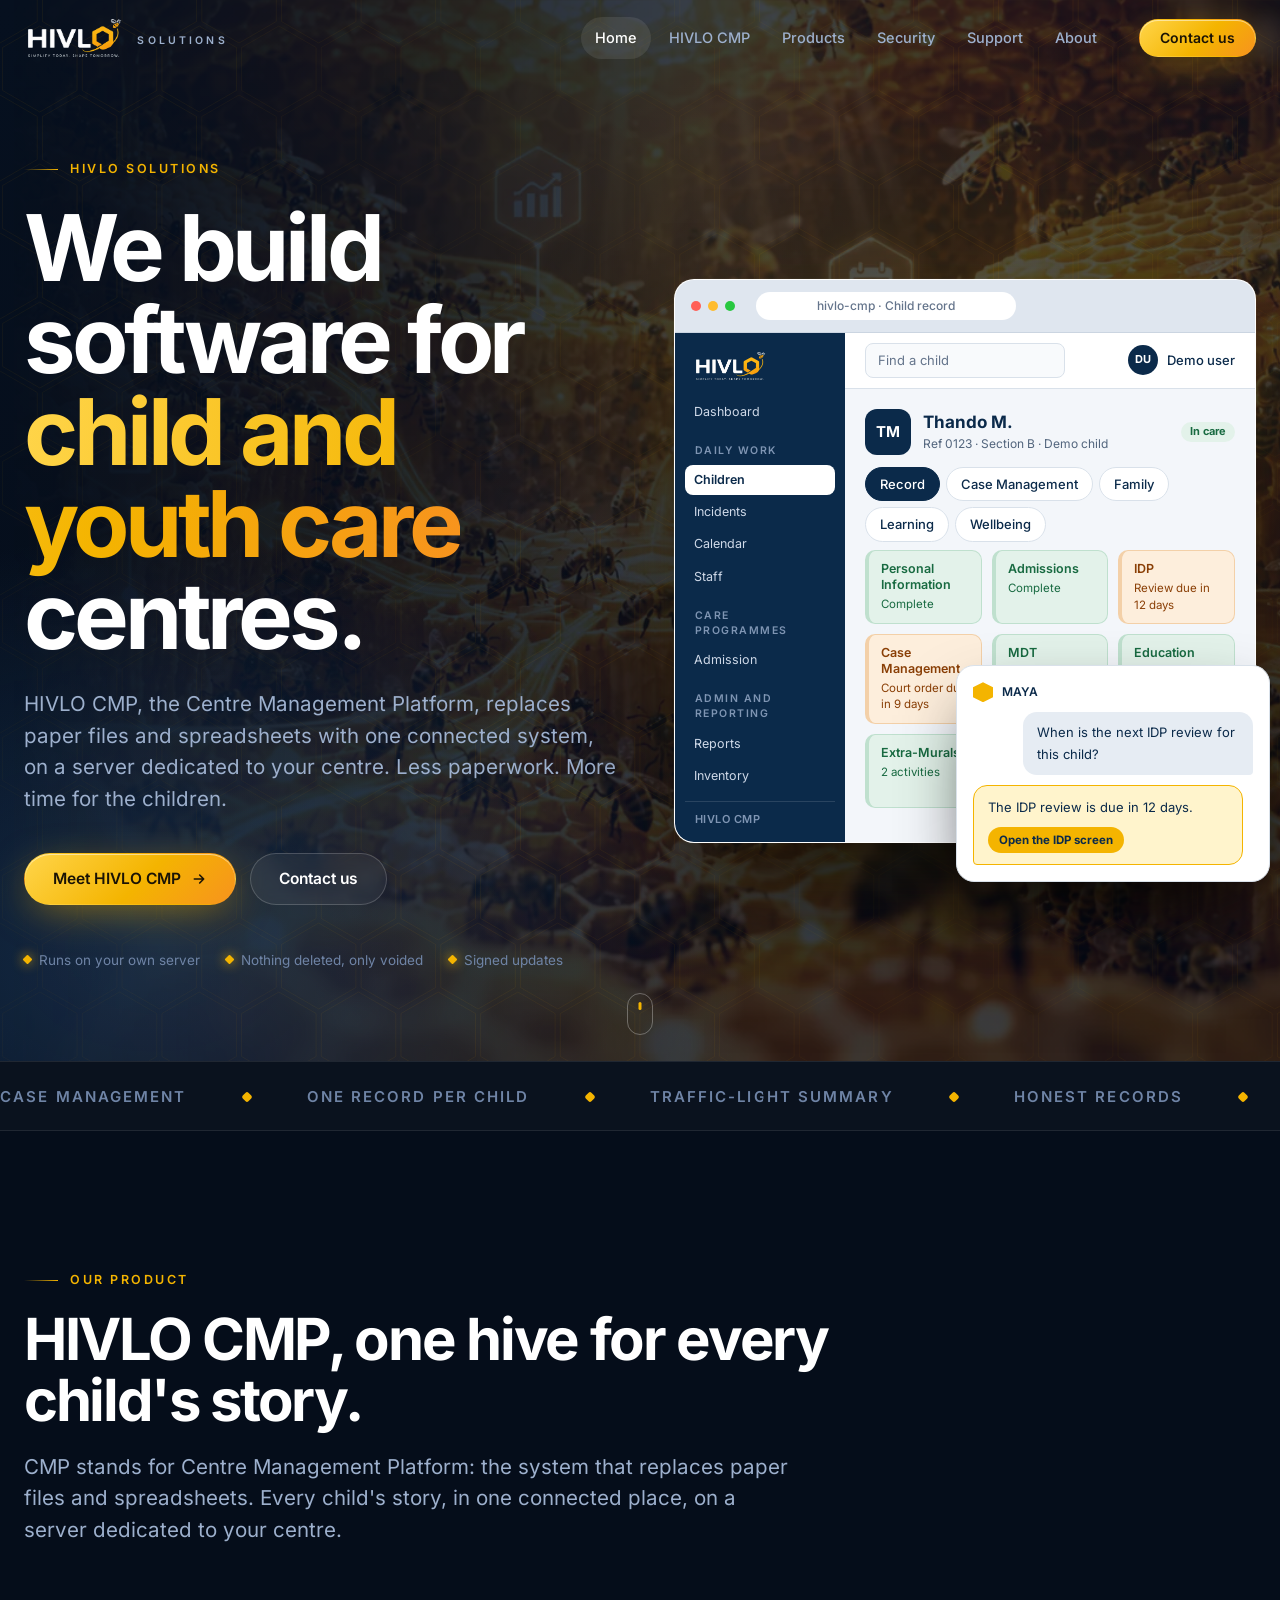
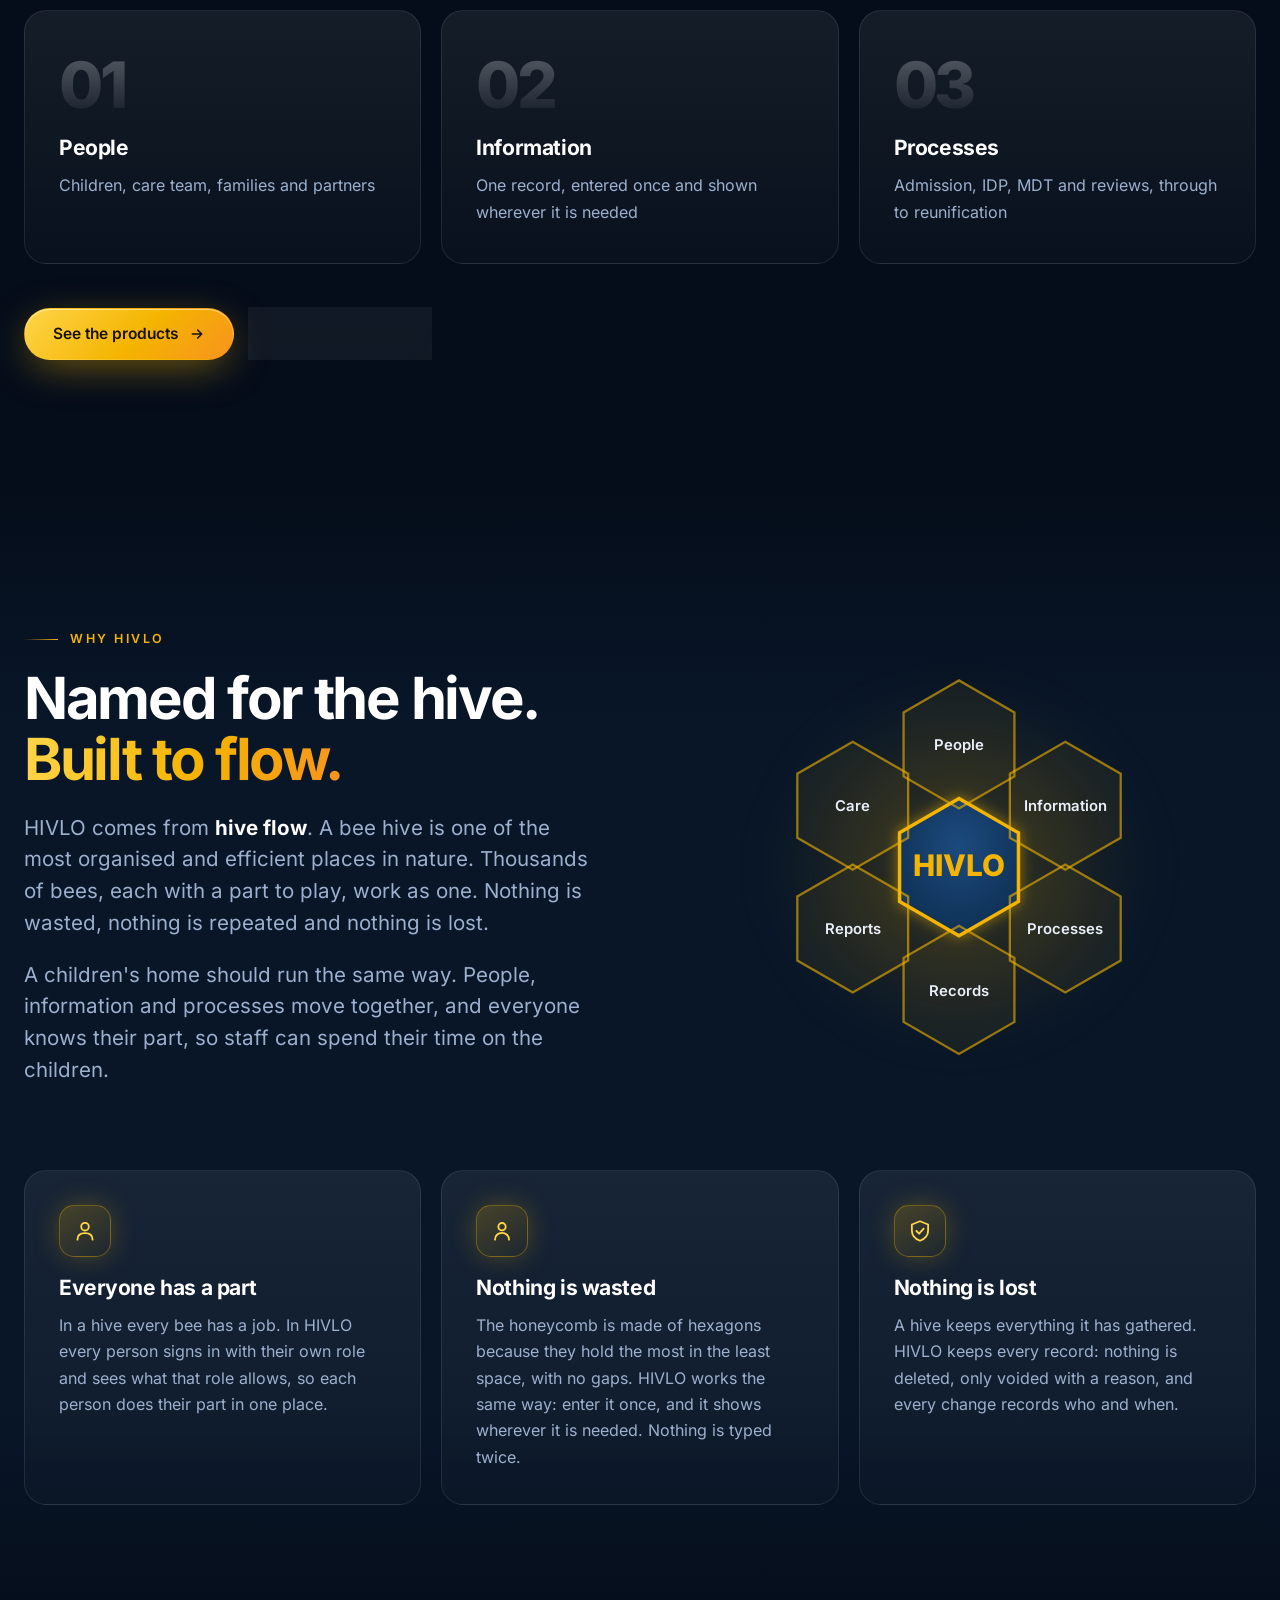
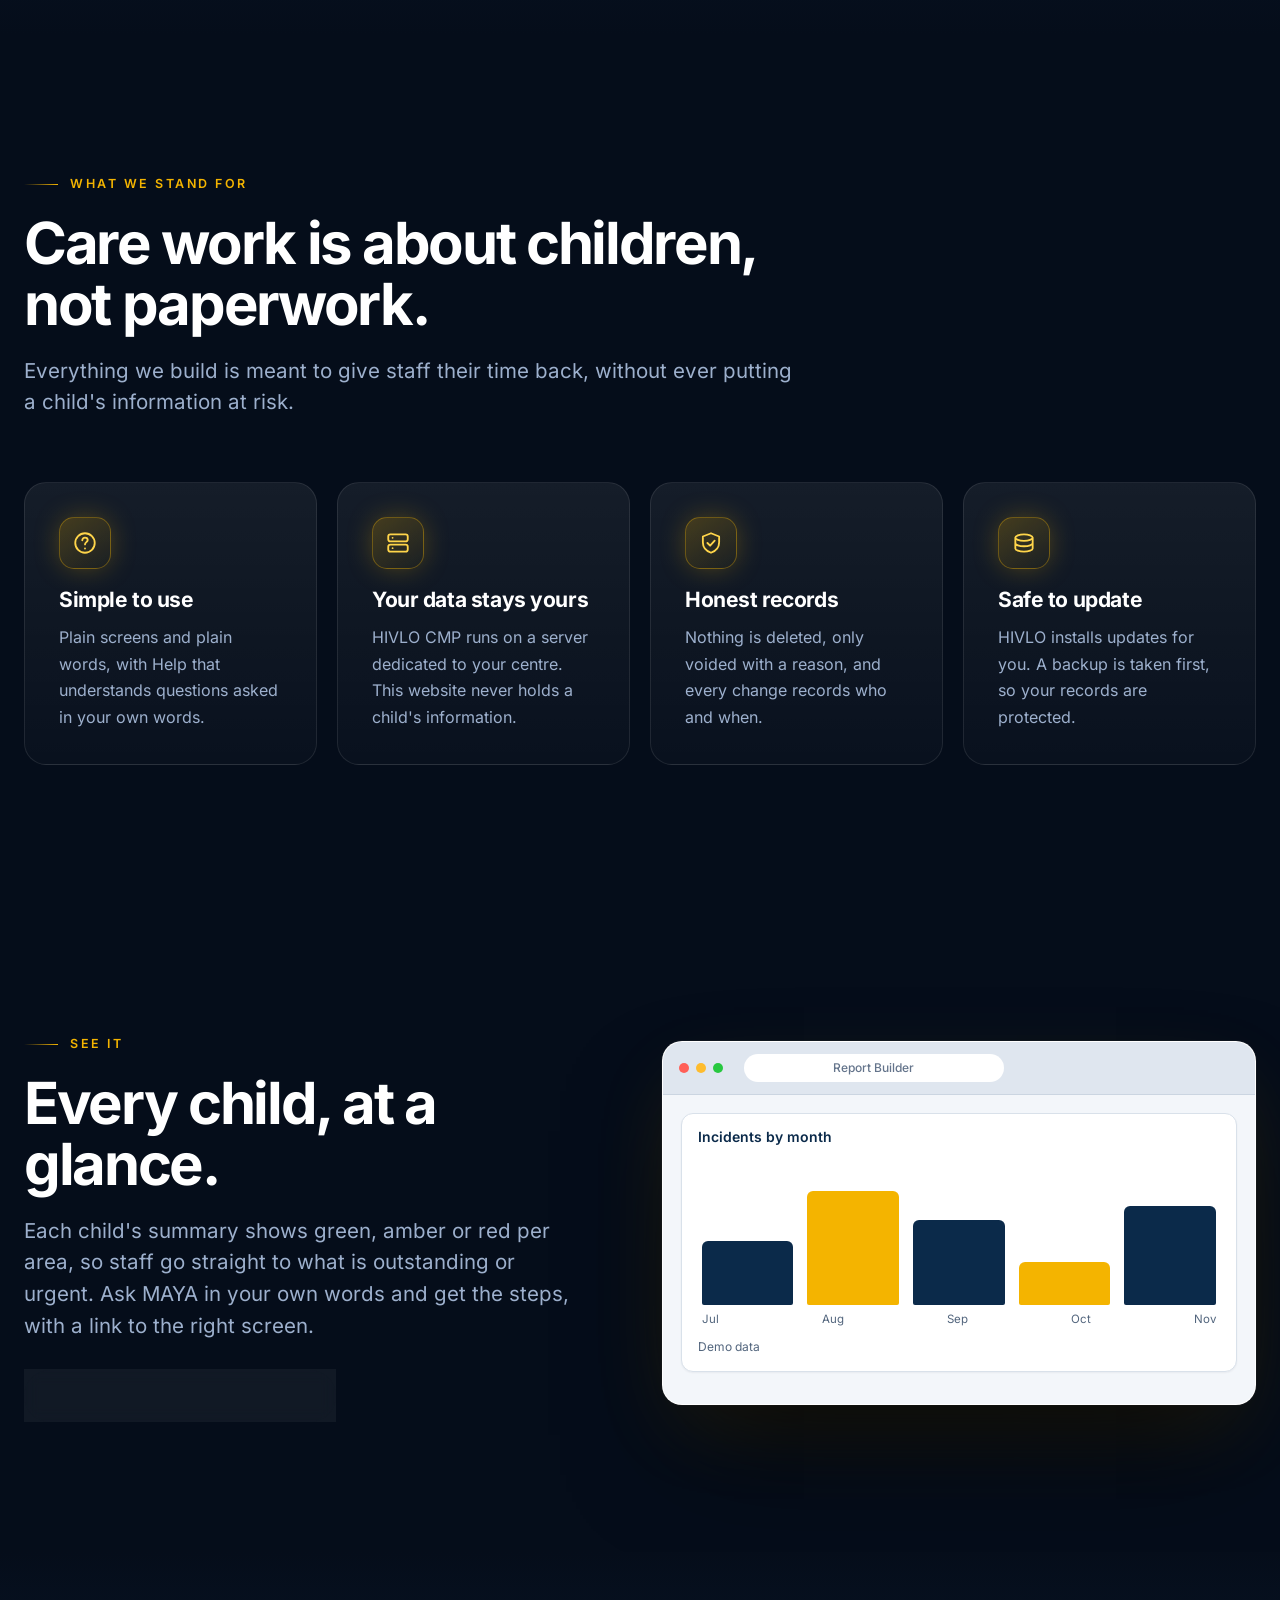
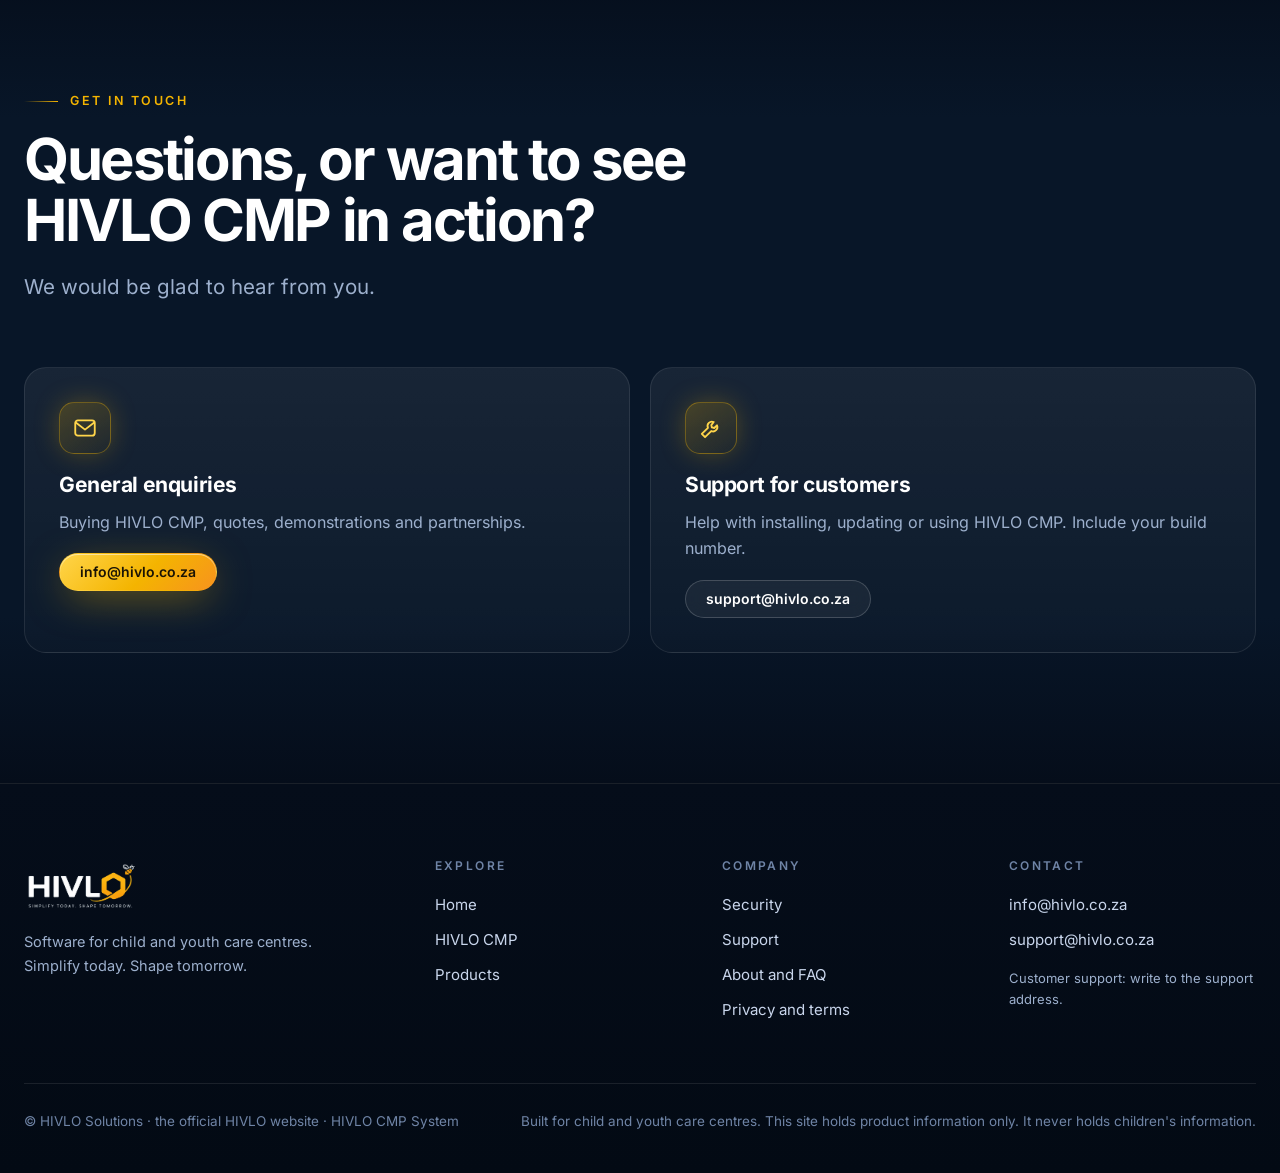
<file: index.html>
<!doctype html><html lang="en"><head><meta charset="utf-8"><meta name="viewport" content="width=device-width,initial-scale=1">
<title>HIVLO Solutions – software for child and youth care centres</title><meta name="description" content="HIVLO Solutions builds HIVLO CMP, the Centre Management Platform for child and youth care centres."><meta name="theme-color" content="#050d1a"><link rel="icon" type="image/png" sizes="32x32" href="assets/img/favicon-32.png"><link rel="apple-touch-icon" href="assets/img/favicon-180.png"><link rel="preload" href="assets/fonts/inter-latin-wght-normal.woff2" as="font" type="font/woff2" crossorigin><link rel="stylesheet" href="assets/site.css"></head><body>
<a href="#main" style="position:absolute;left:-999px" onfocus="this.style.left='12px';this.style.top='12px';this.style.zIndex=99;this.style.background='#F4B400';this.style.color='#000';this.style.padding='10px 16px';this.style.borderRadius='99px'">Skip to content</a>
<header class="nav"><div class="wrap"><a class="brand" href="index.html" aria-label="HIVLO Solutions, home"><img src="assets/img/hivlo-logo-reversed.png" alt="HIVLO" height="46"><small>SOLUTIONS</small></a>
<nav class="menu" id="menu" aria-label="Main"><a href="index.html" aria-current="page">Home</a><a href="cmp.html">HIVLO CMP</a><a href="download.html">Products</a><a href="security.html">Security</a><a href="support.html">Support</a><a href="about.html">About</a></nav><a class="btn primary sm" href="index.html#contact">Contact us</a>
<button class="burger" aria-label="Menu" aria-expanded="false" aria-controls="menu"><span></span></button></div></header><main id="main">
<section class="hero"><div class="photo"></div><canvas id="hexfield" aria-hidden="true"></canvas><div class="wrap grid2"><div>
<span class="eyebrow" data-r>HIVLO Solutions</span><h1 data-r style="--d:.08s">We build software for <span class="gold">child and youth care</span> centres.</h1>
<p class="lead" data-r style="--d:.16s">HIVLO CMP, the Centre Management Platform, replaces paper files and spreadsheets with one connected system, on a server dedicated to your centre. Less paperwork. More time for the children.</p>
<div class="btnrow" data-r style="--d:.24s"><a class="btn primary" href="cmp.html">Meet HIVLO CMP <svg viewBox="0 0 24 24" fill="none" stroke="currentColor" stroke-width="2.4" stroke-linecap="round" stroke-linejoin="round"><path d="M5 12h14M13 6l6 6-6 6"/></svg></a><a class="btn ghost" href="#contact">Contact us</a></div>
<div class="trust" data-r style="--d:.32s"><span><i></i>Runs on your own server</span><span><i></i>Nothing deleted, only voided</span><span><i></i>Signed updates</span></div></div>
<div class="stage" data-r style="--d:.2s;position:relative"><div class="stage"><div class="tilt"><div class="win hvwin" role="img" aria-label="Illustration of the HIVLO CMP child record Summary, with demo data"><div class="bar"><i></i><i></i><i></i><b>hivlo-cmp · Child record</b></div><div class="hv hv-app hv-mini"><aside class="hv-side"><div class="hv-logo"><img src="assets/img/hivlo-logo-reversed.png" alt="HIVLO CMP"></div><nav aria-label="HIVLO CMP preview menu"><span class="hv-it">Dashboard</span><div class="hv-grp">Daily work</div><span class="hv-it on">Children</span><span class="hv-it">Incidents</span><span class="hv-it">Calendar</span><span class="hv-it">Staff</span><div class="hv-grp">Care programmes</div><span class="hv-it">Admission</span><div class="hv-grp">Admin and reporting</div><span class="hv-it">Reports</span><span class="hv-it">Inventory</span></nav><div class="hv-foot"><div class="hv-bld">HIVLO CMP</div></div></aside><div class="hv-main"><div class="hv-top"><div class="hv-find">Find a child</div><div class="hv-user"><span class="hv-av">DU</span><span>Demo user</span></div></div><div class="hv-body"><div class="hv-pg"><div class="hv-chead"><div class="hv-who"><span class="hv-av big">TM</span><div><b>Thando M.</b><small>Ref 0123 · Section B · Demo child</small></div></div><span class="hv-b t">In care</span></div><div class="hv-grow"><span class="hv-gt on">Record</span><span class="hv-gt">Case Management</span><span class="hv-gt">Family</span><span class="hv-gt">Learning</span><span class="hv-gt">Wellbeing</span></div><div class="hv-blks"><div class="hv-blk t"><b>Personal Information</b><span>Complete</span></div><div class="hv-blk t"><b>Admissions</b><span>Complete</span></div><div class="hv-blk g"><b>IDP</b><span>Review due in 12 days</span></div><div class="hv-blk g"><b>Case Management</b><span>Court order due in 9 days</span></div><div class="hv-blk t"><b>MDT</b><span>Complete</span></div><div class="hv-blk t"><b>Education</b><span>Complete</span></div><div class="hv-blk t"><b>Extra-Murals</b><span>2 activities</span></div><div class="hv-blk g"><b>Medical</b><span>Follow-up booked</span></div><div class="hv-blk t"><b>Clothing Inventory</b><span>Complete</span></div></div></div></div></div><span class="demo" style="color:#64748b">Demo data</span></div></div></div></div><div class="float" style="right:-14px;bottom:-40px;max-width:330px" role="img" aria-label="Illustration of the MAYA assistant answering a question"><div class="chat"><div class="hd"><i></i>MAYA</div><div class="u">When is the next IDP review for this child?</div><div class="m">The IDP review is due in 12 days. <br><u>Open the IDP screen</u></div></div></div></div></div><div class="scrollcue" aria-hidden="true"></div></section>
<div class="marquee" aria-hidden="true"><div class="track"><span>Case management</span><span>One record per child</span><span>Traffic-light summary</span><span>Honest records</span><span>Inventory</span><span>Report Builder</span><span>MAYA assistant</span><span>Signed updates</span><span>Dedicated server</span><span>Case management</span><span>One record per child</span><span>Traffic-light summary</span><span>Honest records</span><span>Inventory</span><span>Report Builder</span><span>MAYA assistant</span><span>Signed updates</span><span>Dedicated server</span></div></div>
<section><div class="wrap"><div class="head " data-r><span class="eyebrow">Our product</span><h2>HIVLO CMP, one hive for every child's story.</h2><p class="lead">CMP stands for Centre Management Platform: the system that replaces paper files and spreadsheets. Every child's story, in one connected place, on a server dedicated to your centre.</p></div>
<div class="grid3">
<div class="glass pillar" data-r><div class="big">01</div><span class="dot" style="background:#F4B400;color:#F4B400"></span><h3>People</h3><p>Children, care team, families and partners</p></div>
<div class="glass pillar" data-r style="--d:.1s"><div class="big">02</div><span class="dot" style="background:#5f8fc8;color:#5f8fc8"></span><h3>Information</h3><p>One record, entered once and shown wherever it is needed</p></div>
<div class="glass pillar" data-r style="--d:.2s"><div class="big">03</div><span class="dot" style="background:#F7931E;color:#F7931E"></span><h3>Processes</h3><p>Admission, IDP, MDT and reviews, through to reunification</p></div></div>
<div class="btnrow" style="margin-top:44px" data-r><a class="btn primary" href="download.html">See the products <svg viewBox="0 0 24 24" fill="none" stroke="currentColor" stroke-width="2.4" stroke-linecap="round" stroke-linejoin="round"><path d="M5 12h14M13 6l6 6-6 6"/></svg></a><a class="btn ghost" href="cmp.html#flow">See how it works</a></div></div></section>
<section id="why" class="alt"><div class="wrap"><div class="split"><div data-r><span class="eyebrow">Why HIVLO</span><h2 style="margin:18px 0 22px">Named for the hive. <span class="gold">Built to flow.</span></h2>
<p class="lead" style="margin-bottom:18px">HIVLO comes from <strong style="color:#fff">hive flow</strong>. A bee hive is one of the most organised and efficient places in nature. Thousands of bees, each with a part to play, work as one. Nothing is wasted, nothing is repeated and nothing is lost.</p>
<p class="lead">A children's home should run the same way. People, information and processes move together, and everyone knows their part, so staff can spend their time on the children.</p></div>
<div data-r style="--d:.12s"><div class="stage" style="max-width:480px;margin-inline:auto"><svg viewBox="0 0 420 380" role="img" aria-label="A cluster of hexagons around HIVLO, like cells in a hive" style="width:100%;height:auto"><defs><radialGradient id="wg" cx="50%" cy="35%" r="80%"><stop offset="0" stop-color="#1c4a7e"/><stop offset="1" stop-color="#0b2a4a"/></radialGradient><filter id="wglow" x="-30%" y="-30%" width="160%" height="160%"><feGaussianBlur stdDeviation="6"/></filter></defs>
<polygon points="263.7,159.0 263.7,221.0 210.0,252.0 156.3,221.0 156.3,159.0 210.0,128.0" fill="#F4B400" filter="url(#wglow)" opacity=".5"/><polygon points="262.0,160.0 262.0,220.0 210.0,250.0 158.0,220.0 158.0,160.0 210.0,130.0" fill="url(#wg)" stroke="#F4B400" stroke-width="3"/><text x="210" y="198" text-anchor="middle" font-family="Inter,sans-serif" font-weight="800" font-size="26" fill="#F4B400">HIVLO</text><polygon points="258.5,54.6 258.5,110.6 210.0,138.6 161.5,110.6 161.5,54.6 210.0,26.6" fill="rgba(244,180,0,.06)" stroke="#F4B400" stroke-opacity=".6" stroke-width="2"/><text x="210.0" y="87.61284993072961" text-anchor="middle" font-family="Inter,sans-serif" font-weight="600" font-size="13" fill="#eaf0fa">People</text><polygon points="351.5,108.3 351.5,164.3 303.0,192.3 254.5,164.3 254.5,108.3 303.0,80.3" fill="rgba(244,180,0,.06)" stroke="#F4B400" stroke-opacity=".6" stroke-width="2"/><text x="303.0" y="141.3064249653648" text-anchor="middle" font-family="Inter,sans-serif" font-weight="600" font-size="13" fill="#eaf0fa">Information</text><polygon points="351.5,215.7 351.5,271.7 303.0,299.7 254.5,271.7 254.5,215.7 303.0,187.7" fill="rgba(244,180,0,.06)" stroke="#F4B400" stroke-opacity=".6" stroke-width="2"/><text x="303.0" y="248.6935750346352" text-anchor="middle" font-family="Inter,sans-serif" font-weight="600" font-size="13" fill="#eaf0fa">Processes</text><polygon points="258.5,269.4 258.5,325.4 210.0,353.4 161.5,325.4 161.5,269.4 210.0,241.4" fill="rgba(244,180,0,.06)" stroke="#F4B400" stroke-opacity=".6" stroke-width="2"/><text x="210.0" y="302.3871500692704" text-anchor="middle" font-family="Inter,sans-serif" font-weight="600" font-size="13" fill="#eaf0fa">Records</text><polygon points="165.5,215.7 165.5,271.7 117.0,299.7 68.5,271.7 68.5,215.7 117.0,187.7" fill="rgba(244,180,0,.06)" stroke="#F4B400" stroke-opacity=".6" stroke-width="2"/><text x="117.0" y="248.6935750346352" text-anchor="middle" font-family="Inter,sans-serif" font-weight="600" font-size="13" fill="#eaf0fa">Reports</text><polygon points="165.5,108.3 165.5,164.3 117.0,192.3 68.5,164.3 68.5,108.3 117.0,80.3" fill="rgba(244,180,0,.06)" stroke="#F4B400" stroke-opacity=".6" stroke-width="2"/><text x="117.0" y="141.30642496536478" text-anchor="middle" font-family="Inter,sans-serif" font-weight="600" font-size="13" fill="#eaf0fa">Care</text></svg></div></div></div>
<div class="grid3" style="margin-top:56px">
<div class="glass" data-r><span class="ico" aria-hidden="true"><svg viewBox="0 0 24 24"><circle cx="12" cy="8" r="3.500"/><path d="M5 20c0-4 3-6 7-6s7 2 7 6"/></svg></span><h3>Everyone has a part</h3><p>In a hive every bee has a job. In HIVLO every person signs in with their own role and sees what that role allows, so each person does their part in one place.</p></div>
<div class="glass" data-r style="--d:.08s"><span class="ico" aria-hidden="true"><svg viewBox="0 0 24 24"><circle cx="12" cy="8" r="3.4"/><path d="M5.5 20c0-3.8 2.9-6.2 6.5-6.2s6.5 2.4 6.5 6.2"/></svg></span><h3>Nothing is wasted</h3><p>The honeycomb is made of hexagons because they hold the most in the least space, with no gaps. HIVLO works the same way: enter it once, and it shows wherever it is needed. Nothing is typed twice.</p></div>
<div class="glass" data-r style="--d:.16s"><span class="ico" aria-hidden="true"><svg viewBox="0 0 24 24"><path d="M12 3 4.5 6v5.5c0 4.600 3.100 7.800 7.500 9.500 4.400-1.700 7.500-4.900 7.500-9.500V6z"/><path d="m8.700 12 2.500 2.500 4.200-4.600"/></svg></span><h3>Nothing is lost</h3><p>A hive keeps everything it has gathered. HIVLO keeps every record: nothing is deleted, only voided with a reason, and every change records who and when.</p></div></div></div></section>
<section><div class="wrap"><div class="head " data-r><span class="eyebrow">What we stand for</span><h2>Care work is about children, not paperwork.</h2><p class="lead">Everything we build is meant to give staff their time back, without ever putting a child's information at risk.</p></div>
<div class="grid4"><div class="glass " data-r style="--d:0s"><span class="ico" aria-hidden="true"><svg viewBox="0 0 24 24"><circle cx="12" cy="12" r="9"/><path d="M9.500 9.500c0-1.500 1.100-2.500 2.500-2.500s2.500 1 2.500 2.300c0 1.800-2.500 2-2.500 4M12 17v.1"/></svg></span><h3>Simple to use</h3><p>Plain screens and plain words, with Help that understands questions asked in your own words.</p></div><div class="glass " data-r style="--d:0.08s"><span class="ico" aria-hidden="true"><svg viewBox="0 0 24 24"><rect x="3" y="4" width="18" height="6.500" rx="2"/><rect x="3" y="13.500" width="18" height="6.500" rx="2"/><path d="M7 7.250h.01M7 16.750h.01"/></svg></span><h3>Your data stays yours</h3><p>HIVLO CMP runs on a server dedicated to your centre. This website never holds a child's information.</p></div><div class="glass " data-r style="--d:0.16s"><span class="ico" aria-hidden="true"><svg viewBox="0 0 24 24"><path d="M12 3 4.5 6v5.5c0 4.600 3.100 7.800 7.500 9.500 4.400-1.700 7.500-4.900 7.500-9.500V6z"/><path d="m8.700 12 2.500 2.500 4.200-4.600"/></svg></span><h3>Honest records</h3><p>Nothing is deleted, only voided with a reason, and every change records who and when.</p></div><div class="glass " data-r style="--d:0.24s"><span class="ico" aria-hidden="true"><svg viewBox="0 0 24 24"><path d="M4 7c0-1.700 3.600-3 8-3s8 1.300 8 3-3.600 3-8 3-8-1.300-8-3zM4 7v5c0 1.700 3.600 3 8 3s8-1.300 8-3V7M4 12v5c0 1.700 3.600 3 8 3s8-1.300 8-3v-5"/></svg></span><h3>Safe to update</h3><p>HIVLO installs updates for you. A backup is taken first, so your records are protected.</p></div></div></div></section>
<section><div class="wrap"><div class="split"><div data-r><div class="head" style="margin-bottom:0"><span class="eyebrow">See it</span><h2>Every child, at a glance.</h2></div><p class="lead">Each child's summary shows green, amber or red per area, so staff go straight to what is outstanding or urgent. Ask MAYA in your own words and get the steps, with a link to the right screen.</p><a class="btn ghost" href="cmp.html">Explore what HIVLO CMP does <svg viewBox="0 0 24 24" fill="none" stroke="currentColor" stroke-width="2.4" stroke-linecap="round" stroke-linejoin="round"><path d="M5 12h14M13 6l6 6-6 6"/></svg></a></div>
<div data-r style="--d:.15s;position:relative"><div class="win hvwin" role="img" aria-label="Illustration of the Report Builder with demo data"><div class="bar"><i></i><i></i><i></i><b>Report Builder</b></div><div class="hv hv-solo"><div class="hv-card"><h4>Incidents by month</h4><div class="hv-chart"><i style="height:45%"></i><i style="height:80%"></i><i style="height:60%"></i><i style="height:30%"></i><i style="height:70%"></i></div><div class="hv-leg"><span>Jul</span><span>Aug</span><span>Sep</span><span>Oct</span><span>Nov</span></div><p class="hv-hint">Demo data</p></div></div></div></div></div></div></section>
<section id="contact" class="alt"><div class="wrap"><div class="head " data-r><span class="eyebrow">Get in touch</span><h2>Questions, or want to see HIVLO CMP in action?</h2><p class="lead">We would be glad to hear from you.</p></div>
<div class="grid2c"><div class="glass" data-r><span class="ico" aria-hidden="true"><svg viewBox="0 0 24 24"><rect x="3" y="5" width="18" height="14" rx="2.500"/><path d="m3.500 7 8.500 6.500L20.500 7"/></svg></span><h3>General enquiries</h3><p>Buying HIVLO CMP, quotes, demonstrations and partnerships.</p><p style="margin-top:18px"><a class="btn primary sm" href="mailto:info@hivlo.co.za">info@hivlo.co.za</a></p></div>
<div class="glass" data-r style="--d:.1s"><span class="ico" aria-hidden="true"><svg viewBox="0 0 24 24"><path d="M14.500 6.500a4 4 0 0 0-5.300 5.300L3.500 17.500l3 3 5.700-5.700a4 4 0 0 0 5.300-5.300l-2.500 2.500-2.200-.5-.5-2.200z"/></svg></span><h3>Support for customers</h3><p>Help with installing, updating or using HIVLO CMP. Include your build number.</p><p style="margin-top:18px"><a class="btn ghost sm" href="mailto:support@hivlo.co.za">support@hivlo.co.za</a></p></div></div></div></section>
</main><footer><div class="wrap"><div class="fgrid"><div><img src="assets/img/hivlo-logo-reversed.png" alt="HIVLO Solutions" height="52"><p>Software for child and youth care centres. Simplify today. Shape tomorrow.</p></div>
<div><h4>Explore</h4><a href="index.html">Home</a><a href="cmp.html">HIVLO CMP</a><a href="download.html">Products</a></div>
<div><h4>Company</h4><a href="security.html">Security</a><a href="support.html">Support</a><a href="about.html">About and FAQ</a><a href="legal.html">Privacy and terms</a></div>
<div><h4>Contact</h4><a href="mailto:info@hivlo.co.za">info@hivlo.co.za</a><a href="mailto:support@hivlo.co.za">support@hivlo.co.za</a><p style="margin-top:10px;font-size:13px">Customer support: write to the support address.</p></div></div>
<div class="legal"><span>© HIVLO Solutions · the official HIVLO website · HIVLO CMP System</span><span>Built for child and youth care centres. This site holds product information only. It never holds children's information.</span></div></div></footer>
<script src="assets/site.js"></script></body></html>
</file>
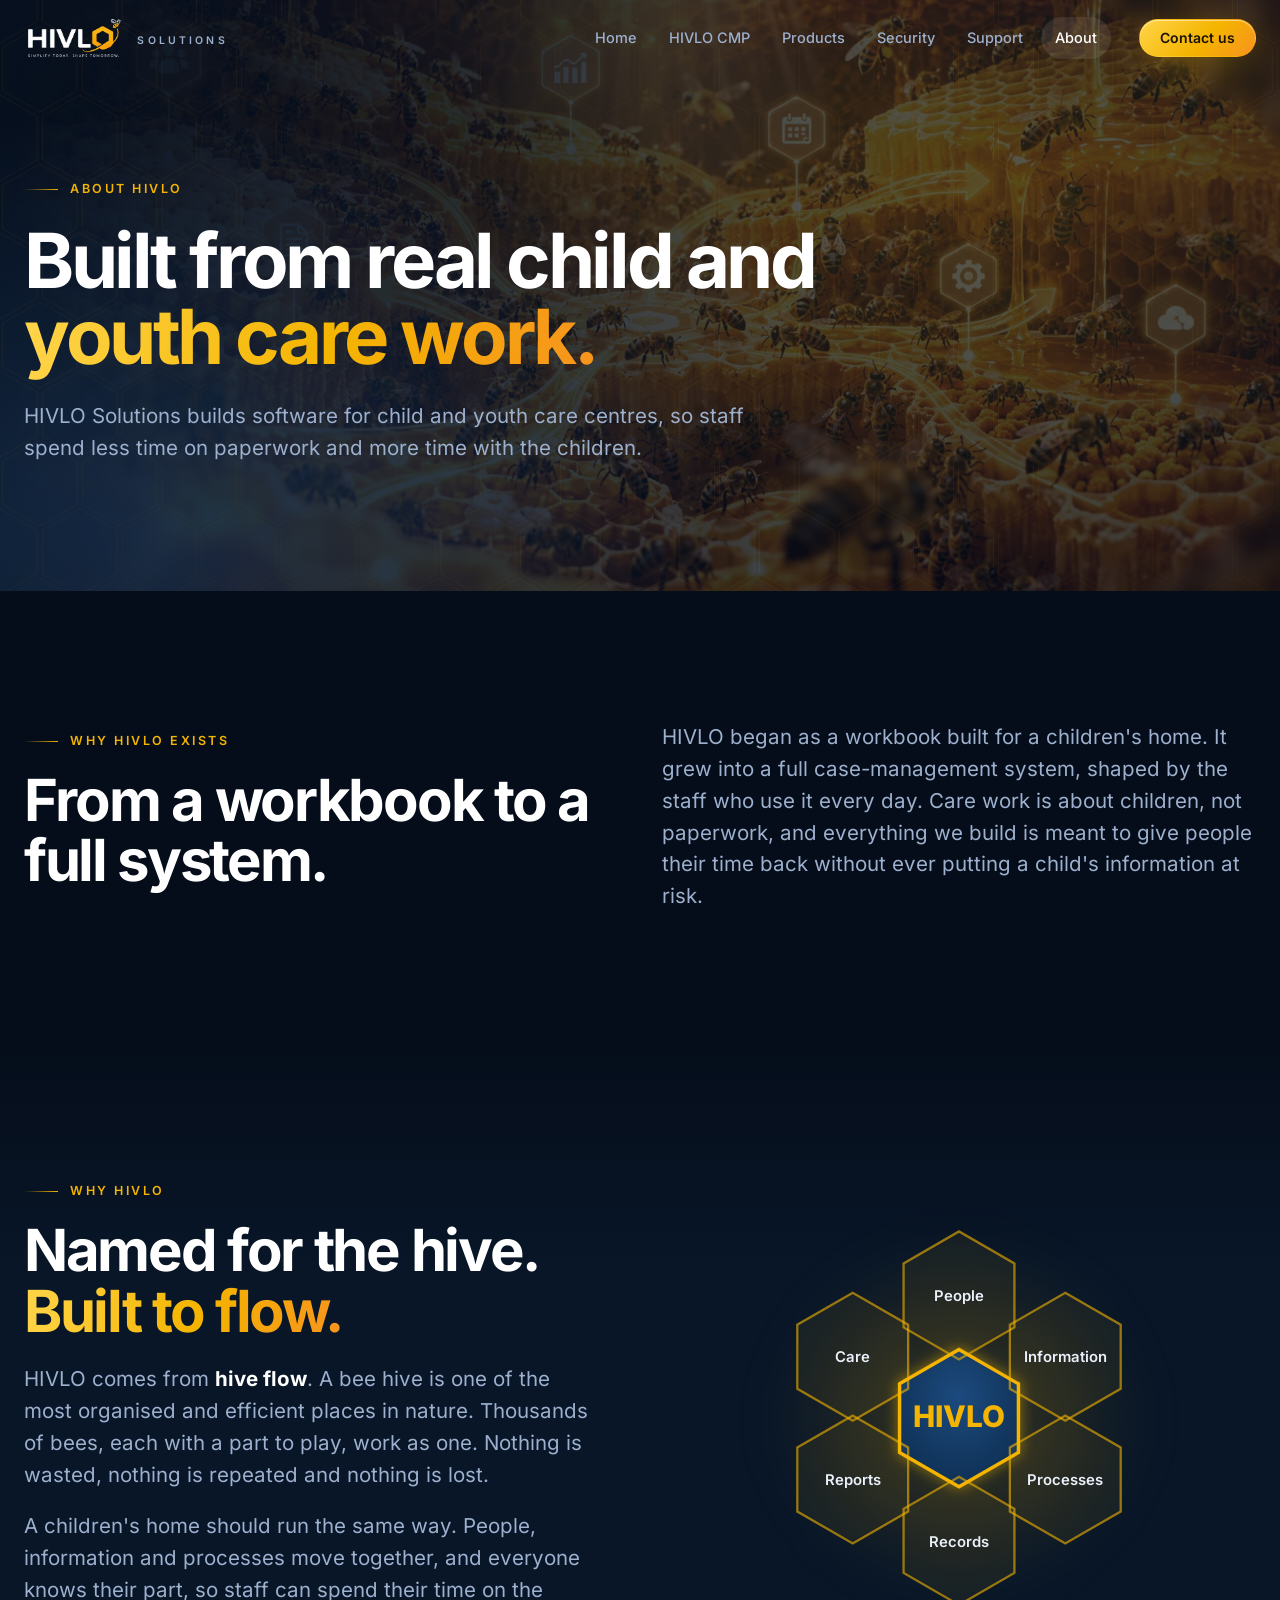
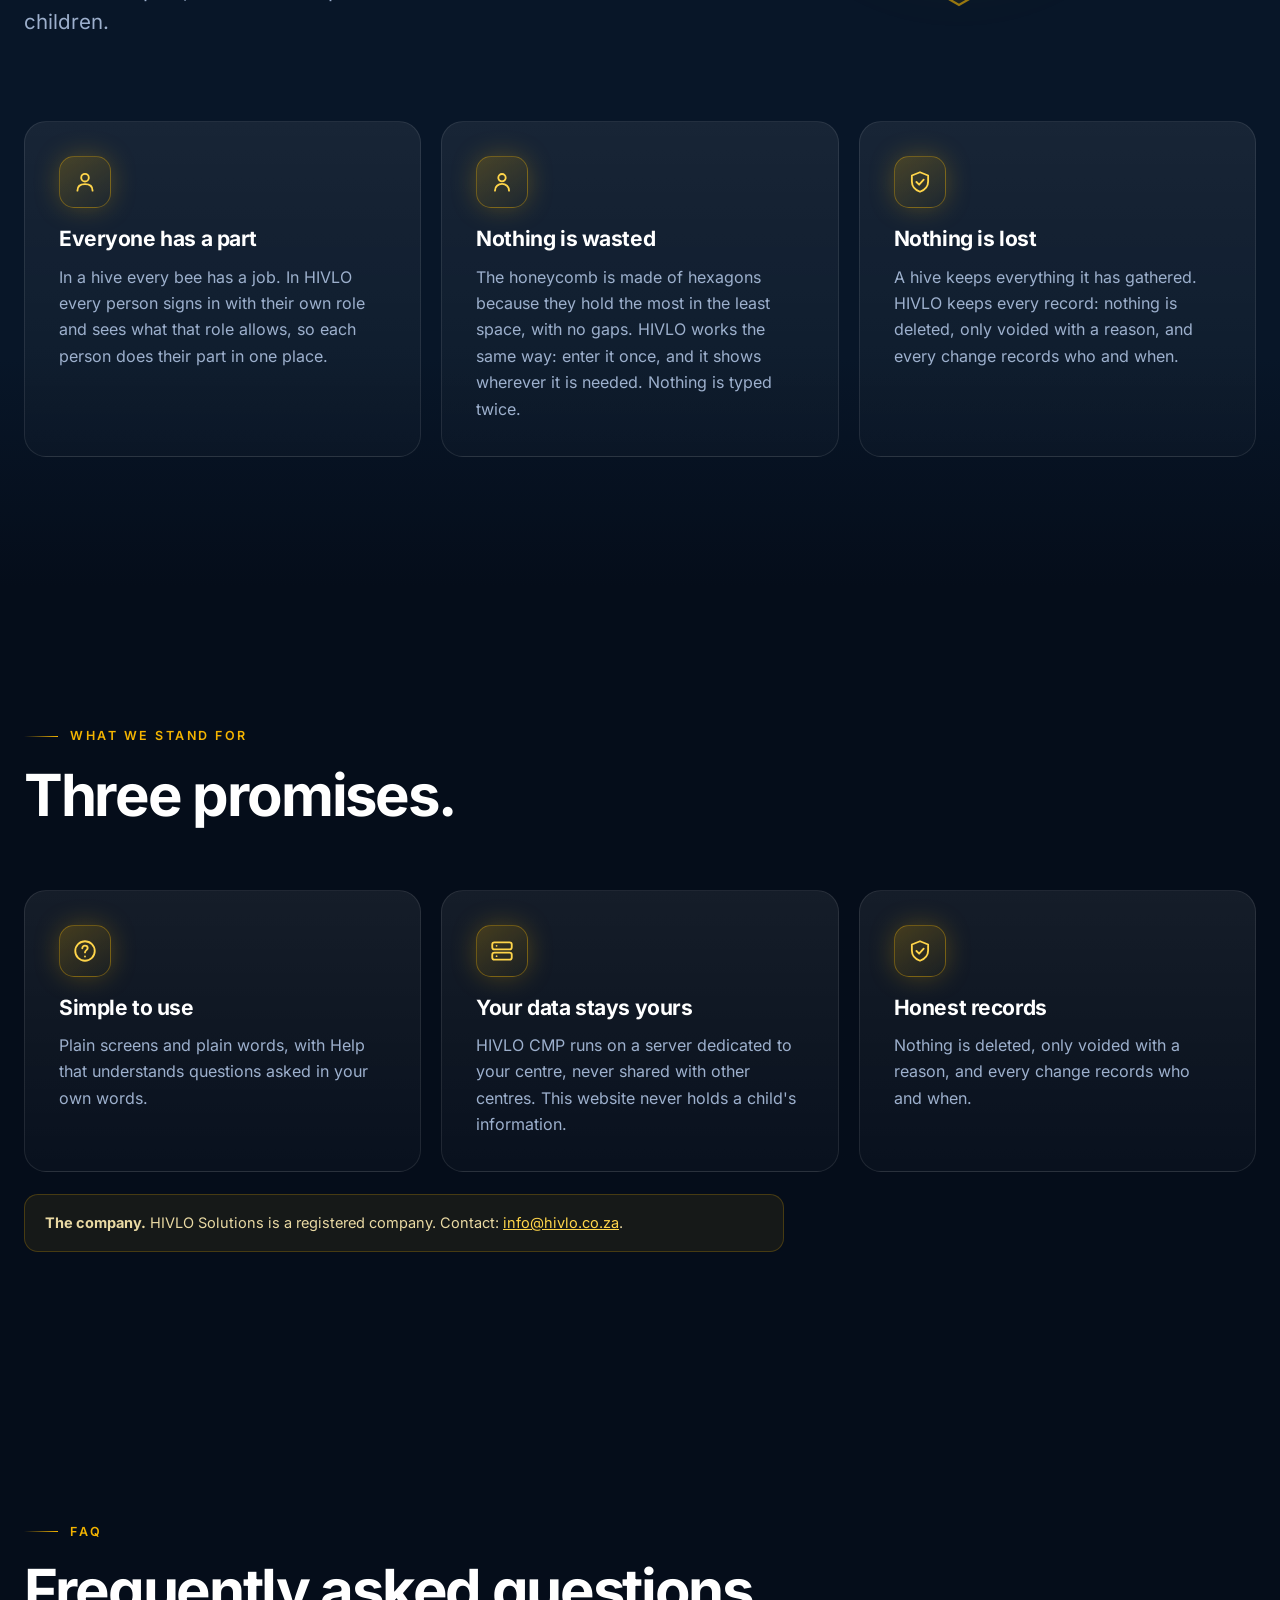
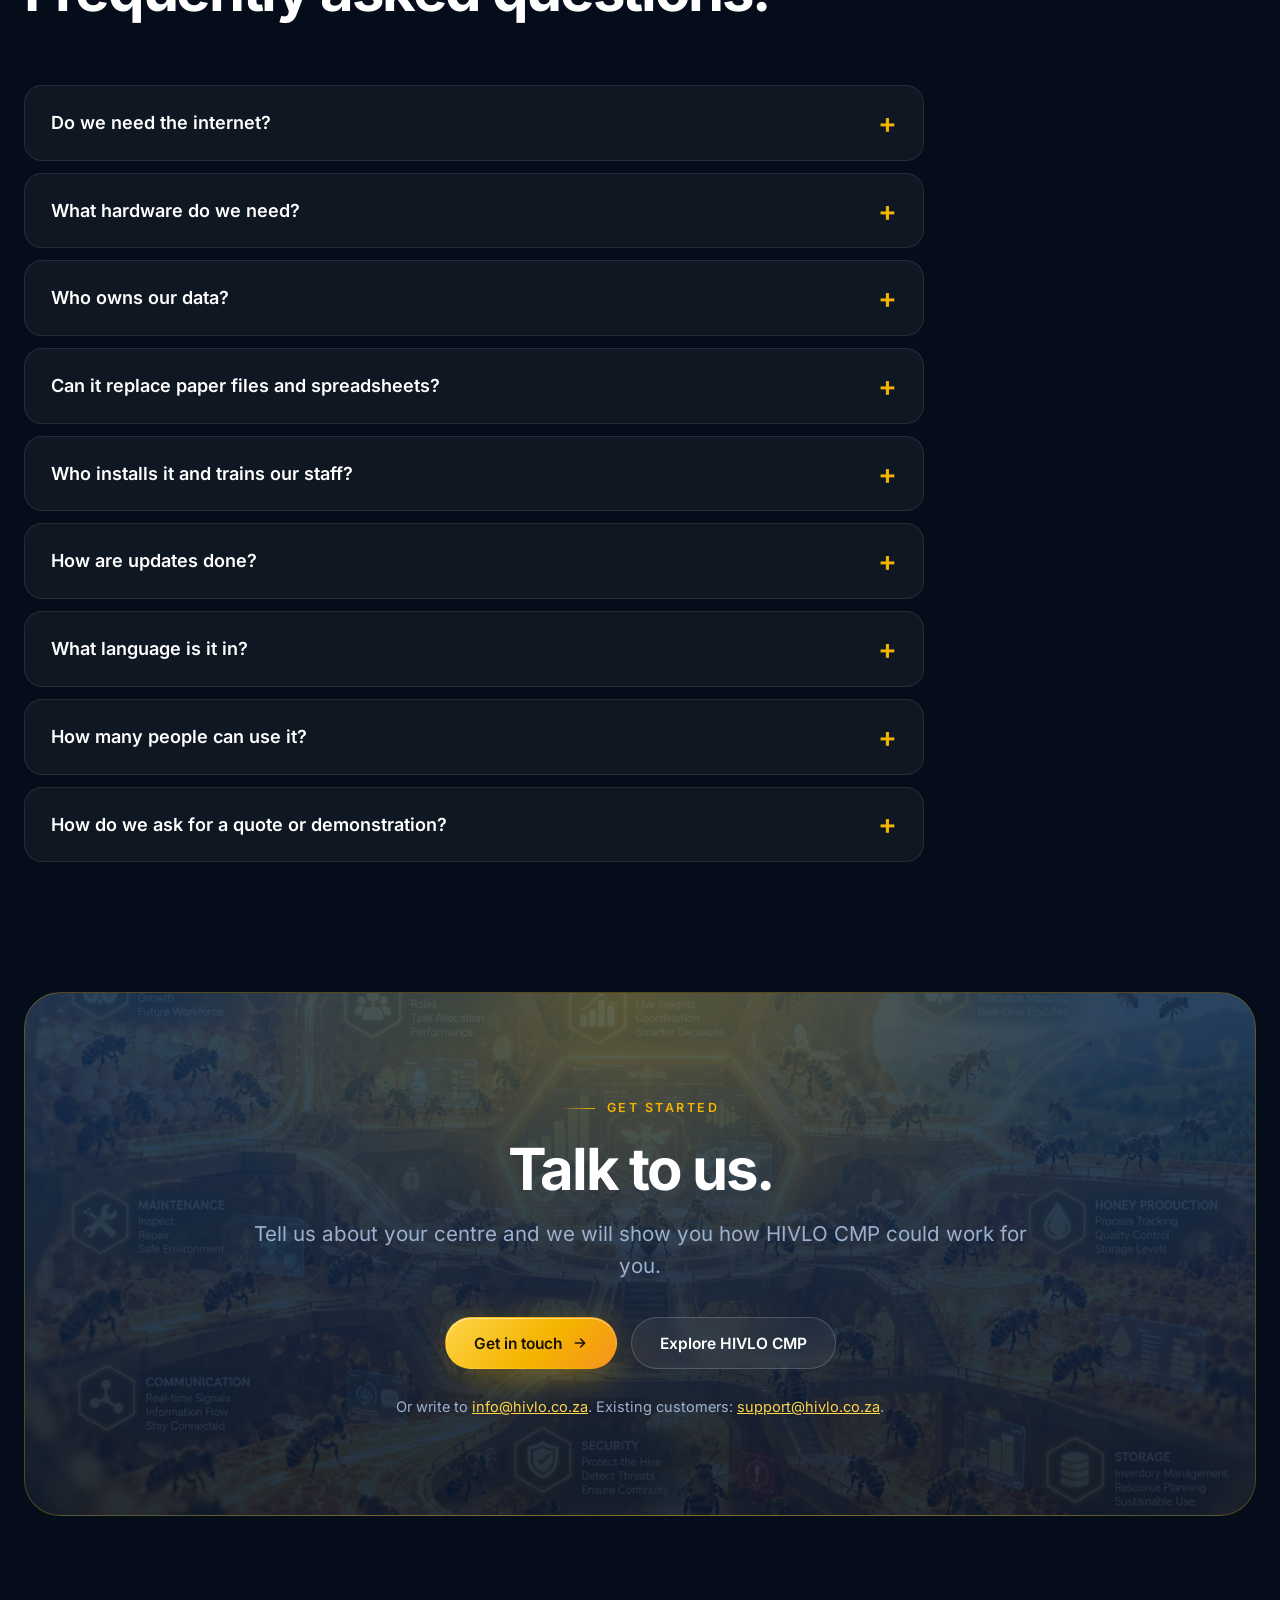
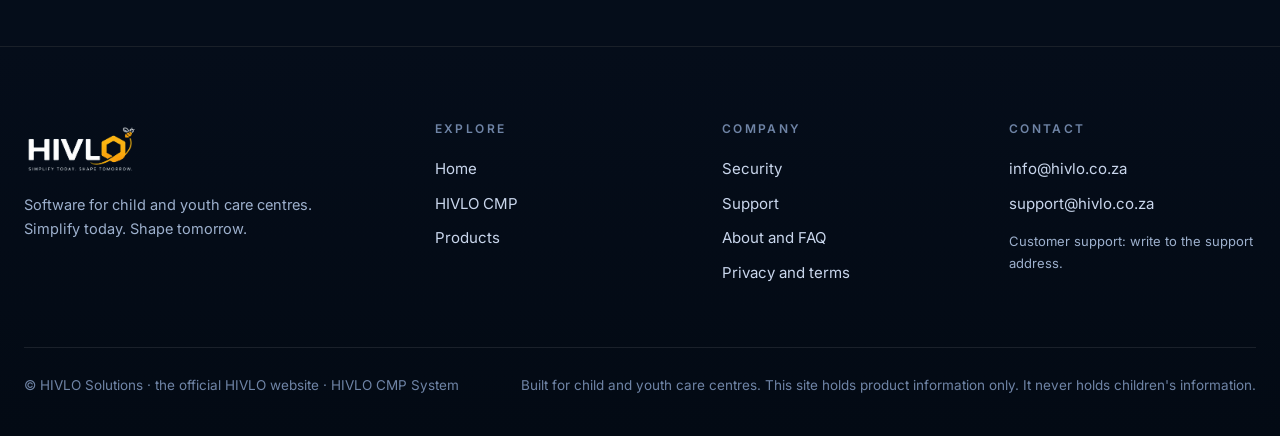
<file: about.html>
<!doctype html><html lang="en"><head><meta charset="utf-8"><meta name="viewport" content="width=device-width,initial-scale=1">
<title>About – HIVLO Solutions</title><meta name="description" content="About HIVLO Solutions and answers to common questions."><meta name="theme-color" content="#050d1a"><link rel="icon" type="image/png" sizes="32x32" href="assets/img/favicon-32.png"><link rel="apple-touch-icon" href="assets/img/favicon-180.png"><link rel="preload" href="assets/fonts/inter-latin-wght-normal.woff2" as="font" type="font/woff2" crossorigin><link rel="stylesheet" href="assets/site.css"></head><body>
<a href="#main" style="position:absolute;left:-999px" onfocus="this.style.left='12px';this.style.top='12px';this.style.zIndex=99;this.style.background='#F4B400';this.style.color='#000';this.style.padding='10px 16px';this.style.borderRadius='99px'">Skip to content</a>
<header class="nav"><div class="wrap"><a class="brand" href="index.html" aria-label="HIVLO Solutions, home"><img src="assets/img/hivlo-logo-reversed.png" alt="HIVLO" height="46"><small>SOLUTIONS</small></a>
<nav class="menu" id="menu" aria-label="Main"><a href="index.html">Home</a><a href="cmp.html">HIVLO CMP</a><a href="download.html">Products</a><a href="security.html">Security</a><a href="support.html">Support</a><a href="about.html" aria-current="page">About</a></nav><a class="btn primary sm" href="index.html#contact">Contact us</a>
<button class="burger" aria-label="Menu" aria-expanded="false" aria-controls="menu"><span></span></button></div></header><main id="main"><section class="hero page"><div class="photo"></div><canvas id="hexfield" aria-hidden="true"></canvas><div class="wrap"><div style="max-width:900px"><span class="eyebrow" data-r>About HIVLO</span><h1 data-r style="--d:.08s">Built from real child and <span class="gold">youth care work.</span></h1><p class="lead" data-r style="--d:.16s">HIVLO Solutions builds software for child and youth care centres, so staff spend less time on paperwork and more time with the children.</p></div></div></section>
<section><div class="wrap"><div class="split"><div data-r><div class="head" style="margin-bottom:0"><span class="eyebrow">Why HIVLO exists</span><h2>From a workbook to a full system.</h2></div></div><p class="lead" data-r style="--d:.1s;margin:0">HIVLO began as a workbook built for a children's home. It grew into a full case-management system, shaped by the staff who use it every day. Care work is about children, not paperwork, and everything we build is meant to give people their time back without ever putting a child's information at risk.</p></div></div></section>
<section id="why" class="alt"><div class="wrap"><div class="split"><div data-r><span class="eyebrow">Why HIVLO</span><h2 style="margin:18px 0 22px">Named for the hive. <span class="gold">Built to flow.</span></h2>
<p class="lead" style="margin-bottom:18px">HIVLO comes from <strong style="color:#fff">hive flow</strong>. A bee hive is one of the most organised and efficient places in nature. Thousands of bees, each with a part to play, work as one. Nothing is wasted, nothing is repeated and nothing is lost.</p>
<p class="lead">A children's home should run the same way. People, information and processes move together, and everyone knows their part, so staff can spend their time on the children.</p></div>
<div data-r style="--d:.12s"><div class="stage" style="max-width:480px;margin-inline:auto"><svg viewBox="0 0 420 380" role="img" aria-label="A cluster of hexagons around HIVLO, like cells in a hive" style="width:100%;height:auto"><defs><radialGradient id="wg" cx="50%" cy="35%" r="80%"><stop offset="0" stop-color="#1c4a7e"/><stop offset="1" stop-color="#0b2a4a"/></radialGradient><filter id="wglow" x="-30%" y="-30%" width="160%" height="160%"><feGaussianBlur stdDeviation="6"/></filter></defs>
<polygon points="263.7,159.0 263.7,221.0 210.0,252.0 156.3,221.0 156.3,159.0 210.0,128.0" fill="#F4B400" filter="url(#wglow)" opacity=".5"/><polygon points="262.0,160.0 262.0,220.0 210.0,250.0 158.0,220.0 158.0,160.0 210.0,130.0" fill="url(#wg)" stroke="#F4B400" stroke-width="3"/><text x="210" y="198" text-anchor="middle" font-family="Inter,sans-serif" font-weight="800" font-size="26" fill="#F4B400">HIVLO</text><polygon points="258.5,54.6 258.5,110.6 210.0,138.6 161.5,110.6 161.5,54.6 210.0,26.6" fill="rgba(244,180,0,.06)" stroke="#F4B400" stroke-opacity=".6" stroke-width="2"/><text x="210.0" y="87.61284993072961" text-anchor="middle" font-family="Inter,sans-serif" font-weight="600" font-size="13" fill="#eaf0fa">People</text><polygon points="351.5,108.3 351.5,164.3 303.0,192.3 254.5,164.3 254.5,108.3 303.0,80.3" fill="rgba(244,180,0,.06)" stroke="#F4B400" stroke-opacity=".6" stroke-width="2"/><text x="303.0" y="141.3064249653648" text-anchor="middle" font-family="Inter,sans-serif" font-weight="600" font-size="13" fill="#eaf0fa">Information</text><polygon points="351.5,215.7 351.5,271.7 303.0,299.7 254.5,271.7 254.5,215.7 303.0,187.7" fill="rgba(244,180,0,.06)" stroke="#F4B400" stroke-opacity=".6" stroke-width="2"/><text x="303.0" y="248.6935750346352" text-anchor="middle" font-family="Inter,sans-serif" font-weight="600" font-size="13" fill="#eaf0fa">Processes</text><polygon points="258.5,269.4 258.5,325.4 210.0,353.4 161.5,325.4 161.5,269.4 210.0,241.4" fill="rgba(244,180,0,.06)" stroke="#F4B400" stroke-opacity=".6" stroke-width="2"/><text x="210.0" y="302.3871500692704" text-anchor="middle" font-family="Inter,sans-serif" font-weight="600" font-size="13" fill="#eaf0fa">Records</text><polygon points="165.5,215.7 165.5,271.7 117.0,299.7 68.5,271.7 68.5,215.7 117.0,187.7" fill="rgba(244,180,0,.06)" stroke="#F4B400" stroke-opacity=".6" stroke-width="2"/><text x="117.0" y="248.6935750346352" text-anchor="middle" font-family="Inter,sans-serif" font-weight="600" font-size="13" fill="#eaf0fa">Reports</text><polygon points="165.5,108.3 165.5,164.3 117.0,192.3 68.5,164.3 68.5,108.3 117.0,80.3" fill="rgba(244,180,0,.06)" stroke="#F4B400" stroke-opacity=".6" stroke-width="2"/><text x="117.0" y="141.30642496536478" text-anchor="middle" font-family="Inter,sans-serif" font-weight="600" font-size="13" fill="#eaf0fa">Care</text></svg></div></div></div>
<div class="grid3" style="margin-top:56px">
<div class="glass" data-r><span class="ico" aria-hidden="true"><svg viewBox="0 0 24 24"><circle cx="12" cy="8" r="3.500"/><path d="M5 20c0-4 3-6 7-6s7 2 7 6"/></svg></span><h3>Everyone has a part</h3><p>In a hive every bee has a job. In HIVLO every person signs in with their own role and sees what that role allows, so each person does their part in one place.</p></div>
<div class="glass" data-r style="--d:.08s"><span class="ico" aria-hidden="true"><svg viewBox="0 0 24 24"><circle cx="12" cy="8" r="3.4"/><path d="M5.5 20c0-3.8 2.9-6.2 6.5-6.2s6.5 2.4 6.5 6.2"/></svg></span><h3>Nothing is wasted</h3><p>The honeycomb is made of hexagons because they hold the most in the least space, with no gaps. HIVLO works the same way: enter it once, and it shows wherever it is needed. Nothing is typed twice.</p></div>
<div class="glass" data-r style="--d:.16s"><span class="ico" aria-hidden="true"><svg viewBox="0 0 24 24"><path d="M12 3 4.5 6v5.5c0 4.600 3.100 7.800 7.500 9.500 4.400-1.700 7.500-4.900 7.500-9.500V6z"/><path d="m8.700 12 2.500 2.500 4.200-4.600"/></svg></span><h3>Nothing is lost</h3><p>A hive keeps everything it has gathered. HIVLO keeps every record: nothing is deleted, only voided with a reason, and every change records who and when.</p></div></div></div></section>
<section><div class="wrap"><div class="head " data-r><span class="eyebrow">What we stand for</span><h2>Three promises.</h2></div><div class="grid3"><div class="glass " data-r style="--d:0s"><span class="ico" aria-hidden="true"><svg viewBox="0 0 24 24"><circle cx="12" cy="12" r="9"/><path d="M9.500 9.500c0-1.500 1.100-2.500 2.500-2.500s2.500 1 2.500 2.300c0 1.800-2.500 2-2.500 4M12 17v.1"/></svg></span><h3>Simple to use</h3><p>Plain screens and plain words, with Help that understands questions asked in your own words.</p></div><div class="glass " data-r style="--d:0.08s"><span class="ico" aria-hidden="true"><svg viewBox="0 0 24 24"><rect x="3" y="4" width="18" height="6.500" rx="2"/><rect x="3" y="13.500" width="18" height="6.500" rx="2"/><path d="M7 7.250h.01M7 16.750h.01"/></svg></span><h3>Your data stays yours</h3><p>HIVLO CMP runs on a server dedicated to your centre, never shared with other centres. This website never holds a child's information.</p></div><div class="glass " data-r style="--d:0.16s"><span class="ico" aria-hidden="true"><svg viewBox="0 0 24 24"><path d="M12 3 4.5 6v5.5c0 4.600 3.100 7.800 7.500 9.500 4.400-1.700 7.500-4.900 7.500-9.500V6z"/><path d="m8.700 12 2.500 2.500 4.200-4.600"/></svg></span><h3>Honest records</h3><p>Nothing is deleted, only voided with a reason, and every change records who and when.</p></div></div>
<p class="note" data-r style="max-width:760px"><strong>The company.</strong> HIVLO Solutions is a registered company. Contact: <a href="mailto:info@hivlo.co.za" style="color:var(--gold2)">info@hivlo.co.za</a>.</p></div></section>
<section id="faq"><div class="wrap"><div class="head " data-r><span class="eyebrow">FAQ</span><h2>Frequently asked questions.</h2></div><div class="faq"><details data-r><summary>Do we need the internet?</summary><p>Your team uses HIVLO from a web browser. How the server is set up is agreed with you, and our technicians take care of it.</p></details><details data-r><summary>What hardware do we need?</summary><p>HIVLO CMP runs on a server dedicated to your centre. We work out with you what is needed and set it all up. Your team then uses Edge or Chrome on their own computers.</p></details><details data-r><summary>Who owns our data?</summary><p>You do. It is stored on the server dedicated to your centre and is never shared with other centres.</p></details><details data-r><summary>Can it replace paper files and spreadsheets?</summary><p>Yes. That is what it was built for: one record for every child, with the family, learning, health and case history kept together.</p></details><details data-r><summary>Who installs it and trains our staff?</summary><p>HIVLO technicians build the server, install the system, set it up, administer it and train your staff. You do not install anything yourself.</p></details><details data-r><summary>How are updates done?</summary><p>HIVLO installs updates for you when they are ready. A backup is taken first so your records are protected.</p></details><details data-r><summary>What language is it in?</summary><p>English.</p></details><details data-r><summary>How many people can use it?</summary><p>One licence covers your server, with any number of users and computers.</p></details><details data-r><summary>How do we ask for a quote or demonstration?</summary><p>Write to <a href="mailto:info@hivlo.co.za" style="color:var(--gold2)">info@hivlo.co.za</a> and tell us about your centre.</p></details></div></div></section>
<section class="cta"><div class="wrap"><div class="box" data-r><span class="eyebrow">Get started</span><h2 style="margin-top:20px">Talk to us.</h2><p class="lead">Tell us about your centre and we will show you how HIVLO CMP could work for you.</p>
<div class="btnrow"><a class="btn primary" href="mailto:info@hivlo.co.za?subject=HIVLO%20CMP%20quote%20and%20demonstration">Get in touch <svg viewBox="0 0 24 24" fill="none" stroke="currentColor" stroke-width="2.4" stroke-linecap="round" stroke-linejoin="round"><path d="M5 12h14M13 6l6 6-6 6"/></svg></a><a class="btn ghost" href="cmp.html">Explore HIVLO CMP</a></div><small>Or write to <a href="mailto:info@hivlo.co.za">info@hivlo.co.za</a>. Existing customers: <a href="mailto:support@hivlo.co.za">support@hivlo.co.za</a>.</small></div></div></section></main><footer><div class="wrap"><div class="fgrid"><div><img src="assets/img/hivlo-logo-reversed.png" alt="HIVLO Solutions" height="52"><p>Software for child and youth care centres. Simplify today. Shape tomorrow.</p></div>
<div><h4>Explore</h4><a href="index.html">Home</a><a href="cmp.html">HIVLO CMP</a><a href="download.html">Products</a></div>
<div><h4>Company</h4><a href="security.html">Security</a><a href="support.html">Support</a><a href="about.html">About and FAQ</a><a href="legal.html">Privacy and terms</a></div>
<div><h4>Contact</h4><a href="mailto:info@hivlo.co.za">info@hivlo.co.za</a><a href="mailto:support@hivlo.co.za">support@hivlo.co.za</a><p style="margin-top:10px;font-size:13px">Customer support: write to the support address.</p></div></div>
<div class="legal"><span>© HIVLO Solutions · the official HIVLO website · HIVLO CMP System</span><span>Built for child and youth care centres. This site holds product information only. It never holds children's information.</span></div></div></footer>
<script src="assets/site.js"></script></body></html>
</file>
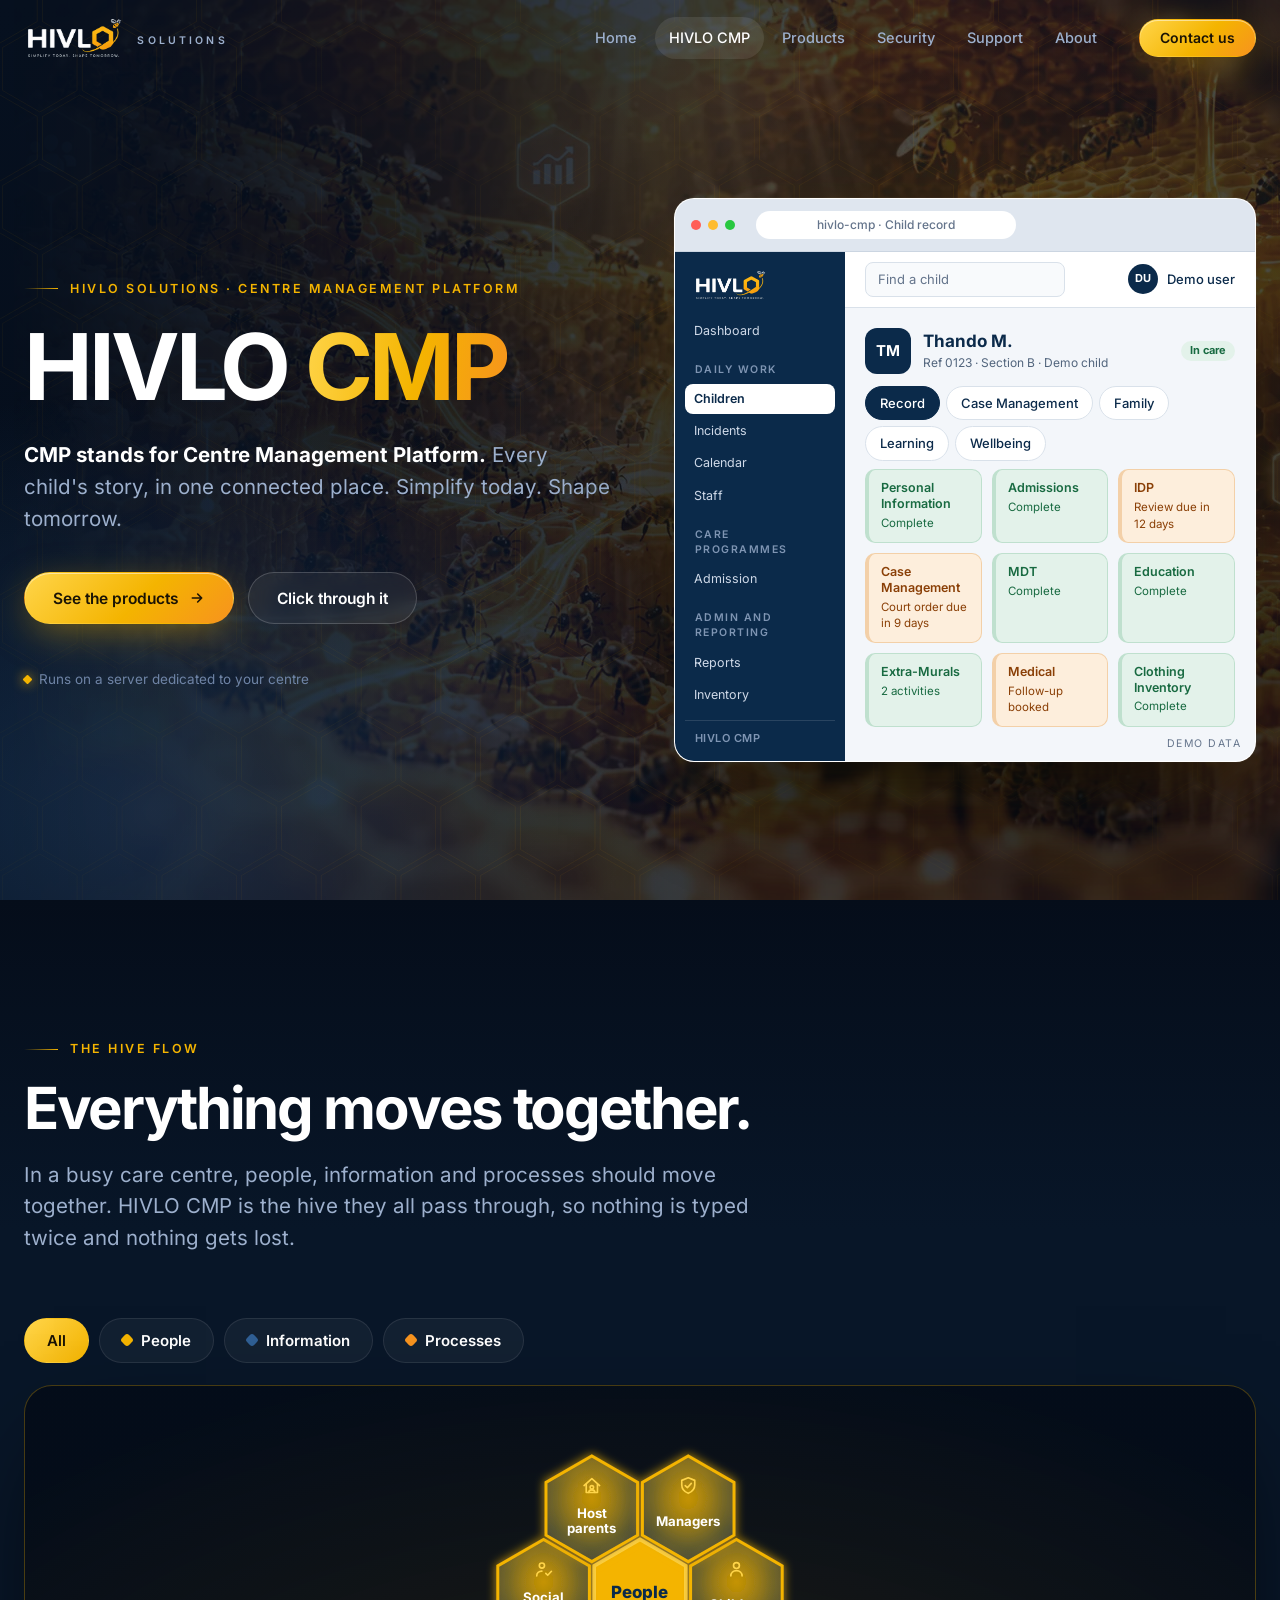
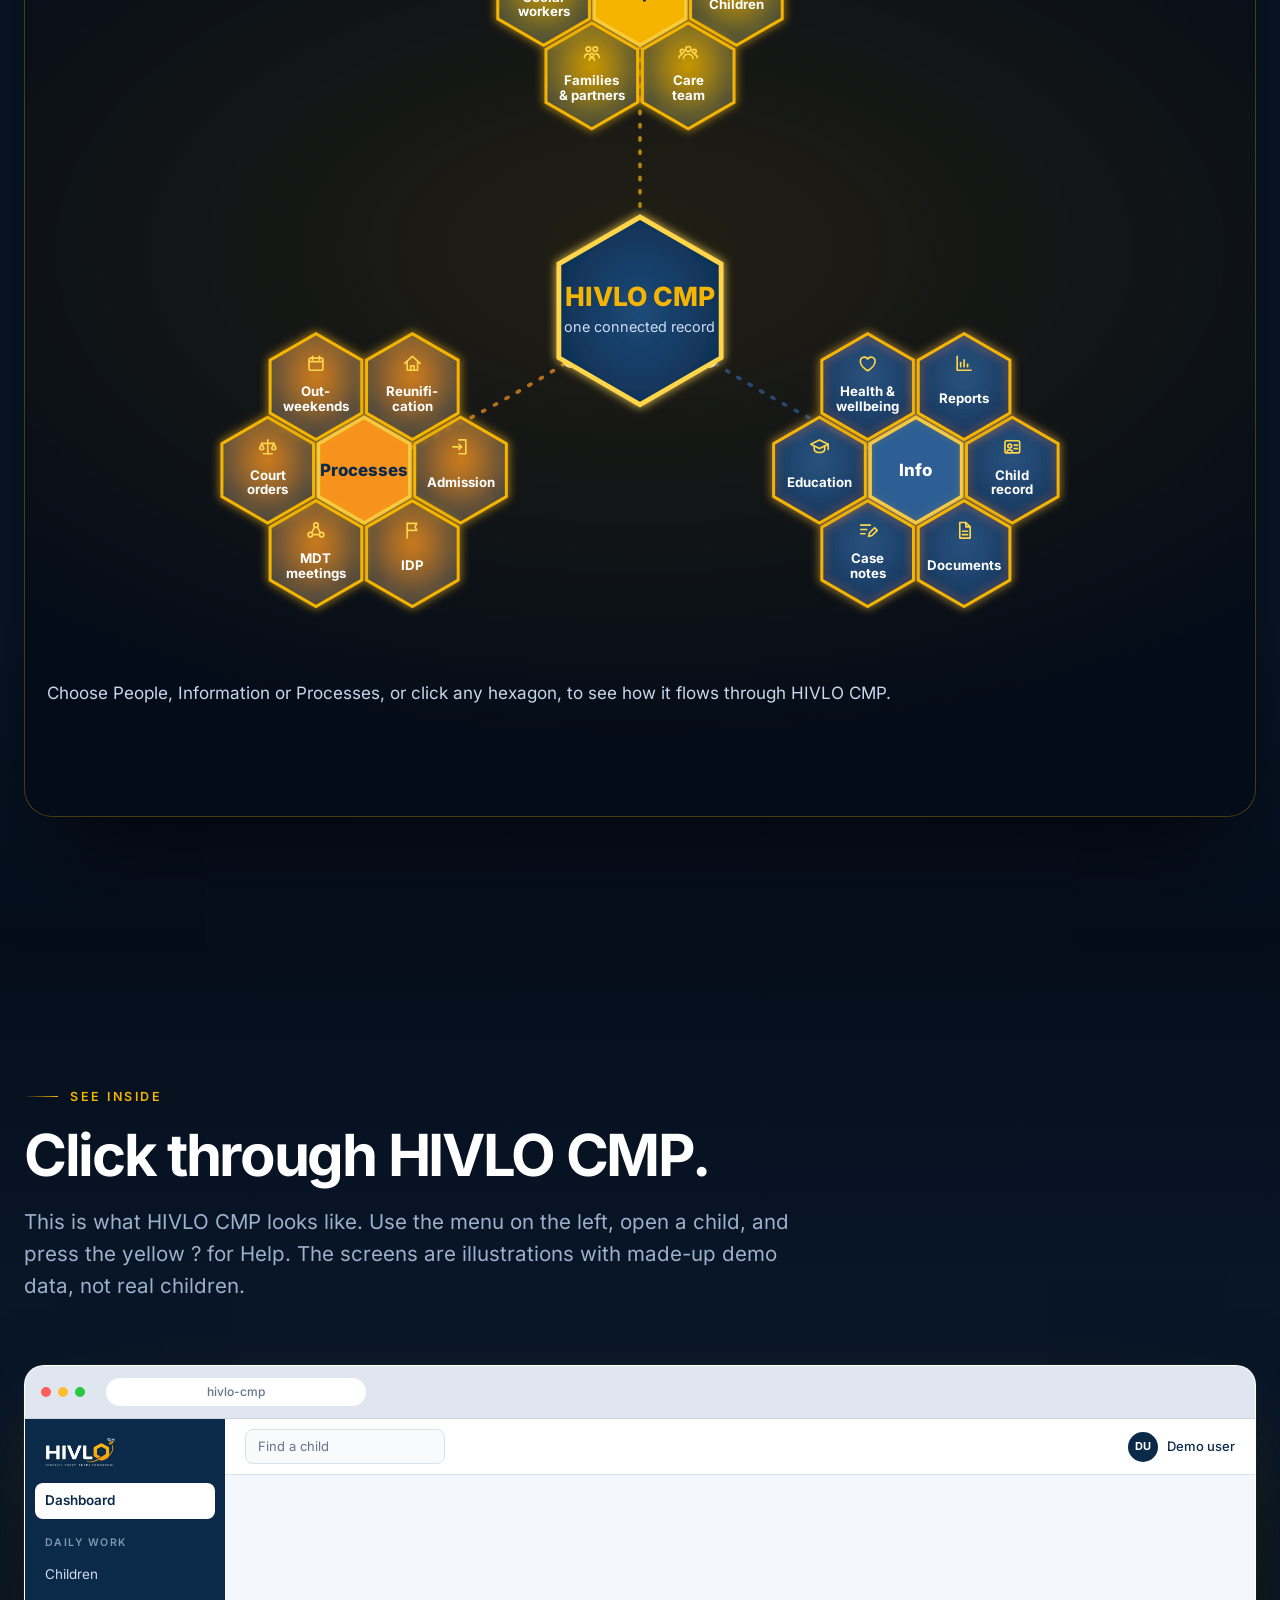
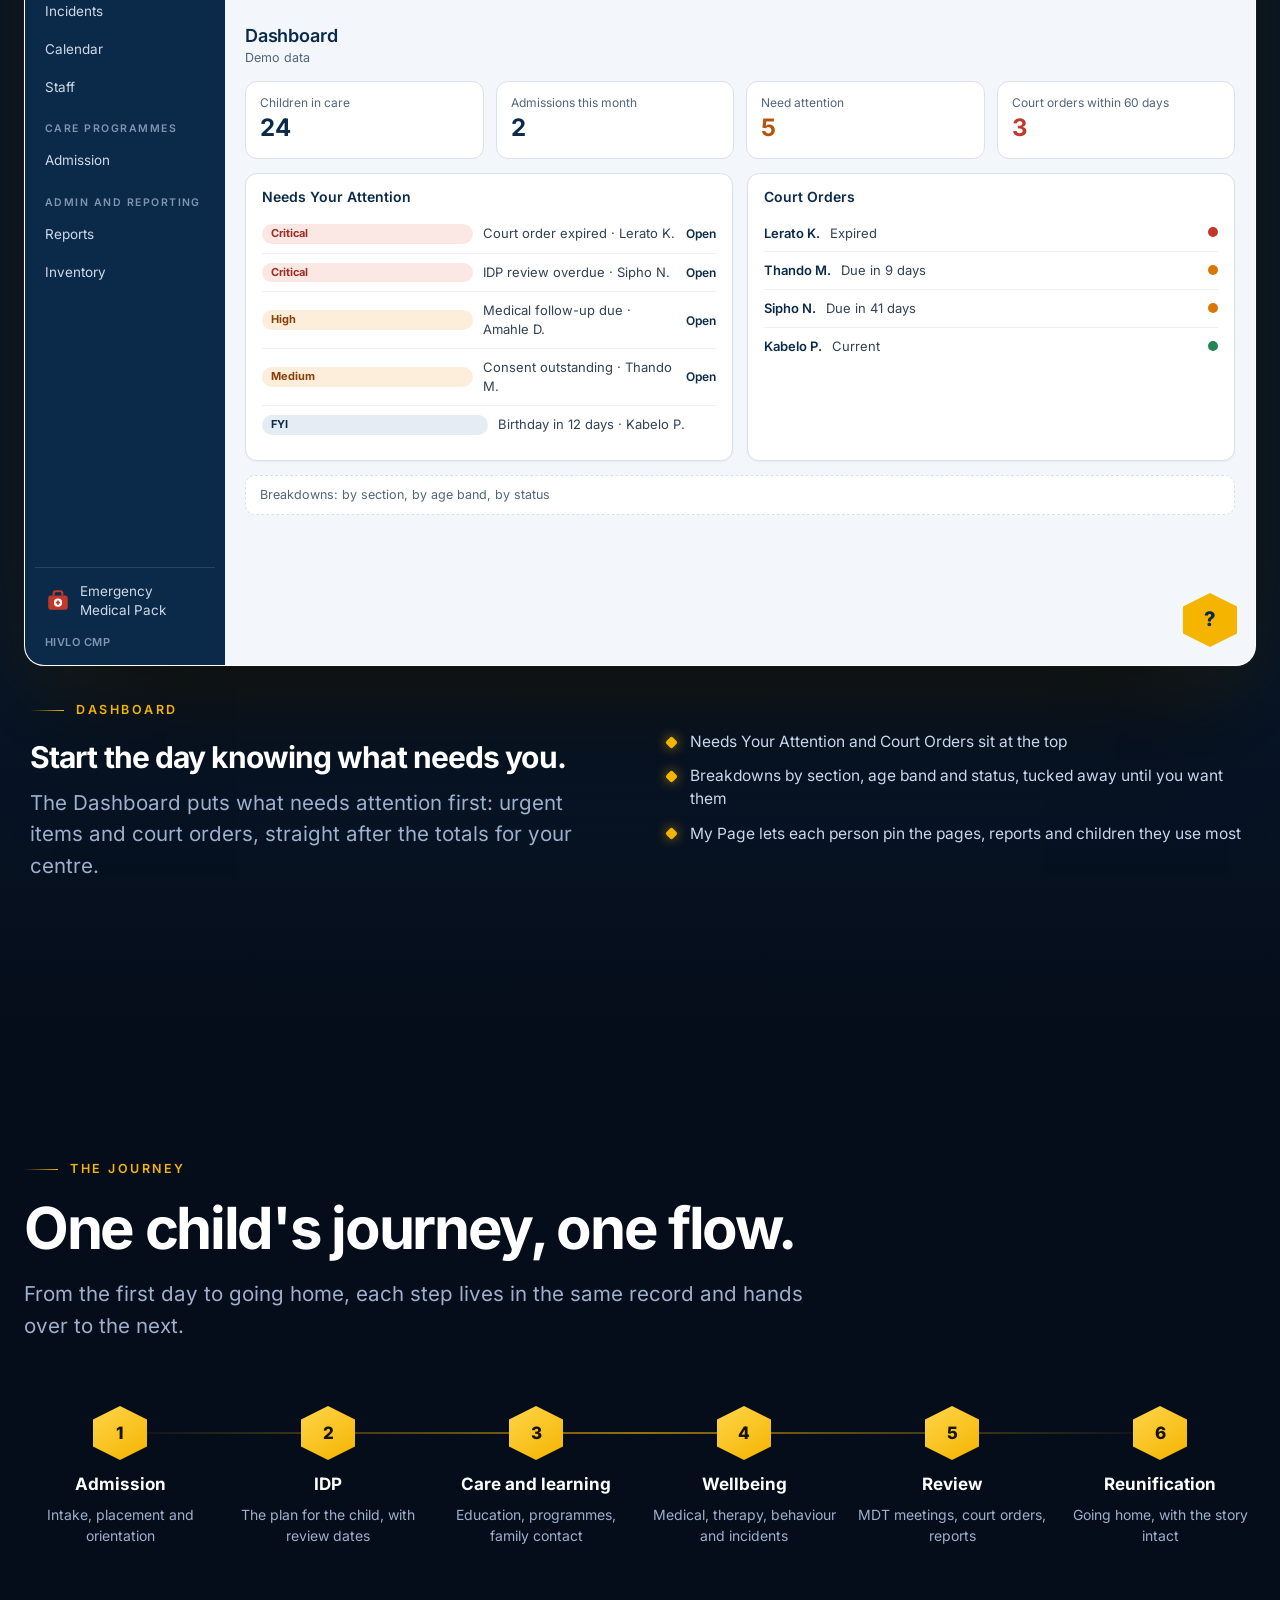
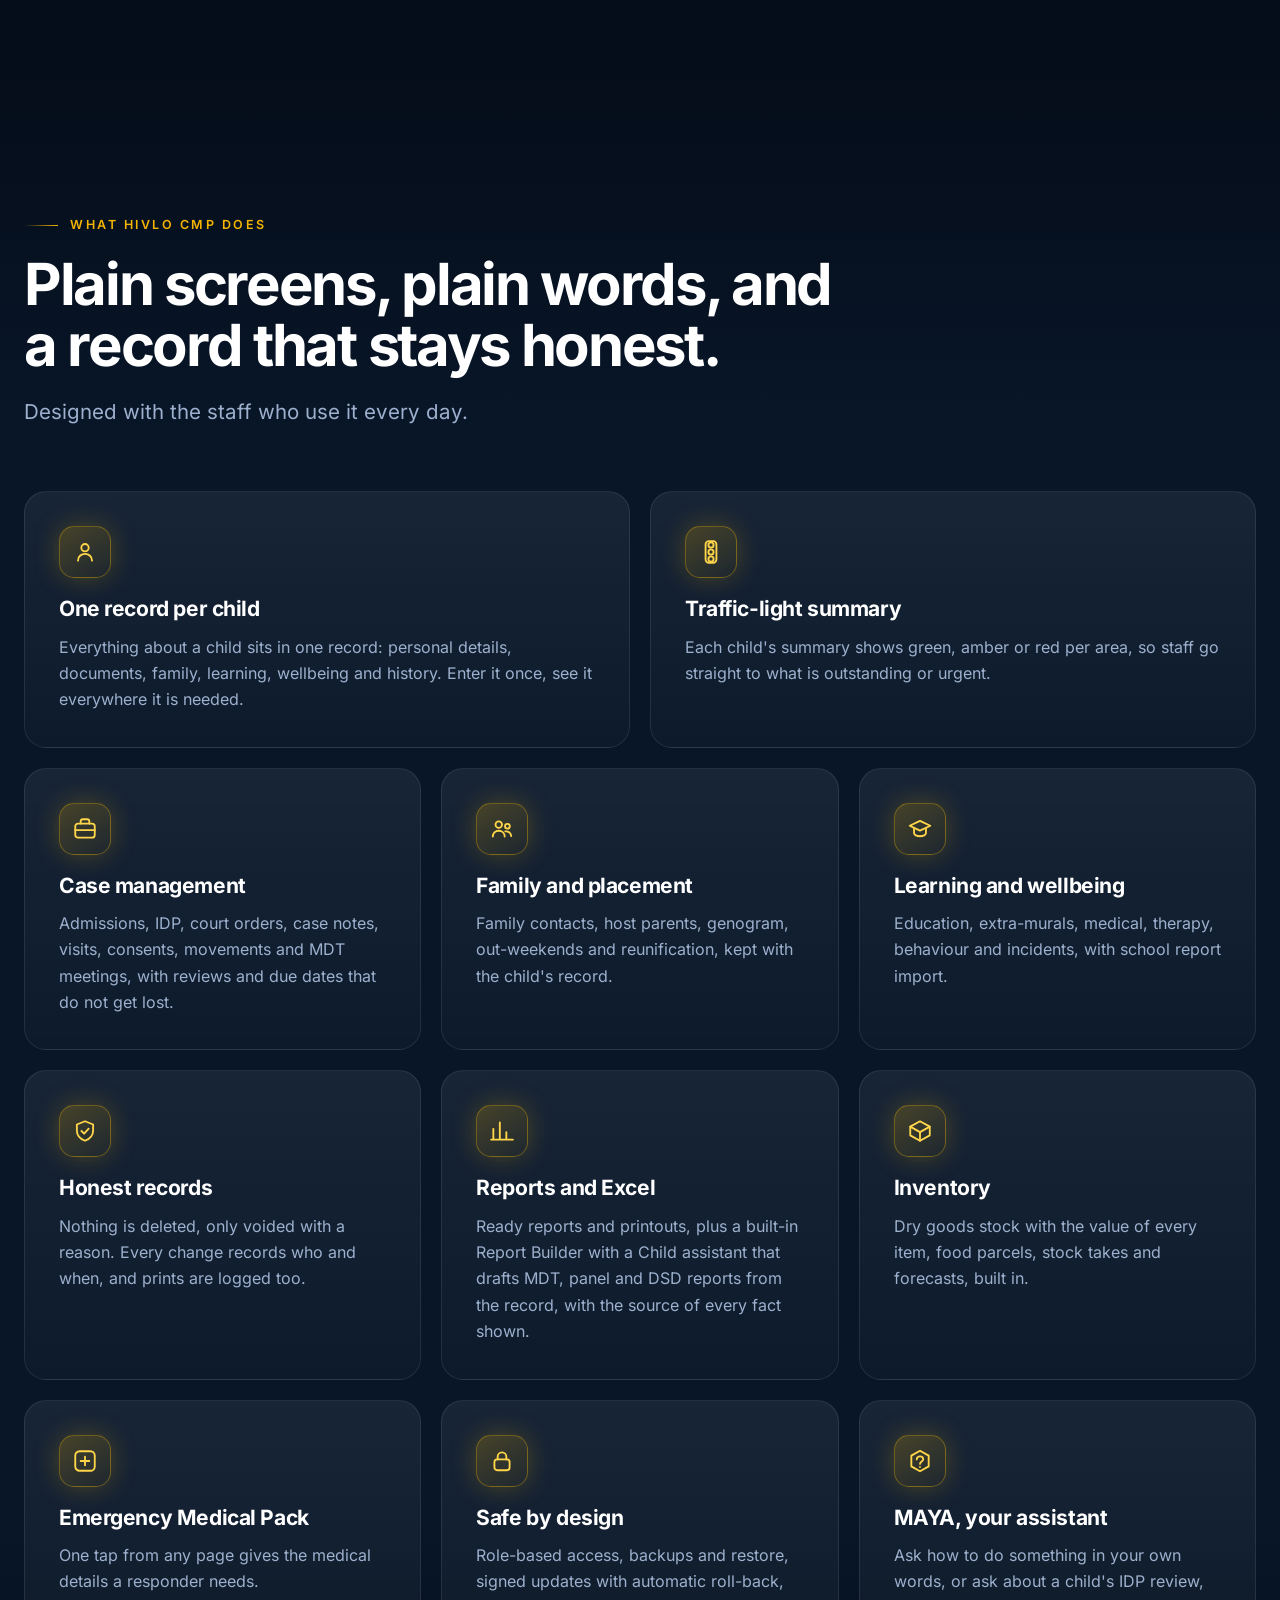
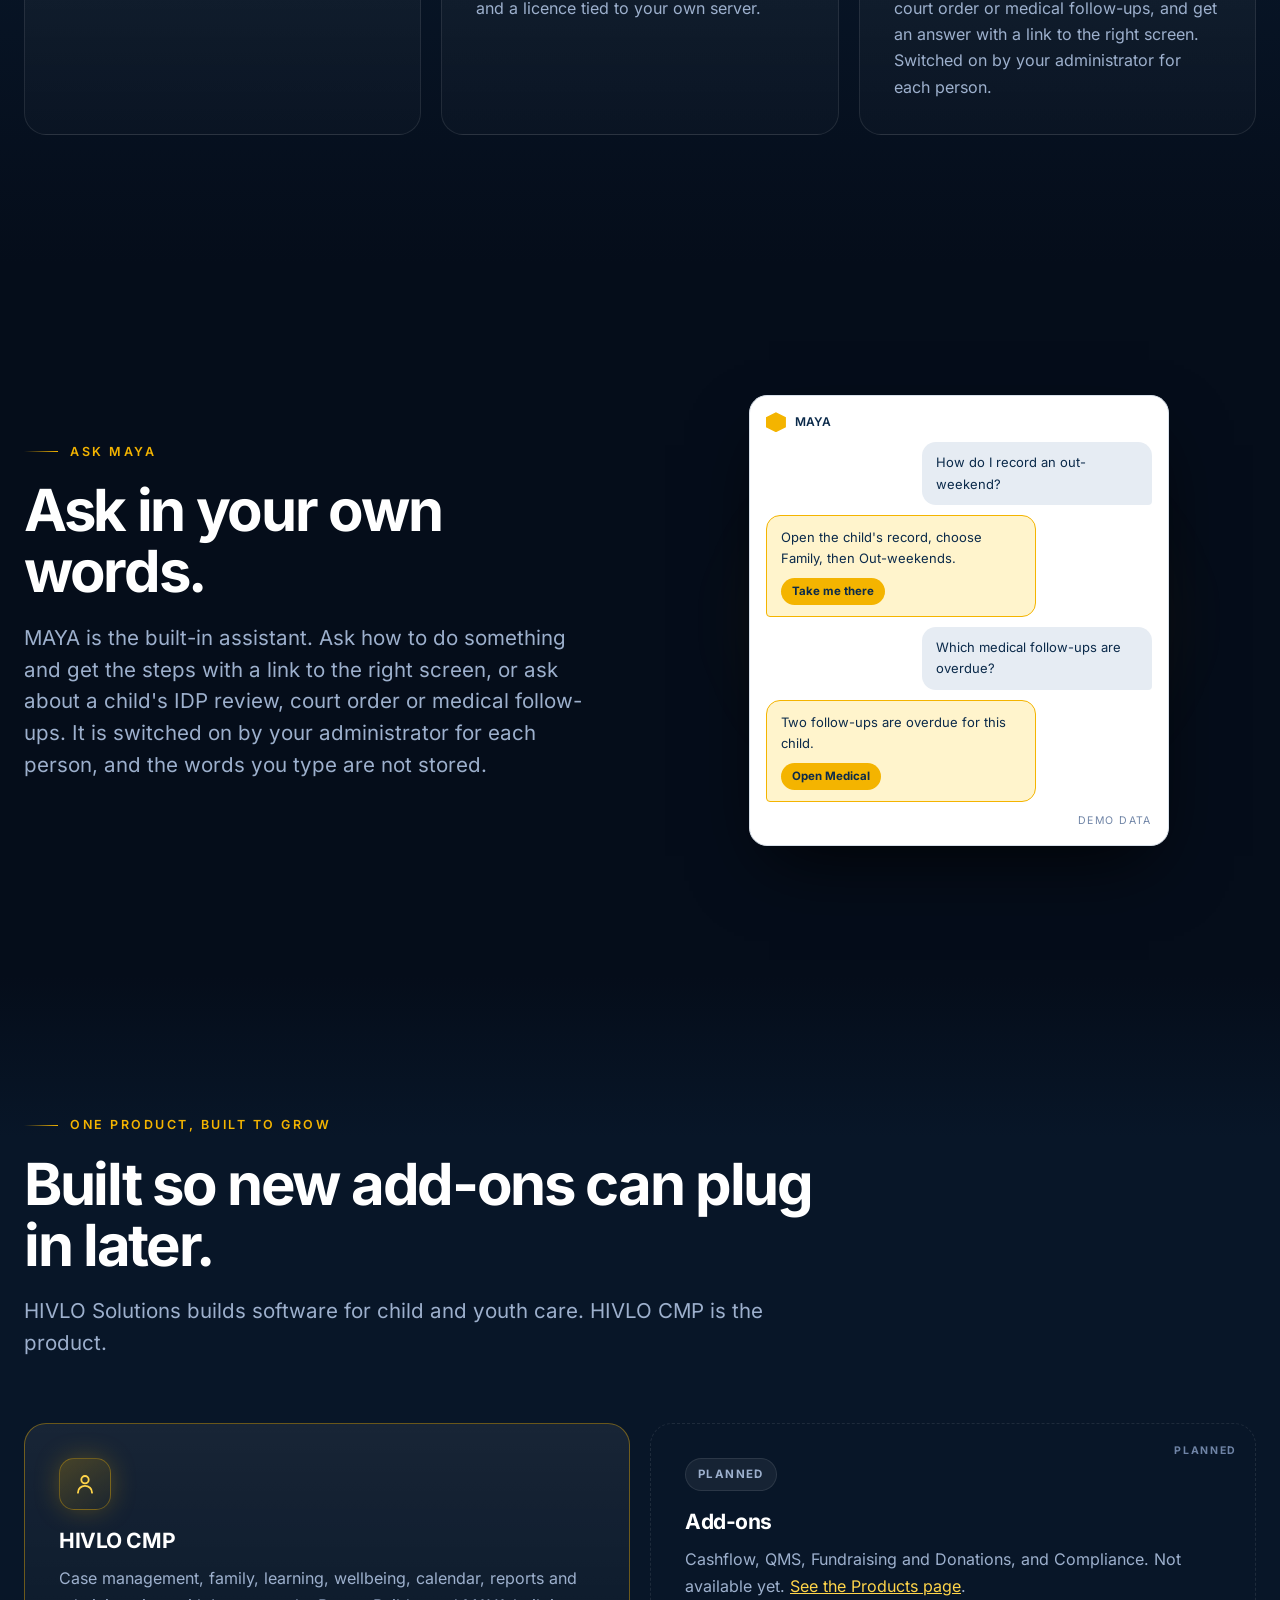
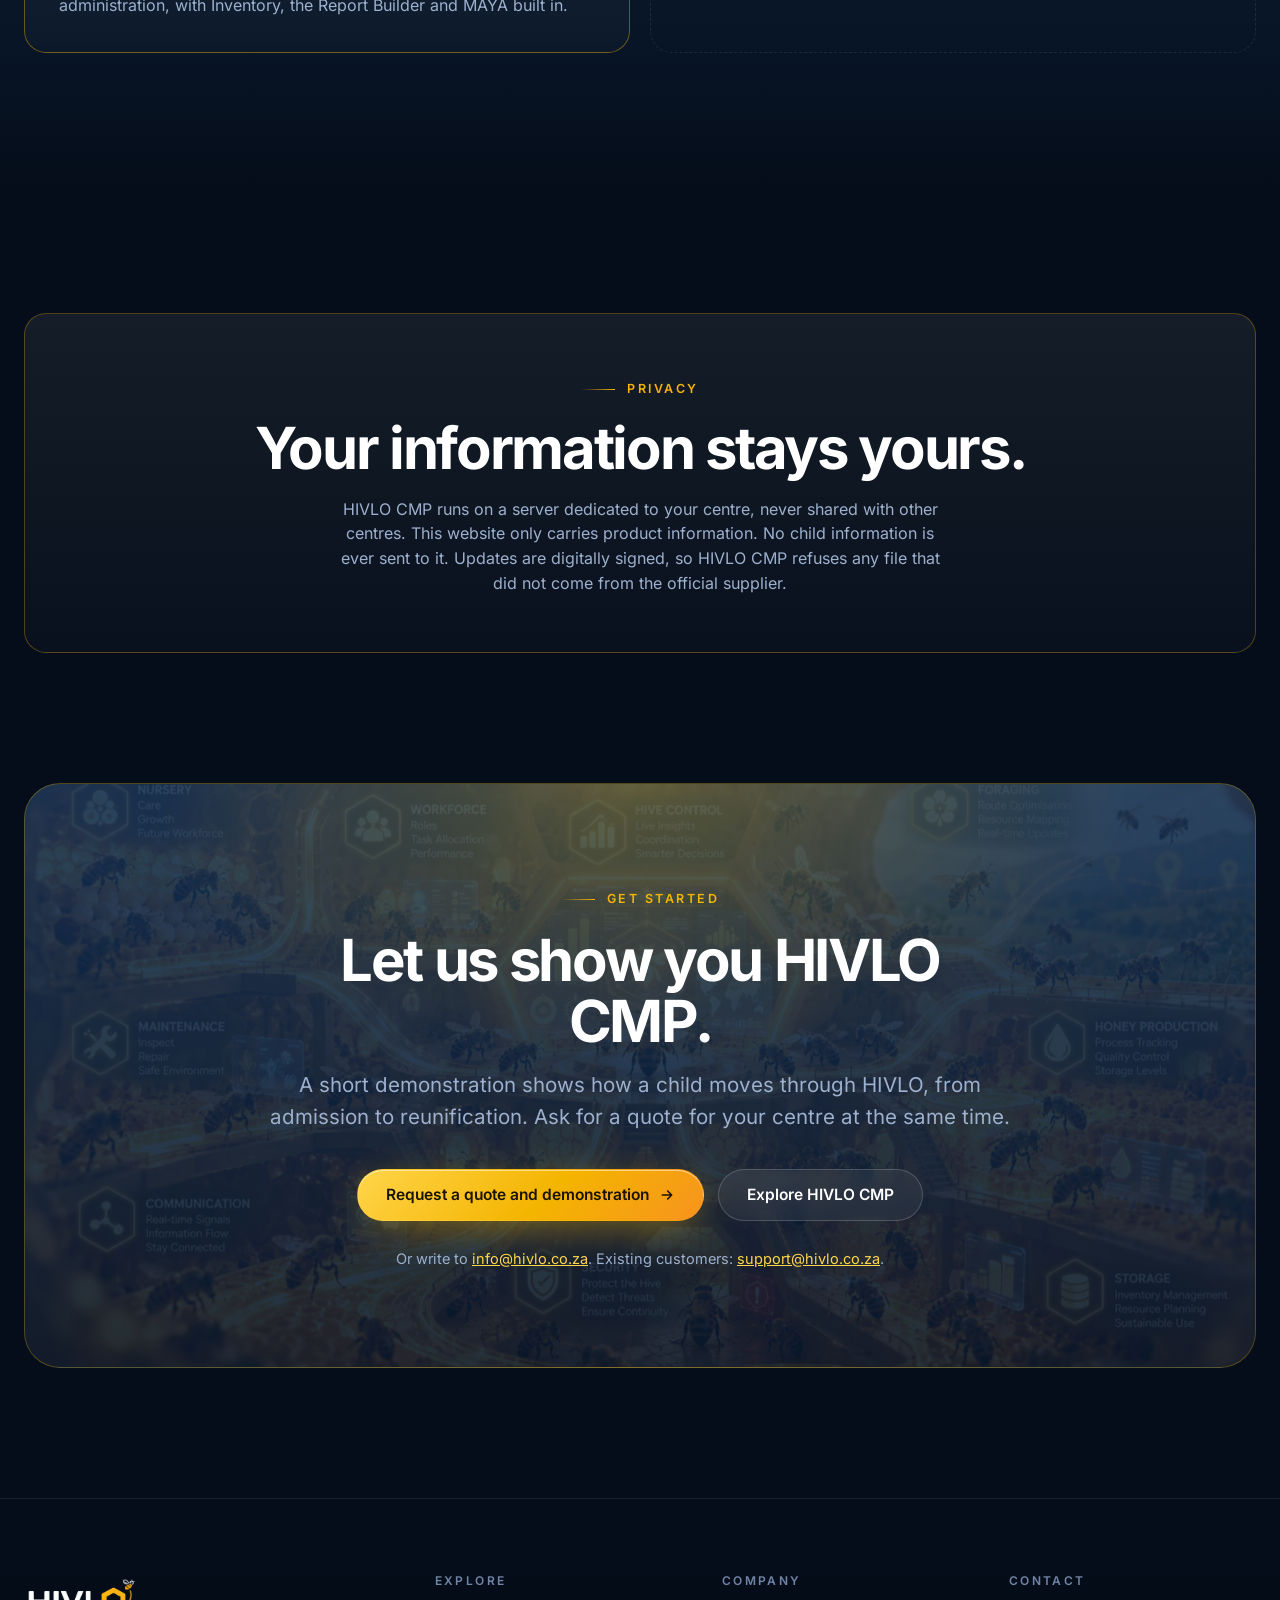
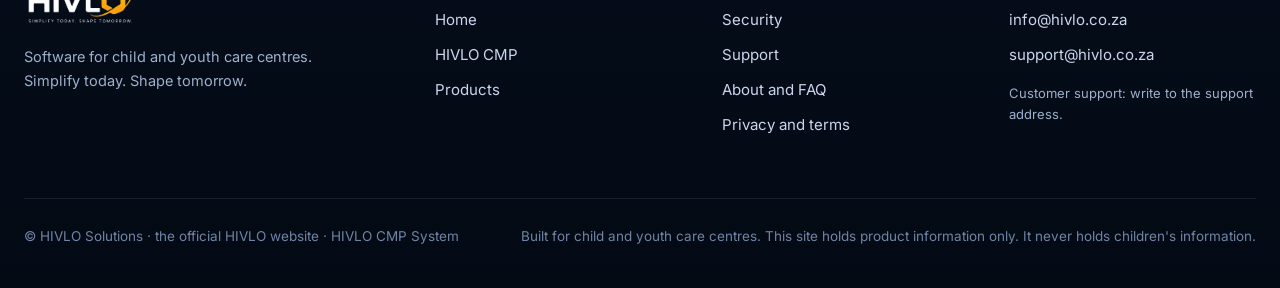
<file: cmp.html>
<!doctype html><html lang="en"><head><meta charset="utf-8"><meta name="viewport" content="width=device-width,initial-scale=1">
<title>HIVLO CMP – Centre Management Platform</title><meta name="description" content="HIVLO CMP, the Centre Management Platform: every child's story in one connected place. Case management, inventory, reports and the MAYA assistant."><meta name="theme-color" content="#050d1a"><link rel="icon" type="image/png" sizes="32x32" href="assets/img/favicon-32.png"><link rel="apple-touch-icon" href="assets/img/favicon-180.png"><link rel="preload" href="assets/fonts/inter-latin-wght-normal.woff2" as="font" type="font/woff2" crossorigin><link rel="stylesheet" href="assets/site.css"></head><body>
<a href="#main" style="position:absolute;left:-999px" onfocus="this.style.left='12px';this.style.top='12px';this.style.zIndex=99;this.style.background='#F4B400';this.style.color='#000';this.style.padding='10px 16px';this.style.borderRadius='99px'">Skip to content</a>
<header class="nav"><div class="wrap"><a class="brand" href="index.html" aria-label="HIVLO Solutions, home"><img src="assets/img/hivlo-logo-reversed.png" alt="HIVLO" height="46"><small>SOLUTIONS</small></a>
<nav class="menu" id="menu" aria-label="Main"><a href="index.html">Home</a><a href="cmp.html" aria-current="page">HIVLO CMP</a><a href="download.html">Products</a><a href="security.html">Security</a><a href="support.html">Support</a><a href="about.html">About</a></nav><a class="btn primary sm" href="index.html#contact">Contact us</a>
<button class="burger" aria-label="Menu" aria-expanded="false" aria-controls="menu"><span></span></button></div></header><main id="main">
<section class="hero"><div class="photo"></div><canvas id="hexfield" aria-hidden="true"></canvas><div class="wrap grid2"><div><span class="eyebrow" data-r>HIVLO Solutions · Centre Management Platform</span><h1 data-r style="--d:.08s">HIVLO <span class="gold">CMP</span></h1>
<p class="lead" data-r style="--d:.16s"><strong style="color:#fff">CMP stands for Centre Management Platform.</strong> Every child's story, in one connected place. Simplify today. Shape tomorrow.</p>
<div class="btnrow" data-r style="--d:.24s"><a class="btn primary" href="download.html">See the products <svg viewBox="0 0 24 24" fill="none" stroke="currentColor" stroke-width="2.4" stroke-linecap="round" stroke-linejoin="round"><path d="M5 12h14M13 6l6 6-6 6"/></svg></a><a class="btn ghost" href="#tour">Click through it</a></div>
<div class="trust" data-r style="--d:.32s"><span><i></i>Runs on a server dedicated to your centre</span></div></div>
<div class="stage" data-r style="--d:.2s;position:relative"><div class="stage"><div class="tilt"><div class="win hvwin" role="img" aria-label="Illustration of the HIVLO CMP child record Summary, with demo data"><div class="bar"><i></i><i></i><i></i><b>hivlo-cmp · Child record</b></div><div class="hv hv-app hv-mini"><aside class="hv-side"><div class="hv-logo"><img src="assets/img/hivlo-logo-reversed.png" alt="HIVLO CMP"></div><nav aria-label="HIVLO CMP preview menu"><span class="hv-it">Dashboard</span><div class="hv-grp">Daily work</div><span class="hv-it on">Children</span><span class="hv-it">Incidents</span><span class="hv-it">Calendar</span><span class="hv-it">Staff</span><div class="hv-grp">Care programmes</div><span class="hv-it">Admission</span><div class="hv-grp">Admin and reporting</div><span class="hv-it">Reports</span><span class="hv-it">Inventory</span></nav><div class="hv-foot"><div class="hv-bld">HIVLO CMP</div></div></aside><div class="hv-main"><div class="hv-top"><div class="hv-find">Find a child</div><div class="hv-user"><span class="hv-av">DU</span><span>Demo user</span></div></div><div class="hv-body"><div class="hv-pg"><div class="hv-chead"><div class="hv-who"><span class="hv-av big">TM</span><div><b>Thando M.</b><small>Ref 0123 · Section B · Demo child</small></div></div><span class="hv-b t">In care</span></div><div class="hv-grow"><span class="hv-gt on">Record</span><span class="hv-gt">Case Management</span><span class="hv-gt">Family</span><span class="hv-gt">Learning</span><span class="hv-gt">Wellbeing</span></div><div class="hv-blks"><div class="hv-blk t"><b>Personal Information</b><span>Complete</span></div><div class="hv-blk t"><b>Admissions</b><span>Complete</span></div><div class="hv-blk g"><b>IDP</b><span>Review due in 12 days</span></div><div class="hv-blk g"><b>Case Management</b><span>Court order due in 9 days</span></div><div class="hv-blk t"><b>MDT</b><span>Complete</span></div><div class="hv-blk t"><b>Education</b><span>Complete</span></div><div class="hv-blk t"><b>Extra-Murals</b><span>2 activities</span></div><div class="hv-blk g"><b>Medical</b><span>Follow-up booked</span></div><div class="hv-blk t"><b>Clothing Inventory</b><span>Complete</span></div></div></div></div></div><span class="demo" style="color:#64748b">Demo data</span></div></div></div></div></div></div></section>
<section id="flow" class="alt"><div class="wrap"><div class="head " data-r><span class="eyebrow">The Hive Flow</span><h2>Everything moves together.</h2><p class="lead">In a busy care centre, people, information and processes should move together. HIVLO CMP is the hive they all pass through, so nothing is typed twice and nothing gets lost.</p></div>
<div class="flow" id="flowbtns" role="group" aria-label="Choose what flows"></div>
<div class="flowbox" data-r><svg id="hive" viewBox="0 -30 1000 720" role="img" aria-label="Diagram: people, information and processes each flow into and out of HIVLO CMP at the centre"></svg><p class="flowmsg" id="flowmsg" aria-live="polite"></p></div>
<div class="flowlist" id="flowlist"></div></div></section>
<section id="tour" class="alt"><div class="wrap"><div class="head " data-r><span class="eyebrow">See inside</span><h2>Click through HIVLO CMP.</h2><p class="lead">This is what HIVLO CMP looks like. Use the menu on the left, open a child, and press the yellow ? for Help. The screens are illustrations with made-up demo data, not real children.</p></div>
<div class="hv-wrap" data-r><div class="win hvwin"><div class="bar"><i></i><i></i><i></i><b>hivlo-cmp</b></div><div class="hv hv-app" id="hvapp"><aside class="hv-side"><div class="hv-logo"><img src="assets/img/hivlo-logo-reversed.png" alt="HIVLO CMP"></div><nav aria-label="HIVLO CMP preview menu"><button type="button" class="hv-it on" data-s="dash" aria-current="true">Dashboard</button><div class="hv-grp">Daily work</div><button type="button" class="hv-it" data-s="children" aria-current="false">Children</button><button type="button" class="hv-it" data-s="incidents" aria-current="false">Incidents</button><button type="button" class="hv-it" data-s="calendar" aria-current="false">Calendar</button><button type="button" class="hv-it" data-s="staff" aria-current="false">Staff</button><div class="hv-grp">Care programmes</div><button type="button" class="hv-it" data-s="admission" aria-current="false">Admission</button><div class="hv-grp">Admin and reporting</div><button type="button" class="hv-it" data-s="reports" aria-current="false">Reports</button><button type="button" class="hv-it" data-s="inventory" aria-current="false">Inventory</button></nav><div class="hv-foot"><button type="button" class="hv-case" data-s="emergency" aria-label="Emergency Medical Pack"><svg viewBox="0 0 24 24"><rect x="3" y="7" width="18" height="13" rx="2.500" fill="#C0392B"/><path d="M8 7V5a2 2 0 0 1 2-2h4a2 2 0 0 1 2 2v2" fill="none" stroke="#C0392B" stroke-width="2"/><circle cx="12" cy="13.500" r="3.800" fill="#fff"/><path d="M12 11.600v3.800M10.100 13.500h3.800" stroke="#C0392B" stroke-width="1.600"/></svg><span>Emergency Medical Pack</span></button><div class="hv-bld">HIVLO CMP</div></div></aside><div class="hv-main"><div class="hv-top"><div class="hv-find">Find a child</div><div class="hv-user"><span class="hv-av">DU</span><span>Demo user</span></div></div><div class="hv-body"><section class="hv-pg" data-pg="dash" hidden><div class="hv-h"><h3>Dashboard</h3><p>Demo data</p></div><div class="hv-stats"><div class="hv-stat "><span>Children in care</span><b>24</b></div><div class="hv-stat "><span>Admissions this month</span><b>2</b></div><div class="hv-stat g"><span>Need attention</span><b>5</b></div><div class="hv-stat o"><span>Court orders within 60 days</span><b>3</b></div></div><div class="hv-two"><div class="hv-card "><h4>Needs Your Attention</h4><div class="hv-list"><div><span class="hv-b o">Critical</span><span>Court order expired · Lerato K.</span><em>Open</em></div><div><span class="hv-b o">Critical</span><span>IDP review overdue · Sipho N.</span><em>Open</em></div><div><span class="hv-b g">High</span><span>Medical follow-up due · Amahle D.</span><em>Open</em></div><div><span class="hv-b g">Medium</span><span>Consent outstanding · Thando M.</span><em>Open</em></div><div><span class="hv-b n">FYI</span><span>Birthday in 12 days · Kabelo P.</span><em></em></div></div></div><div class="hv-card "><h4>Court Orders</h4><div class="hv-list"><div><b>Lerato K.</b><span>Expired</span><em><i class="hv-dot o"></i></em></div><div><b>Thando M.</b><span>Due in 9 days</span><em><i class="hv-dot g"></i></em></div><div><b>Sipho N.</b><span>Due in 41 days</span><em><i class="hv-dot g"></i></em></div><div><b>Kabelo P.</b><span>Current</span><em><i class="hv-dot t"></i></em></div></div></div></div><div class="hv-bar">Breakdowns: by section, by age band, by status</div></section><section class="hv-pg" data-pg="children" hidden><div class="hv-h"><h3>Children</h3><p>Choose a child to open the record</p></div><div class="hv-filter"><div class="hv-in"><small>Name or reference</small></div><div class="hv-in"><small>Section</small>All</div><div class="hv-in"><small>Status</small>In care</div><span class="hv-btn ghost">More filters</span><span class="hv-btn">Filter</span></div><table class="hv-tbl "><thead><tr><th>Name</th><th>Ref</th><th>Section</th><th>Age</th><th>Status</th></tr></thead><tbody><tr class="go" data-open="child" tabindex="0" role="button"><td><b>Thando M.</b></td><td>0123</td><td>Section B</td><td>12</td><td><span class="hv-b t">In care</span></td></tr><tr class="go" data-open="child" tabindex="0" role="button"><td><b>Lerato K.</b></td><td>0124</td><td>Section A</td><td>9</td><td><span class="hv-b t">In care</span></td></tr><tr class="go" data-open="child" tabindex="0" role="button"><td><b>Sipho N.</b></td><td>0125</td><td>Section B</td><td>14</td><td><span class="hv-b t">In care</span></td></tr><tr class="go" data-open="child" tabindex="0" role="button"><td><b>Amahle D.</b></td><td>0126</td><td>Section C</td><td>7</td><td><span class="hv-b t">In care</span></td></tr><tr class="go" data-open="child" tabindex="0" role="button"><td><b>Kabelo P.</b></td><td>0127</td><td>Section A</td><td>16</td><td><span class="hv-b t">In care</span></td></tr></tbody></table><p class="hv-hint">Click a row to open the child's record.</p></section><section class="hv-pg" data-pg="child" hidden><div class="hv-chead"><button type="button" class="hv-back" data-s="children">← Children</button><div class="hv-who"><span class="hv-av big">TM</span><div><b>Thando M.</b><small>Ref 0123 · Section B · Demo child</small></div></div><span class="hv-b t">In care</span></div><div class="hv-grow" role="tablist" aria-label="Child record sections"><button type="button" role="tab" class="hv-gt on" data-g="record" aria-selected="true">Record</button><button type="button" role="tab" class="hv-gt" data-g="case" aria-selected="false">Case Management</button><button type="button" role="tab" class="hv-gt" data-g="family" aria-selected="false">Family</button><button type="button" role="tab" class="hv-gt" data-g="learn" aria-selected="false">Learning</button><button type="button" role="tab" class="hv-gt" data-g="well" aria-selected="false">Wellbeing</button><button type="button" role="tab" class="hv-gt" data-g="cal" aria-selected="false">Calendar</button><button type="button" role="tab" class="hv-gt" data-g="adm" aria-selected="false">Admin</button></div><div class="hv-srow" data-sr="record"><span class="on">Summary</span><span class="">Personal Information</span><span class="">Documents</span><span class="">History</span></div><div class="hv-srow" data-sr="case" hidden><span class="on">Admissions</span><span class="">IDP</span><span class="">Case Management</span><span class="">MDT</span></div><div class="hv-srow" data-sr="family" hidden><span class="on">Family contacts</span><span class="">Host parent</span><span class="">Genogram</span><span class="">Out weekends</span></div><div class="hv-srow" data-sr="learn" hidden><span class="on">Education</span><span class="">Extra-murals</span><span class="">Programmes</span></div><div class="hv-srow" data-sr="well" hidden><span class="on">Medical</span><span class="">Therapy</span><span class="">Behaviour & Incidents</span></div><div class="hv-srow" data-sr="cal" hidden><span class="on">Calendar</span></div><div class="hv-srow" data-sr="adm" hidden><span class="on">Grievances</span><span class="">Clothing</span><span class="">Expenses</span></div><div class="hv-gp" data-gp="record"><div class="hv-blks"><div class="hv-blk t"><b>Personal Information</b><span>Complete</span></div><div class="hv-blk t"><b>Admissions</b><span>Complete</span></div><div class="hv-blk g"><b>IDP</b><span>Review due in 12 days</span></div><div class="hv-blk g"><b>Case Management</b><span>Court order due in 9 days</span></div><div class="hv-blk t"><b>MDT</b><span>Complete</span></div><div class="hv-blk t"><b>Education</b><span>Complete</span></div><div class="hv-blk t"><b>Extra-Murals</b><span>2 activities</span></div><div class="hv-blk g"><b>Medical</b><span>Follow-up booked</span></div><div class="hv-blk t"><b>Clothing Inventory</b><span>Complete</span></div><div class="hv-blk o"><b>Calendar</b><span>2 clashes</span></div><div class="hv-blk t"><b>Therapy</b><span>Assigned</span></div><div class="hv-blk t"><b>Behaviour & Incidents</b><span>No open incidents</span></div><div class="hv-blk t"><b>Grievances</b><span>Complete</span></div></div><div class="hv-card "><h4>Coming up, next 14 days</h4><div class="hv-list"><div><b>Thu</b><span>Dentist appointment</span><em><i class="hv-dot t"></i></em></div><div><b>Mon</b><span>MDT meeting</span><em><i class="hv-dot t"></i></em></div><div><b>Fri</b><span>IDP review meeting</span><em><i class="hv-dot g"></i></em></div></div></div></div><div class="hv-gp" data-gp="case" hidden><div class="hv-card "><h4>Case Management</h4><div class="hv-list"><div><b>Court order</b><span>Section 159 extension, due in 9 days</span><em><i class="hv-dot g"></i></em></div><div><b>Case note</b><span>Social worker visit recorded</span><em><i class="hv-dot t"></i></em></div><div><b>Consent</b><span>Outing consent outstanding</span><em><i class="hv-dot o"></i></em></div><div><b>Movement</b><span>Return from out-weekend recorded</span><em><i class="hv-dot t"></i></em></div></div></div><div class="hv-card "><h4>IDP, Circle of Courage</h4><div class="hv-list"><div><b>Belonging</b><span>Goals set</span><em><i class="hv-dot t"></i></em></div><div><b>Mastery</b><span>School progress goal</span><em><i class="hv-dot t"></i></em></div><div><b>Review</b><span>Due in 12 days</span><em><i class="hv-dot g"></i></em></div></div></div></div><div class="hv-gp" data-gp="family" hidden><div class="hv-card "><h4>Out weekend</h4><ol class="hv-steps"><li class="done"><i>1</i>Eligibility</li><li class="done"><i>2</i>Host parent</li><li class="done"><i>3</i>Screening</li><li class="cur"><i>4</i>Leave authorisation</li><li class=""><i>5</i>Choose weekends</li><li class=""><i>6</i>Review and confirm</li><li class=""><i>7</i>Food parcel</li></ol></div><div class="hv-card "><h4>Family contacts</h4><div class="hv-list"><div><b>Grandmother</b><span>Primary contact</span><em><i class="hv-dot t"></i></em></div><div><b>Host parent</b><span>Approved</span><em><i class="hv-dot t"></i></em></div></div></div></div><div class="hv-gp" data-gp="learn" hidden><div class="hv-card "><h4>Have a school report card? Let HIVLO read it</h4><ol class="hv-steps"><li class="done"><i>1</i>Upload report</li><li class="cur"><i>2</i>HIVLO reads it</li><li class=""><i>3</i>You review</li><li class=""><i>4</i>Confirm</li></ol></div><div class="hv-card "><h4>Education history</h4><table class="hv-tbl "><thead><tr><th>Subject</th><th>Term 1</th><th>Term 2</th><th>Term 3</th></tr></thead><tbody><tr><td>Mathematics</td><td>62</td><td>67</td><td>71</td></tr><tr><td>Home language</td><td>58</td><td>61</td><td>65</td></tr><tr><td><b>Term average</b></td><td><b>60</b></td><td><b>64</b></td><td><b>68</b></td></tr></tbody></table></div></div><div class="hv-gp" data-gp="well" hidden><div class="hv-card "><h4>Medical</h4><div class="hv-list"><div><b>Medication</b><span>Morning dose given</span><em><i class="hv-dot t"></i></em></div><div><b>Appointment</b><span>Clinic visit, booked</span><em><i class="hv-dot g"></i></em></div><div><b>Health measures</b><span>Height and weight recorded</span><em><i class="hv-dot t"></i></em></div></div></div><div class="hv-card "><h4>Behaviour & Incidents</h4><div class="hv-list"><div><b>Incident</b><span>Level 1 · consequence recorded</span><em><i class="hv-dot t"></i></em></div></div></div></div><div class="hv-gp" data-gp="cal" hidden><div class="hv-card "><h4>Calendar</h4><div class="hv-list"><div><b>Mon</b><span>MDT meeting</span><em><i class="hv-dot t"></i></em></div><div><b>Wed</b><span>Extra-mural: soccer</span><em><i class="hv-dot t"></i></em></div><div><b>Wed</b><span>Therapy, clashes with soccer</span><em><i class="hv-dot o"></i></em></div><div><b>Thu</b><span>Dentist appointment</span><em><i class="hv-dot t"></i></em></div></div></div></div><div class="hv-gp" data-gp="adm" hidden><div class="hv-card "><h4>Admin</h4><div class="hv-list"><div><b>Grievances</b><span>None open</span><em><i class="hv-dot t"></i></em></div><div><b>Clothing</b><span>Inventory complete</span><em><i class="hv-dot t"></i></em></div><div><b>Expenses</b><span>Recorded this month</span><em><i class="hv-dot t"></i></em></div></div></div></div></section><section class="hv-pg" data-pg="incidents" hidden><div class="hv-h"><h3>Incidents</h3><p>Levels and consequences</p></div><table class="hv-tbl "><thead><tr><th>Date</th><th>Child</th><th>What happened</th><th>Level</th><th>Consequence</th></tr></thead><tbody><tr><td>Mon</td><td>Sipho N.</td><td>Argument at supper</td><td><span class="hv-b t">Level 1</span></td><td>Recorded</td></tr><tr><td>Tue</td><td>Kabelo P.</td><td>Left premises without leave</td><td><span class="hv-b g">Level 2</span></td><td>Required</td></tr><tr><td>Fri</td><td>Lerato K.</td><td>Property damage</td><td><span class="hv-b o">Level 3</span></td><td>Required</td></tr></tbody></table></section><section class="hv-pg" data-pg="calendar" hidden><div class="hv-h"><h3>Calendar</h3><p>This week</p></div><div class="hv-week"><div><b>Mon</b><i>MDT meeting</i></div><div><b>Tue</b><i>School</i></div><div><b>Wed</b><i>Therapy</i><i class="o">Soccer: clash</i></div><div><b>Thu</b><i>Dentist</i></div><div><b>Fri</b><i>IDP review</i></div></div><p class="hv-hint">Possible clashes show in orange so they can be sorted out before the day.</p></section><section class="hv-pg" data-pg="staff" hidden><div class="hv-h"><h3>Staff</h3></div><div class="hv-sub"><span>Staff</span><span>Roster</span><span>Absences</span><span class="on">Leave</span></div><table class="hv-tbl "><thead><tr><th>Person</th><th>Leave</th><th>Dates</th><th>Status</th></tr></thead><tbody><tr><td>Care worker A.</td><td>Annual leave</td><td>12 to 16 Jan</td><td><span class="hv-b g">Awaiting approval</span></td></tr><tr><td>Team leader B.</td><td>Family leave</td><td>20 Jan</td><td><span class="hv-b t">Approved</span></td></tr></tbody></table><div class="hv-card "><h4>Compliance</h4><div class="hv-list"><div><b>First Aid</b><span>Expires in 5 weeks</span><em><i class="hv-dot g"></i></em></div><div><b>Firefighting</b><span>Valid</span><em><i class="hv-dot t"></i></em></div><div><b>Police clearance</b><span>Valid</span><em><i class="hv-dot t"></i></em></div></div></div></section><section class="hv-pg" data-pg="admission" hidden><div class="hv-h"><h3>Admission</h3></div><div class="hv-sub"><span>Applications Register</span><span class="on">New Admission</span><span>Placement</span></div><div class="hv-card "><h4>New Admission</h4><ol class="hv-steps"><li class="done"><i>1</i>Child information</li><li class="done"><i>2</i>Situation and history</li><li class="done"><i>3</i>Family</li><li class="done"><i>4</i>Documents</li><li class="cur"><i>5</i>Medical</li><li class=""><i>6</i>Risk assessment</li><li class=""><i>7</i>Day-one orientation</li><li class=""><i>8</i>Review</li></ol></div><div class="hv-card "><h4>Placement</h4><div class="hv-list"><div><b>Section</b><span>Section B</span><em><i class="hv-dot t"></i></em></div><div><b>Room</b><span>Room 4</span><em><i class="hv-dot t"></i></em></div><div><b>Bed</b><span>Bed 2</span><em><i class="hv-dot t"></i></em></div></div></div></section><section class="hv-pg" data-pg="reports" hidden><div class="hv-h"><h3>Reports</h3></div><div class="hv-two"><div class="hv-card "><h4>Report Builder</h4><div class="hv-chart"><i style="height:45%"></i><i style="height:80%"></i><i style="height:60%"></i><i style="height:30%"></i><i style="height:70%"></i></div><div class="hv-leg"><span>Jul</span><span>Aug</span><span>Sep</span><span>Oct</span><span>Nov</span></div><p class="hv-hint">Incidents by month</p></div><div class="hv-card "><h4>Ready-made reports</h4><div class="hv-list"><div><b>Education Overview</b><span></span><em>Open</em></div><div><b>Medical Follow-Ups</b><span></span><em>Open</em></div><div><b>Teacher Meetings</b><span></span><em>Open</em></div><div><b>IDP Review Status</b><span></span><em>Open</em></div></div></div></div></section><section class="hv-pg" data-pg="inventory" hidden><div class="hv-h"><h3>Inventory</h3></div><div class="hv-two"><div class="hv-card "><h4>Dry goods</h4><table class="hv-tbl "><thead><tr><th>Item</th><th>In stock</th><th>Status</th></tr></thead><tbody><tr><td>Maize meal 10 kg</td><td>14</td><td><span class="hv-b t">In stock</span></td></tr><tr><td>Cooking oil 750 ml</td><td>3</td><td><span class="hv-b g">Low</span></td></tr><tr><td>Rice 2 kg</td><td>22</td><td><span class="hv-b t">In stock</span></td></tr></tbody></table></div><div class="hv-card "><h4>Food parcels</h4><div class="hv-list"><div><b>Small parcel</b><span>Packing checklist</span><em>Print</em></div><div><b>Family parcel</b><span>Packing checklist</span><em>Print</em></div><div><b>Stock take</b><span>Count, upload, review, confirm</span><em>Start</em></div></div></div></div></section><section class="hv-pg" data-pg="emergency" hidden><div class="hv-h"><h3>Emergency Medical Pack</h3><p>Select child</p></div><table class="hv-tbl "><thead><tr><th>Child</th><th>Documents to include</th></tr></thead><tbody><tr><td><b>Thando M.</b></td><td>Birth certificate, court order, Clinic Card, Form 7</td></tr><tr><td><b>Lerato K.</b></td><td>Birth certificate, court order</td></tr></tbody></table><p class="hv-hint">The pack opens as a PDF. HIV status is never printed, and every print is logged.</p></section></div></div><button type="button" class="hv-help" aria-label="Help" aria-expanded="false"><span>?</span></button><div class="hv-helpp" hidden><div class="hv-hh"><b>HIVLO Help</b></div><div class="hv-chat"><div class="u">How do I record an out-weekend?</div><div class="m">Open the child's record, choose Family, then Out weekends.<br><u>Take me there</u></div><div class="in">Ask your question…</div></div></div></div></div>
<div class="hv-info" id="hvinfo" aria-live="polite"><span class="eyebrow" id="hi-e"></span><h3 id="hi-h"></h3><p class="lead" id="hi-p"></p><ul class="list" id="hi-b"></ul></div></div></div><script type="application/json" id="hvinfo-data">{"dash": {"t": "Dashboard", "h": "Start the day knowing what needs you.", "p": "The Dashboard puts what needs attention first: urgent items and court orders, straight after the totals for your centre.", "b": ["Needs Your Attention and Court Orders sit at the top", "Breakdowns by section, age band and status, tucked away until you want them", "My Page lets each person pin the pages, reports and children they use most"]}, "children": {"t": "Children", "h": "Find any child in seconds.", "p": "Filter by name or reference, section and status, or type a name in Find a child at the top of any page. Press a child to open the record.", "b": ["Simple filters, with More filters for age and gender", "Every child has one record"]}, "record": {"t": "Child record, Summary", "h": "One record per child, with a traffic-light summary.", "p": "Everything about a child is in one record. The Summary shows a block per area: teal for nothing outstanding, gold for something unfinished, orange for urgent. Press a block to go straight to the most urgent item.", "b": ["Main tabs: Record, Case Management, Family, Learning, Wellbeing, Calendar and Admin", "Coming up in the next 14 days, for the child", "Enter it once, and it shows wherever it is needed"]}, "case": {"t": "Case management", "h": "Every step of the case, with dates that do not get lost.", "p": "Admissions, the Individual Development Plan, court orders, case notes, visits, consents, movements and MDT meetings, all kept with the child.", "b": ["Court orders, including extensions, with due dates", "Case notes, visits and contact, and consents", "Movements: leave, transfer, return, discharge", "IDP on the Circle of Courage, with review dates, and MDT meetings"]}, "family": {"t": "Family and placement", "h": "Family stays part of the story.", "p": "Family contacts, host parents, the genogram and out-weekends are part of the child's record, through to reunification.", "b": ["Family contacts, host parents and sibling groups", "Genogram showing the family at a glance", "Out-weekends as a guided walkthrough, from eligibility to the food parcel"]}, "learn": {"t": "Learning", "h": "School progress, without retyping.", "p": "Education, extra-murals and programmes are recorded per school year, and school reports can be read in rather than typed.", "b": ["Subjects with marks per term, and the term average", "Import a school report: HIVLO reads it, you review every mark against the original, then confirm", "Nothing is saved until you press Confirm, and an import can be undone"]}, "well": {"t": "Wellbeing and medical", "h": "Health, therapy and behaviour in one place.", "p": "Medical, therapy, behaviour and incidents are recorded with the child, and health information is shown only to people with the right privilege.", "b": ["Medical profile, medication and administration log, and appointments", "Illness and visits, health measures, and quarantine", "Behaviour and incidents with levels, and consequences for the higher levels"]}, "cal": {"t": "Calendar", "h": "See what is coming, and what clashes.", "p": "Appointments, meetings, therapy and extra-murals are on one calendar, and possible clashes are flagged before the day.", "b": ["Next 14 days on each child's summary", "One calendar for the centre"]}, "adm": {"t": "Admin", "h": "Grievances, clothing and expenses.", "p": "The smaller records sit under Admin on the child, so they are findable but out of the way.", "b": ["Grievances with open items flagged", "Clothing inventory per child", "Expenses"]}, "incidents": {"t": "Incidents", "h": "A clear record, with consequences.", "p": "Incidents are logged with levels, and a consequence is required for the higher levels.", "b": ["Behaviour and incidents also show on the child's record", "Reports for the centre"]}, "calendar": {"t": "Calendar", "h": "One calendar for the centre.", "p": "Meetings, appointments, therapy and extra-murals, with possible clashes flagged.", "b": ["Clashes show in orange so they can be sorted out before the day"]}, "staff": {"t": "Staff", "h": "People management, built in.", "p": "Staff records, training and compliance, shifts, absences and leave sit alongside the children's work.", "b": ["Staff records and roles per type of staff member", "Compliance and training, such as First Aid, Firefighting and police clearance, with expiry dates", "Shift rosters set up for each centre, and absences", "Leave planning and approval, with leave counted per type"]}, "admission": {"t": "Admission", "h": "Admission, step by step.", "p": "New admissions follow a guided walkthrough, so nothing is missed on the first day.", "b": ["An Applications Register for the children waiting", "New Admission as a walkthrough, through to day-one orientation", "Placement into a section, room and bed", "Reactivate a discharged child onto the same file"]}, "reports": {"t": "Reports and Report Builder", "h": "The documents you need, without the typing.", "p": "Ready-made reports and printouts, plus a Report Builder for your own, and a Child assistant that drafts reports from the record.", "b": ["16 ready-made reports, with Excel export", "Build your own reports with charts, printing and anonymised output", "Child assistant: a first draft of an MDT pack, panel report or DSD progress report, with where each fact came from"]}, "inventory": {"t": "Inventory", "h": "Know what you have, what it is worth and what you will need.", "p": "Dry goods stock, food parcels, stock takes and forecasts are built in, so you buy ahead and not in a panic.", "b": ["Dry goods with the value of every item, purchased or donated", "Food parcels in set sizes, with packing checklists and printed parcels", "Stock takes: count, upload, review the differences, confirm", "Forecasts, and reports on spend, donations and parcels given out"]}, "emergency": {"t": "Emergency Medical Pack", "h": "One tap gives a responder what they need.", "p": "The red suitcase in the menu opens the Emergency Medical Pack for any child. It is a PDF with a cover page, medical profile and summary, and the documents you tick.", "b": ["Available to every signed-in staff member", "Every print is logged", "HIVLO says plainly what is missing"]}, "help": {"t": "MAYA, your assistant", "h": "Ask in your own words.", "p": "The yellow hexagon at the bottom right of every page opens Help. Ask how to do something and get the steps with a link to the right screen, or ask about a child's record.", "b": ["On a child's record, ask about the IDP review, court order or medical follow-ups", "Switched on by your administrator for each person, and the words you type are not stored"]}}</script></section>
<section><div class="wrap"><div class="head " data-r><span class="eyebrow">The journey</span><h2>One child's journey, one flow.</h2><p class="lead">From the first day to going home, each step lives in the same record and hands over to the next.</p></div><ol class="journey" style="padding:0;margin:0"><li data-r style="--d:0.0s"><b>Admission</b><span>Intake, placement and orientation</span></li><li data-r style="--d:0.07s"><b>IDP</b><span>The plan for the child, with review dates</span></li><li data-r style="--d:0.14s"><b>Care and learning</b><span>Education, programmes, family contact</span></li><li data-r style="--d:0.21000000000000002s"><b>Wellbeing</b><span>Medical, therapy, behaviour and incidents</span></li><li data-r style="--d:0.28s"><b>Review</b><span>MDT meetings, court orders, reports</span></li><li data-r style="--d:0.35000000000000003s"><b>Reunification</b><span>Going home, with the story intact</span></li></ol></div></section>
<section class="alt"><div class="wrap"><div class="head " data-r><span class="eyebrow">What HIVLO CMP does</span><h2>Plain screens, plain words, and a record that stays honest.</h2><p class="lead">Designed with the staff who use it every day.</p></div><div class="bento"><div class="glass b3" data-r style="--d:0.0s"><span class="ico" aria-hidden="true"><svg viewBox="0 0 24 24"><circle cx="12" cy="8" r="3.4"/><path d="M5.5 20c0-3.8 2.9-6.2 6.5-6.2s6.5 2.4 6.5 6.2"/></svg></span><h3>One record per child</h3><p>Everything about a child sits in one record: personal details, documents, family, learning, wellbeing and history. Enter it once, see it everywhere it is needed.</p></div><div class="glass b3" data-r style="--d:0.08s"><span class="ico" aria-hidden="true"><svg viewBox="0 0 24 24"><circle cx="12" cy="5.5" r="2.4"/><circle cx="12" cy="12" r="2.4"/><circle cx="12" cy="18.5" r="2.4"/><rect x="7" y="2" width="10" height="20" rx="3"/></svg></span><h3>Traffic-light summary</h3><p>Each child's summary shows green, amber or red per area, so staff go straight to what is outstanding or urgent.</p></div><div class="glass b2" data-r style="--d:0.16s"><span class="ico" aria-hidden="true"><svg viewBox="0 0 24 24"><rect x="3" y="7" width="18" height="13" rx="2.5"/><path d="M8 7V5a2 2 0 0 1 2-2h4a2 2 0 0 1 2 2v2M3 13h18"/></svg></span><h3>Case management</h3><p>Admissions, IDP, court orders, case notes, visits, consents, movements and MDT meetings, with reviews and due dates that do not get lost.</p></div><div class="glass b2" data-r style="--d:0.0s"><span class="ico" aria-hidden="true"><svg viewBox="0 0 24 24"><circle cx="9" cy="8" r="3"/><circle cx="17" cy="9.5" r="2.2"/><path d="M3.5 19c0-3.2 2.4-5.4 5.5-5.4s5.5 2.2 5.5 5.4M15 14.2c2.6-.4 5 1.1 5.5 4.3"/></svg></span><h3>Family and placement</h3><p>Family contacts, host parents, genogram, out-weekends and reunification, kept with the child's record.</p></div><div class="glass b2" data-r style="--d:0.08s"><span class="ico" aria-hidden="true"><svg viewBox="0 0 24 24"><path d="M2.5 9 12 4.5 21.5 9 12 13.5z"/><path d="M6.5 11.2V16c0 1.4 2.5 2.7 5.5 2.7s5.5-1.300 5.5-2.7v-4.8"/></svg></span><h3>Learning and wellbeing</h3><p>Education, extra-murals, medical, therapy, behaviour and incidents, with school report import.</p></div><div class="glass b2" data-r style="--d:0.16s"><span class="ico" aria-hidden="true"><svg viewBox="0 0 24 24"><path d="M12 3 4.5 6v5.5c0 4.600 3.100 7.800 7.500 9.500 4.400-1.700 7.500-4.900 7.500-9.500V6z"/><path d="m8.700 12 2.500 2.500 4.200-4.600"/></svg></span><h3>Honest records</h3><p>Nothing is deleted, only voided with a reason. Every change records who and when, and prints are logged too.</p></div><div class="glass b2" data-r style="--d:0.0s"><span class="ico" aria-hidden="true"><svg viewBox="0 0 24 24"><path d="M4 20V10M10 20V4M16 20v-7M22 20H2"/></svg></span><h3>Reports and Excel</h3><p>Ready reports and printouts, plus a built-in Report Builder with a Child assistant that drafts MDT, panel and DSD reports from the record, with the source of every fact shown.</p></div><div class="glass b2" data-r style="--d:0.08s"><span class="ico" aria-hidden="true"><svg viewBox="0 0 24 24"><path d="m3 8 9-5 9 5v8l-9 5-9-5z"/><path d="m3 8 9 5 9-5M12 13v8"/></svg></span><h3>Inventory</h3><p>Dry goods stock with the value of every item, food parcels, stock takes and forecasts, built in.</p></div><div class="glass b2" data-r style="--d:0.16s"><span class="ico" aria-hidden="true"><svg viewBox="0 0 24 24"><rect x="3" y="3" width="18" height="18" rx="4"/><path d="M12 8v8M8 12h8"/></svg></span><h3>Emergency Medical Pack</h3><p>One tap from any page gives the medical details a responder needs.</p></div><div class="glass b2" data-r style="--d:0.0s"><span class="ico" aria-hidden="true"><svg viewBox="0 0 24 24"><rect x="5" y="10.500" width="14" height="10" rx="2.500"/><path d="M8 10.500V8a4 4 0 0 1 8 0v2.500"/></svg></span><h3>Safe by design</h3><p>Role-based access, backups and restore, signed updates with automatic roll-back, and a licence tied to your own server.</p></div><div class="glass b2" data-r style="--d:0.08s"><span class="ico" aria-hidden="true"><svg viewBox="0 0 24 24"><path d="M12 2.500 20 7v10l-8 4.500L4 17V7z"/><path d="M9 10.500c0-1.700 1.300-2.800 3-2.800s3 1.100 3 2.700c0 2-3 2.200-3 4.300M12 17.500v.1"/></svg></span><h3>MAYA, your assistant</h3><p>Ask how to do something in your own words, or ask about a child's IDP review, court order or medical follow-ups, and get an answer with a link to the right screen. Switched on by your administrator for each person.</p></div></div></div></section>
<section><div class="wrap"><div class="split"><div data-r><div class="head" style="margin-bottom:0"><span class="eyebrow">Ask MAYA</span><h2>Ask in your own words.</h2></div><p class="lead">MAYA is the built-in assistant. Ask how to do something and get the steps with a link to the right screen, or ask about a child's IDP review, court order or medical follow-ups. It is switched on by your administrator for each person, and the words you type are not stored.</p></div>
<div data-r style="--d:.15s"><div class="stage"><div class="float" style="position:relative;max-width:420px;margin-inline:auto"><div class="chat"><div class="hd"><i></i>MAYA</div><div class="u">How do I record an out-weekend?</div><div class="m">Open the child's record, choose Family, then Out-weekends. <br><u>Take me there</u></div><div class="u">Which medical follow-ups are overdue?</div><div class="m">Two follow-ups are overdue for this child. <br><u>Open Medical</u></div></div><p style="text-align:right;color:var(--faint);font-size:10.5px;letter-spacing:.14em;text-transform:uppercase;margin-top:10px">Demo data</p></div></div></div></div></div></section>
<section class="alt"><div class="wrap"><div class="head " data-r><span class="eyebrow">One product, built to grow</span><h2>Built so new add-ons can plug in later.</h2><p class="lead">HIVLO Solutions builds software for child and youth care. HIVLO CMP is the product.</p></div>
<div class="grid2c"><div class="glass" data-r style="border-color:rgba(244,180,0,.4)"><span class="ico" aria-hidden="true"><svg viewBox="0 0 24 24"><circle cx="12" cy="8" r="3.4"/><path d="M5.5 20c0-3.8 2.9-6.2 6.5-6.2s6.5 2.4 6.5 6.2"/></svg></span><h3>HIVLO CMP</h3><p>Case management, family, learning, wellbeing, calendar, reports and administration, with Inventory, the Report Builder and MAYA built in.</p></div>
<div class="glass planned" data-r style="--d:.1s"><span class="pill soft">Planned</span><h3>Add-ons</h3><p>Cashflow, QMS, Fundraising and Donations, and Compliance. Not available yet. <a href="download.html#licensing" style="color:var(--gold2)">See the Products page</a>.</p></div></div></div></section>
<section><div class="wrap"><div class="glass" data-r style="padding:56px;text-align:center;border-color:rgba(244,180,0,.3)"><span class="eyebrow">Privacy</span><h2 style="margin:18px 0">Your information stays yours.</h2><p class="lead" style="margin-inline:auto">HIVLO CMP runs on a server dedicated to your centre, never shared with other centres. This website only carries product information. No child information is ever sent to it. Updates are digitally signed, so HIVLO CMP refuses any file that did not come from the official supplier.</p></div></div></section>
<section class="cta"><div class="wrap"><div class="box" data-r><span class="eyebrow">Get started</span><h2 style="margin-top:20px">Let us show you HIVLO CMP.</h2><p class="lead">A short demonstration shows how a child moves through HIVLO, from admission to reunification. Ask for a quote for your centre at the same time.</p>
<div class="btnrow"><a class="btn primary" href="mailto:info@hivlo.co.za?subject=HIVLO%20CMP%20quote%20and%20demonstration">Request a quote and demonstration <svg viewBox="0 0 24 24" fill="none" stroke="currentColor" stroke-width="2.4" stroke-linecap="round" stroke-linejoin="round"><path d="M5 12h14M13 6l6 6-6 6"/></svg></a><a class="btn ghost" href="cmp.html">Explore HIVLO CMP</a></div><small>Or write to <a href="mailto:info@hivlo.co.za">info@hivlo.co.za</a>. Existing customers: <a href="mailto:support@hivlo.co.za">support@hivlo.co.za</a>.</small></div></div></section></main><footer><div class="wrap"><div class="fgrid"><div><img src="assets/img/hivlo-logo-reversed.png" alt="HIVLO Solutions" height="52"><p>Software for child and youth care centres. Simplify today. Shape tomorrow.</p></div>
<div><h4>Explore</h4><a href="index.html">Home</a><a href="cmp.html">HIVLO CMP</a><a href="download.html">Products</a></div>
<div><h4>Company</h4><a href="security.html">Security</a><a href="support.html">Support</a><a href="about.html">About and FAQ</a><a href="legal.html">Privacy and terms</a></div>
<div><h4>Contact</h4><a href="mailto:info@hivlo.co.za">info@hivlo.co.za</a><a href="mailto:support@hivlo.co.za">support@hivlo.co.za</a><p style="margin-top:10px;font-size:13px">Customer support: write to the support address.</p></div></div>
<div class="legal"><span>© HIVLO Solutions · the official HIVLO website · HIVLO CMP System</span><span>Built for child and youth care centres. This site holds product information only. It never holds children's information.</span></div></div></footer>
<script src="assets/site.js"></script><script src="assets/flow.js"></script></body></html>
</file>
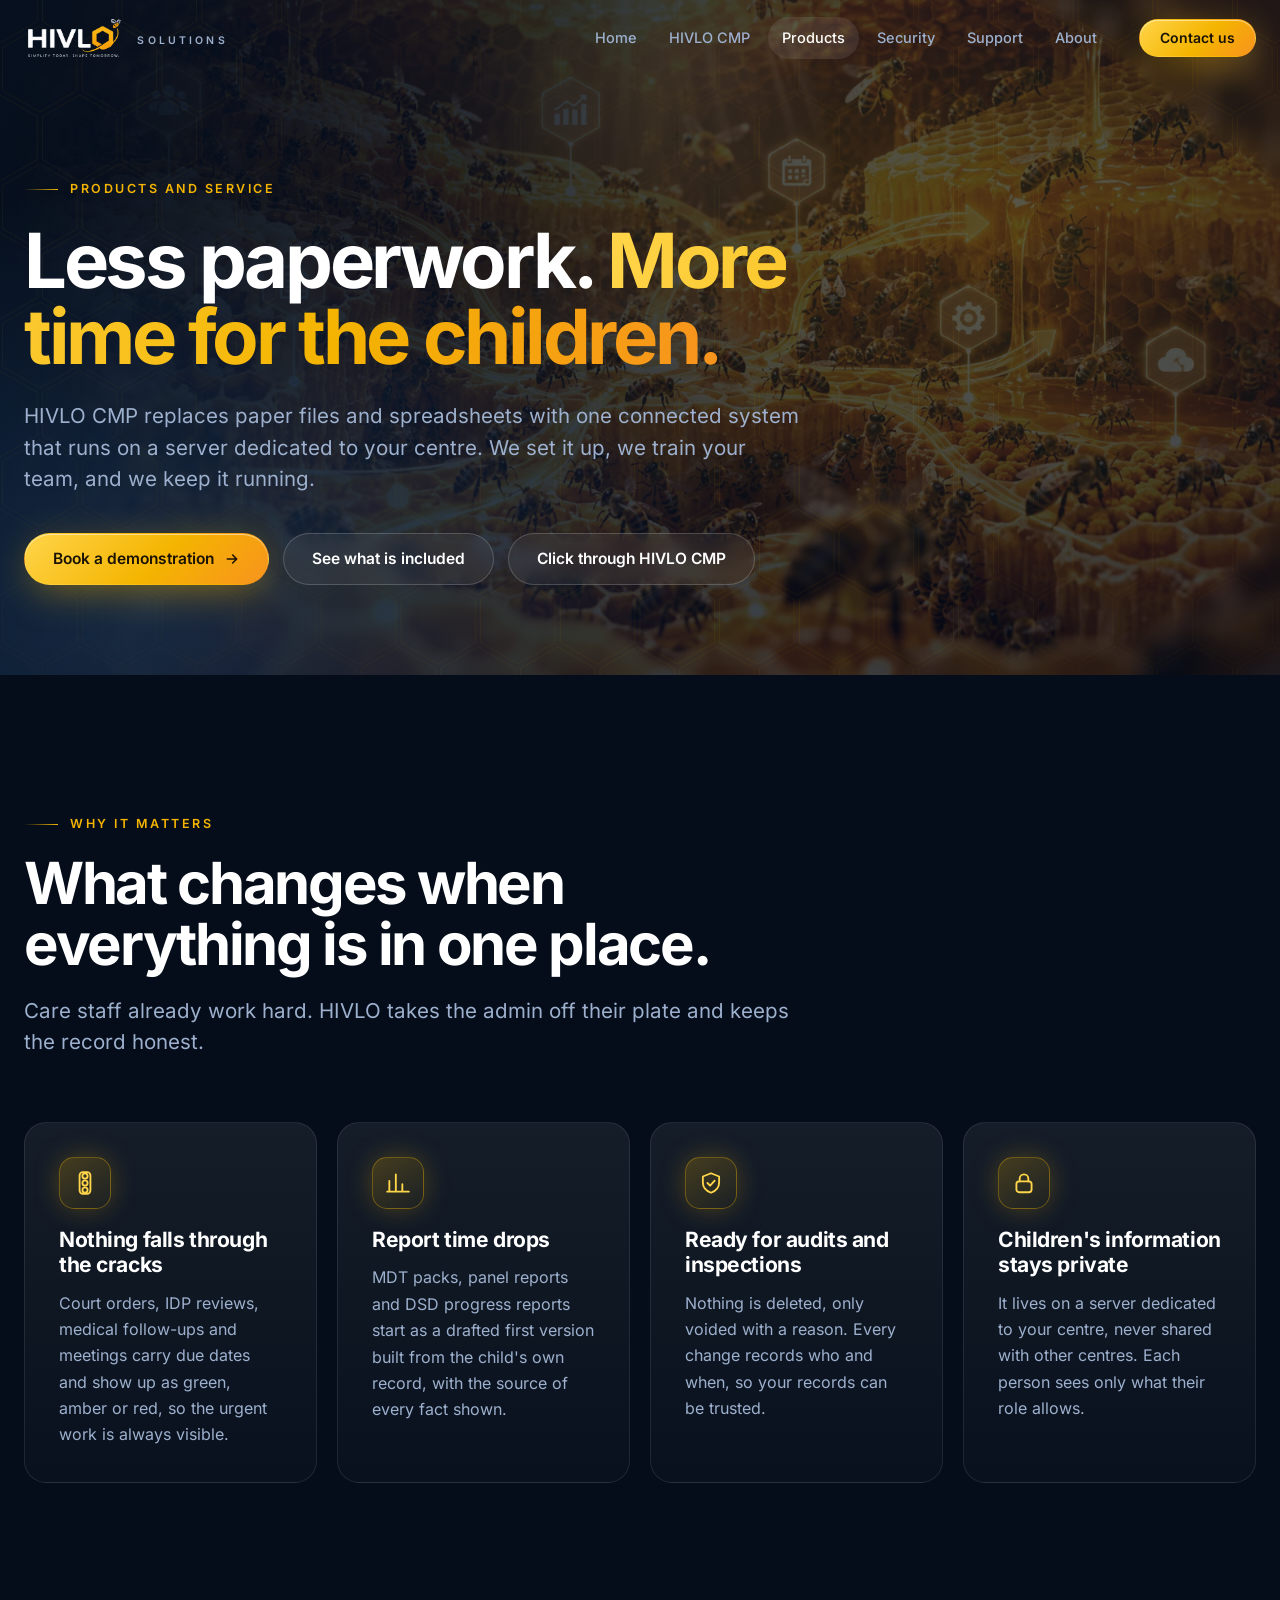
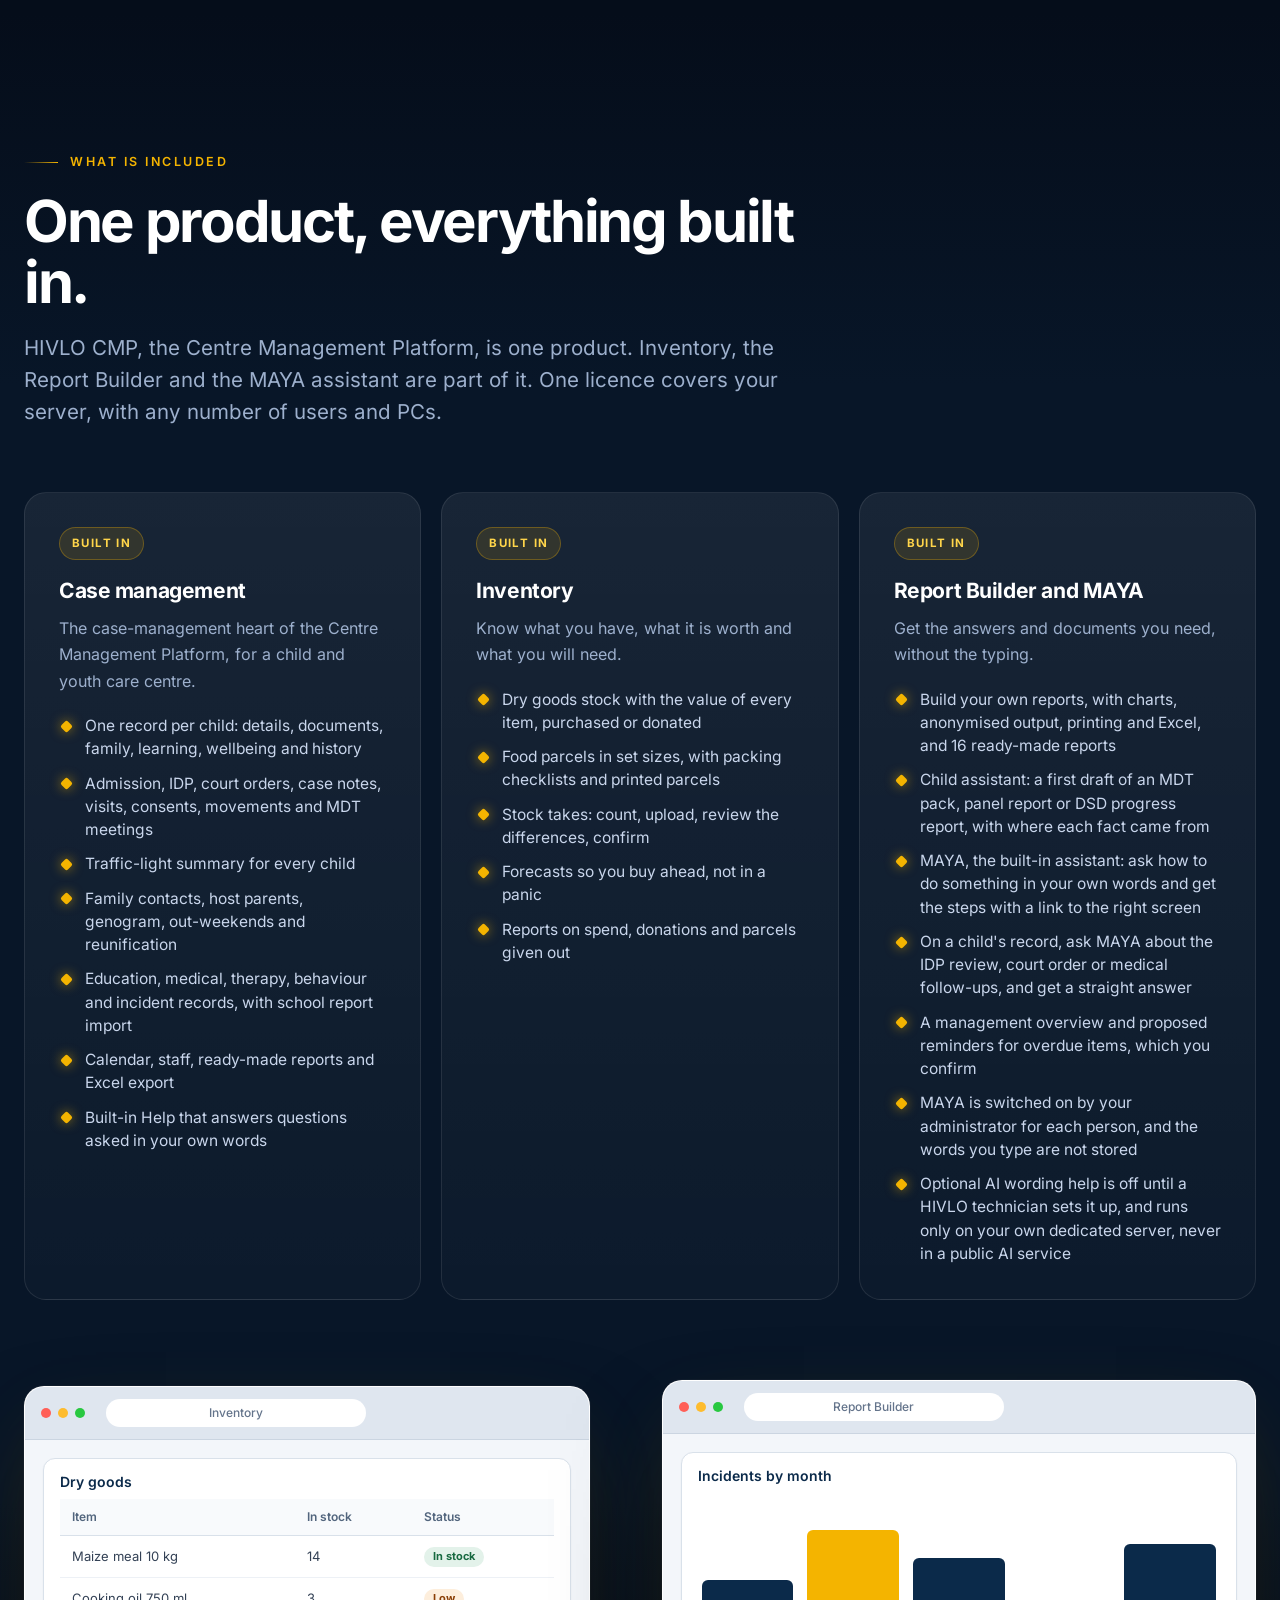
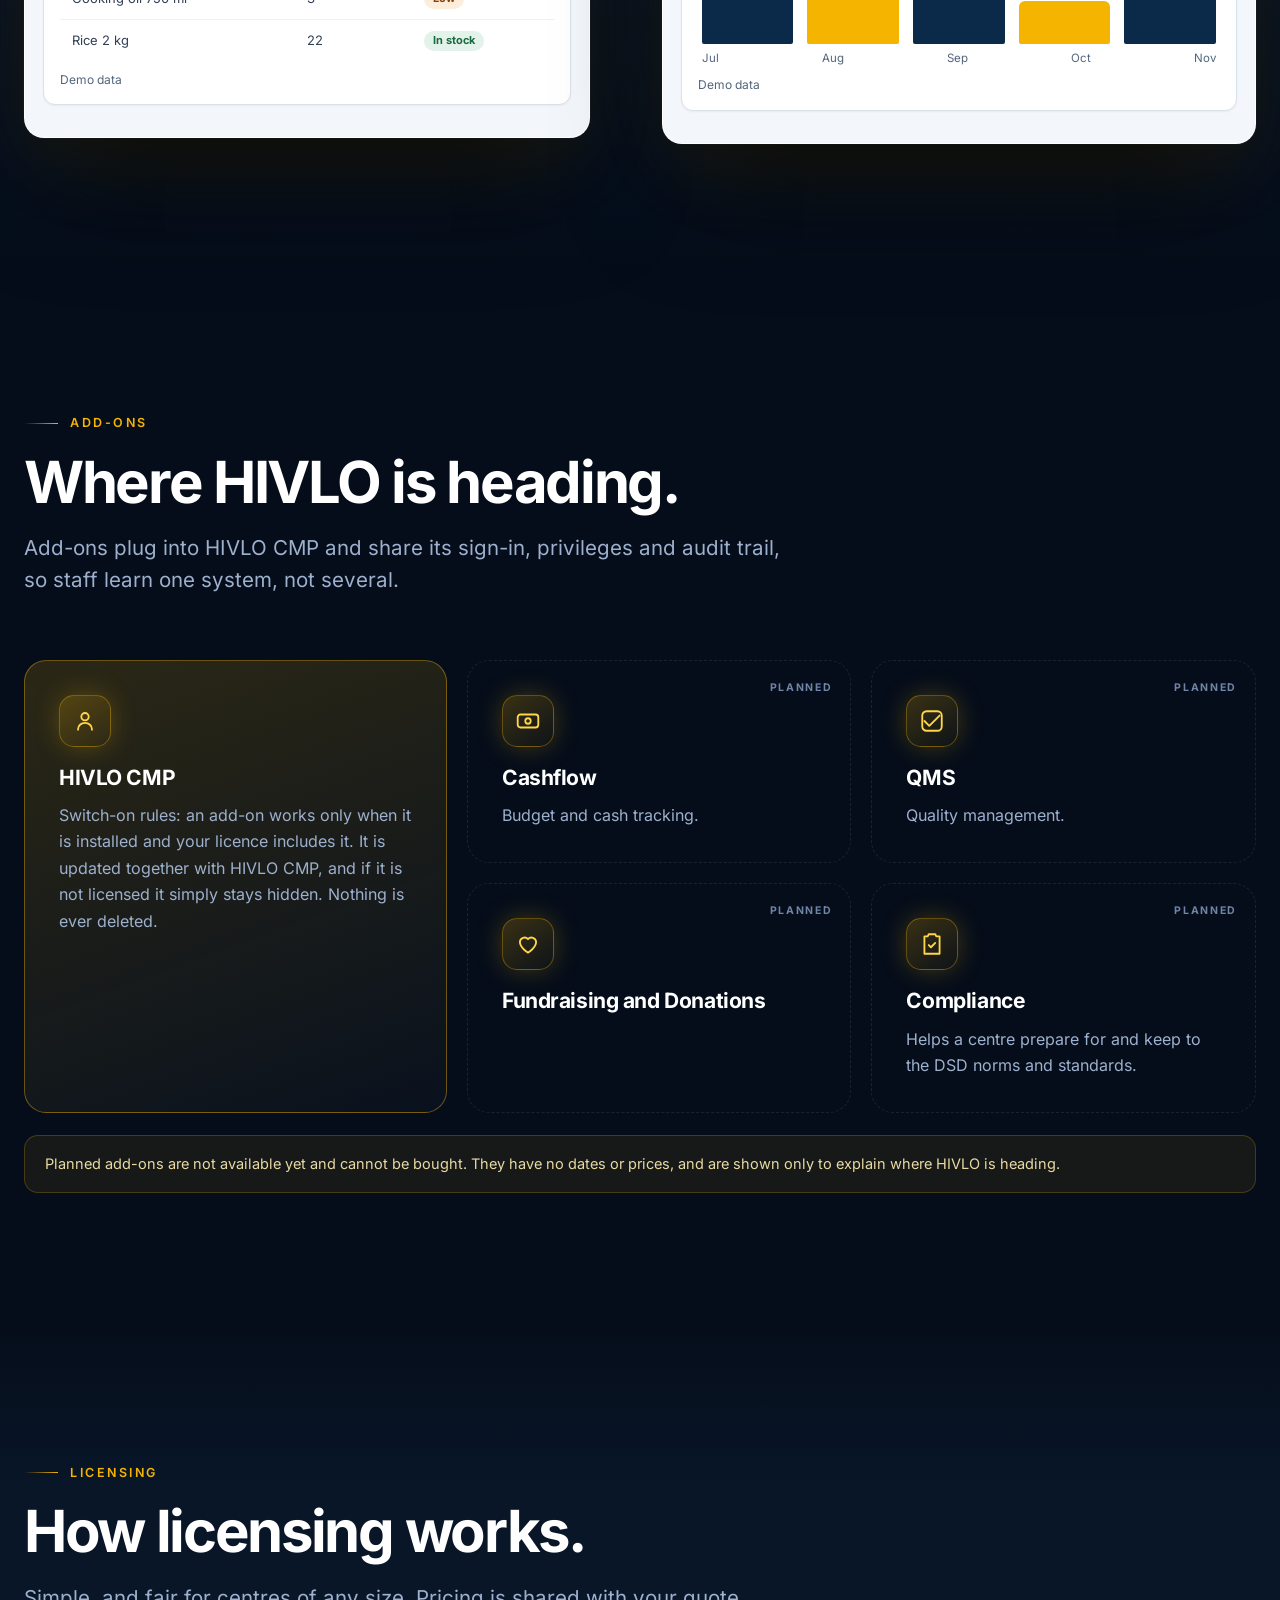
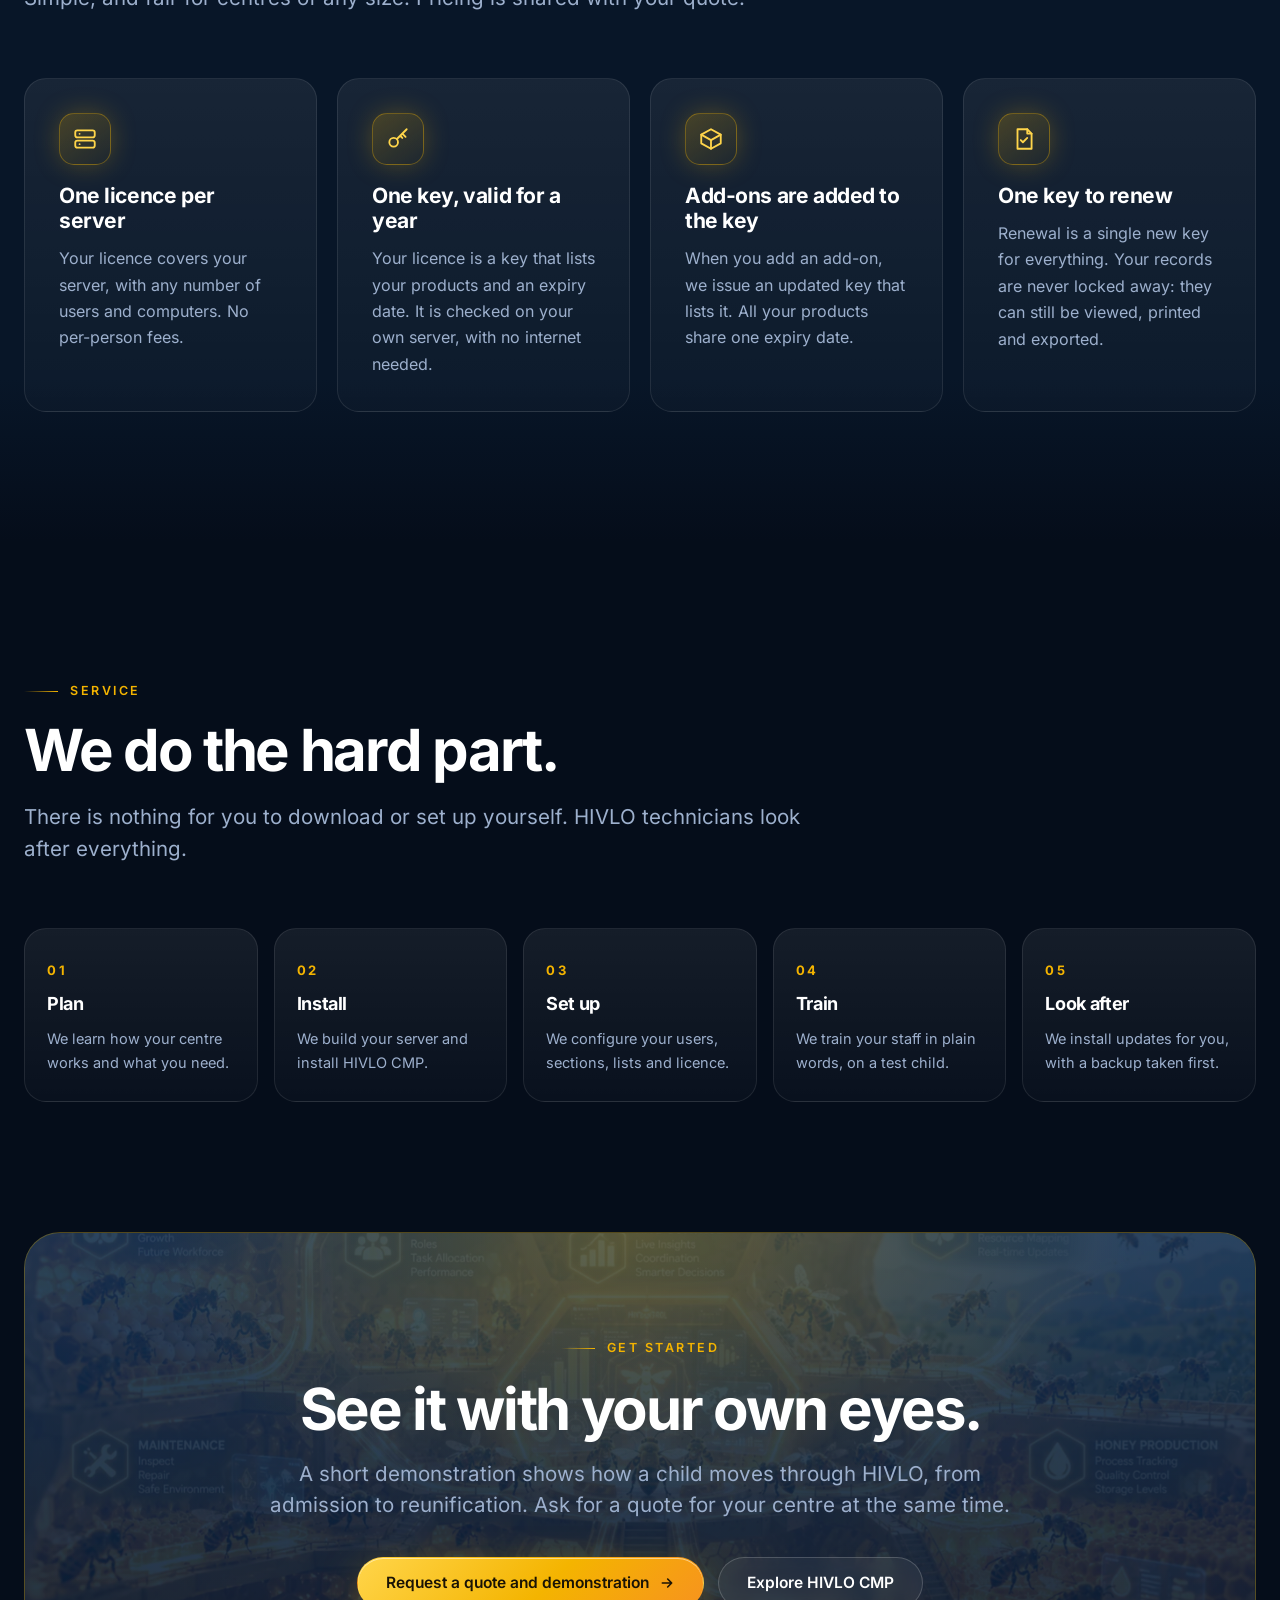
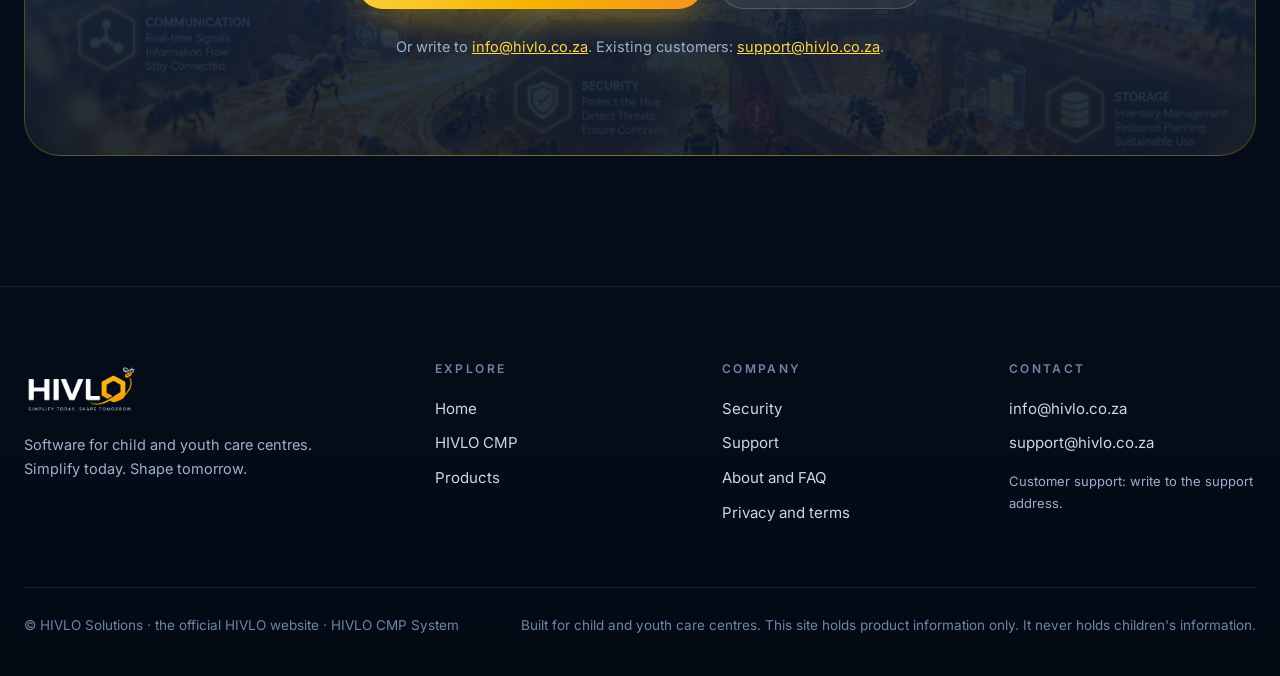
<file: download.html>
<!doctype html><html lang="en"><head><meta charset="utf-8"><meta name="viewport" content="width=device-width,initial-scale=1">
<title>Products – HIVLO CMP</title><meta name="description" content="HIVLO CMP, how licensing works, and the add-ons planned."><meta name="theme-color" content="#050d1a"><link rel="icon" type="image/png" sizes="32x32" href="assets/img/favicon-32.png"><link rel="apple-touch-icon" href="assets/img/favicon-180.png"><link rel="preload" href="assets/fonts/inter-latin-wght-normal.woff2" as="font" type="font/woff2" crossorigin><link rel="stylesheet" href="assets/site.css"></head><body>
<a href="#main" style="position:absolute;left:-999px" onfocus="this.style.left='12px';this.style.top='12px';this.style.zIndex=99;this.style.background='#F4B400';this.style.color='#000';this.style.padding='10px 16px';this.style.borderRadius='99px'">Skip to content</a>
<header class="nav"><div class="wrap"><a class="brand" href="index.html" aria-label="HIVLO Solutions, home"><img src="assets/img/hivlo-logo-reversed.png" alt="HIVLO" height="46"><small>SOLUTIONS</small></a>
<nav class="menu" id="menu" aria-label="Main"><a href="index.html">Home</a><a href="cmp.html">HIVLO CMP</a><a href="download.html" aria-current="page">Products</a><a href="security.html">Security</a><a href="support.html">Support</a><a href="about.html">About</a></nav><a class="btn primary sm" href="index.html#contact">Contact us</a>
<button class="burger" aria-label="Menu" aria-expanded="false" aria-controls="menu"><span></span></button></div></header><main id="main"><section class="hero page"><div class="photo"></div><canvas id="hexfield" aria-hidden="true"></canvas><div class="wrap"><div style="max-width:900px"><span class="eyebrow" data-r>Products and service</span><h1 data-r style="--d:.08s">Less paperwork. <span class="gold">More time for the children.</span></h1><p class="lead" data-r style="--d:.16s">HIVLO CMP replaces paper files and spreadsheets with one connected system that runs on a server dedicated to your centre. We set it up, we train your team, and we keep it running.</p><div class="btnrow" data-r style="--d:.24s;margin-top:34px"><a class="btn primary" href="mailto:info@hivlo.co.za?subject=HIVLO%20CMP%20demonstration">Book a demonstration <svg viewBox="0 0 24 24" fill="none" stroke="currentColor" stroke-width="2.4" stroke-linecap="round" stroke-linejoin="round"><path d="M5 12h14M13 6l6 6-6 6"/></svg></a><a class="btn ghost" href="#included">See what is included</a><a class="btn ghost" href="cmp.html#tour">Click through HIVLO CMP</a></div></div></div></section>
<section><div class="wrap"><div class="head " data-r><span class="eyebrow">Why it matters</span><h2>What changes when everything is in one place.</h2><p class="lead">Care staff already work hard. HIVLO takes the admin off their plate and keeps the record honest.</p></div><div class="grid4"><div class="glass " data-r style="--d:0.0s"><span class="ico" aria-hidden="true"><svg viewBox="0 0 24 24"><circle cx="12" cy="5.5" r="2.4"/><circle cx="12" cy="12" r="2.4"/><circle cx="12" cy="18.5" r="2.4"/><rect x="7" y="2" width="10" height="20" rx="3"/></svg></span><h3>Nothing falls through the cracks</h3><p>Court orders, IDP reviews, medical follow-ups and meetings carry due dates and show up as green, amber or red, so the urgent work is always visible.</p></div><div class="glass " data-r style="--d:0.08s"><span class="ico" aria-hidden="true"><svg viewBox="0 0 24 24"><path d="M4 20V10M10 20V4M16 20v-7M22 20H2"/></svg></span><h3>Report time drops</h3><p>MDT packs, panel reports and DSD progress reports start as a drafted first version built from the child's own record, with the source of every fact shown.</p></div><div class="glass " data-r style="--d:0.16s"><span class="ico" aria-hidden="true"><svg viewBox="0 0 24 24"><path d="M12 3 4.5 6v5.5c0 4.600 3.100 7.800 7.500 9.500 4.400-1.700 7.500-4.900 7.500-9.500V6z"/><path d="m8.700 12 2.500 2.500 4.200-4.600"/></svg></span><h3>Ready for audits and inspections</h3><p>Nothing is deleted, only voided with a reason. Every change records who and when, so your records can be trusted.</p></div><div class="glass " data-r style="--d:0.24s"><span class="ico" aria-hidden="true"><svg viewBox="0 0 24 24"><rect x="5" y="10.500" width="14" height="10" rx="2.500"/><path d="M8 10.500V8a4 4 0 0 1 8 0v2.500"/></svg></span><h3>Children's information stays private</h3><p>It lives on a server dedicated to your centre, never shared with other centres. Each person sees only what their role allows.</p></div></div></div></section>
<section id="included" class="alt"><div class="wrap"><div class="head " data-r><span class="eyebrow">What is included</span><h2>One product, everything built in.</h2><p class="lead">HIVLO CMP, the Centre Management Platform, is one product. Inventory, the Report Builder and the MAYA assistant are part of it. One licence covers your server, with any number of users and PCs.</p></div><div class="grid3"><div class="glass" data-r><span class="pill">Built in</span><h3>Case management</h3><p>The case-management heart of the Centre Management Platform, for a child and youth care centre.</p><ul class="list"><li>One record per child: details, documents, family, learning, wellbeing and history</li><li>Admission, IDP, court orders, case notes, visits, consents, movements and MDT meetings</li><li>Traffic-light summary for every child</li><li>Family contacts, host parents, genogram, out-weekends and reunification</li><li>Education, medical, therapy, behaviour and incident records, with school report import</li><li>Calendar, staff, ready-made reports and Excel export</li><li>Built-in Help that answers questions asked in your own words</li></ul></div>
<div class="glass" data-r><span class="pill">Built in</span><h3>Inventory</h3><p>Know what you have, what it is worth and what you will need.</p><ul class="list"><li>Dry goods stock with the value of every item, purchased or donated</li><li>Food parcels in set sizes, with packing checklists and printed parcels</li><li>Stock takes: count, upload, review the differences, confirm</li><li>Forecasts so you buy ahead, not in a panic</li><li>Reports on spend, donations and parcels given out</li></ul></div>
<div class="glass" data-r><span class="pill">Built in</span><h3>Report Builder and MAYA</h3><p>Get the answers and documents you need, without the typing.</p><ul class="list"><li>Build your own reports, with charts, anonymised output, printing and Excel, and 16 ready-made reports</li><li>Child assistant: a first draft of an MDT pack, panel report or DSD progress report, with where each fact came from</li><li>MAYA, the built-in assistant: ask how to do something in your own words and get the steps with a link to the right screen</li><li>On a child's record, ask MAYA about the IDP review, court order or medical follow-ups, and get a straight answer</li><li>A management overview and proposed reminders for overdue items, which you confirm</li><li>MAYA is switched on by your administrator for each person, and the words you type are not stored</li><li>Optional AI wording help is off until a HIVLO technician sets it up, and runs only on your own dedicated server, never in a public AI service</li></ul></div></div>
<div class="split" style="margin-top:80px"><div data-r><div class="win hvwin" role="img" aria-label="Illustration of the Inventory screen with demo data"><div class="bar"><i></i><i></i><i></i><b>Inventory</b></div><div class="hv hv-solo"><div class="hv-card"><h4>Dry goods</h4><table class="hv-tbl "><thead><tr><th>Item</th><th>In stock</th><th>Status</th></tr></thead><tbody><tr><td>Maize meal 10 kg</td><td>14</td><td><span class="hv-b t">In stock</span></td></tr><tr><td>Cooking oil 750 ml</td><td>3</td><td><span class="hv-b g">Low</span></td></tr><tr><td>Rice 2 kg</td><td>22</td><td><span class="hv-b t">In stock</span></td></tr></tbody></table><p class="hv-hint">Demo data</p></div></div></div></div><div data-r style="--d:.12s"><div class="win hvwin" role="img" aria-label="Illustration of the Report Builder with demo data"><div class="bar"><i></i><i></i><i></i><b>Report Builder</b></div><div class="hv hv-solo"><div class="hv-card"><h4>Incidents by month</h4><div class="hv-chart"><i style="height:45%"></i><i style="height:80%"></i><i style="height:60%"></i><i style="height:30%"></i><i style="height:70%"></i></div><div class="hv-leg"><span>Jul</span><span>Aug</span><span>Sep</span><span>Oct</span><span>Nov</span></div><p class="hv-hint">Demo data</p></div></div></div></div></div></div></section>
<section id="addons"><div class="wrap"><div class="head " data-r><span class="eyebrow">Add-ons</span><h2>Where HIVLO is heading.</h2><p class="lead">Add-ons plug into HIVLO CMP and share its sign-in, privileges and audit trail, so staff learn one system, not several.</p></div>
<div class="road"><div class="glass core" data-r><span class="ico" aria-hidden="true"><svg viewBox="0 0 24 24"><circle cx="12" cy="8" r="3.4"/><path d="M5.5 20c0-3.8 2.9-6.2 6.5-6.2s6.5 2.4 6.5 6.2"/></svg></span><h3>HIVLO CMP</h3><p>Switch-on rules: an add-on works only when it is installed and your licence includes it. It is updated together with HIVLO CMP, and if it is not licensed it simply stays hidden. Nothing is ever deleted.</p></div>
<div class="glass planned" data-r style="--d:.06s"><span class="ico" aria-hidden="true"><svg viewBox="0 0 24 24"><rect x="2.500" y="6" width="19" height="12" rx="2.500"/><circle cx="12" cy="12" r="2.500"/></svg></span><h3>Cashflow</h3><p>Budget and cash tracking.</p></div><div class="glass planned" data-r style="--d:.12s"><span class="ico" aria-hidden="true"><svg viewBox="0 0 24 24"><path d="m5 12 4.500 4.500L19 7"/><rect x="3" y="3" width="18" height="18" rx="4"/></svg></span><h3>QMS</h3><p>Quality management.</p></div>
<div class="glass planned" data-r style="--d:.18s"><span class="ico" aria-hidden="true"><svg viewBox="0 0 24 24"><path d="M12 20s-7.500-4.500-7.500-10A4.300 4.300 0 0 1 12 7.500 4.300 4.300 0 0 1 19.500 10c0 5.500-7.500 10-7.500 10z"/></svg></span><h3>Fundraising and Donations</h3></div><div class="glass planned" data-r style="--d:.24s"><span class="ico" aria-hidden="true"><svg viewBox="0 0 24 24"><path d="M9 3h6l1 2h3v16H5V5h3z"/><path d="m9 13 2 2 4-4"/></svg></span><h3>Compliance</h3><p>Helps a centre prepare for and keep to the DSD norms and standards.</p></div></div>
<p class="note" data-r>Planned add-ons are not available yet and cannot be bought. They have no dates or prices, and are shown only to explain where HIVLO is heading.</p></div></section>
<section id="licensing" class="alt"><div class="wrap"><div class="head " data-r><span class="eyebrow">Licensing</span><h2>How licensing works.</h2><p class="lead">Simple, and fair for centres of any size. Pricing is shared with your quote.</p></div><div class="grid4"><div class="glass " data-r style="--d:0.0s"><span class="ico" aria-hidden="true"><svg viewBox="0 0 24 24"><rect x="3" y="4" width="18" height="6.500" rx="2"/><rect x="3" y="13.500" width="18" height="6.500" rx="2"/><path d="M7 7.250h.01M7 16.750h.01"/></svg></span><h3>One licence per server</h3><p>Your licence covers your server, with any number of users and computers. No per-person fees.</p></div><div class="glass " data-r style="--d:0.08s"><span class="ico" aria-hidden="true"><svg viewBox="0 0 24 24"><circle cx="8" cy="15" r="4"/><path d="m11 12 9-9M16 7l3 3M14 9l2 2"/></svg></span><h3>One key, valid for a year</h3><p>Your licence is a key that lists your products and an expiry date. It is checked on your own server, with no internet needed.</p></div><div class="glass " data-r style="--d:0.16s"><span class="ico" aria-hidden="true"><svg viewBox="0 0 24 24"><path d="m3 8 9-5 9 5v8l-9 5-9-5z"/><path d="m3 8 9 5 9-5M12 13v8"/></svg></span><h3>Add-ons are added to the key</h3><p>When you add an add-on, we issue an updated key that lists it. All your products share one expiry date.</p></div><div class="glass " data-r style="--d:0.24s"><span class="ico" aria-hidden="true"><svg viewBox="0 0 24 24"><path d="M6 3h9l4 4v14H6z"/><path d="M15 3v4h4M9 13l2 2 4-4"/></svg></span><h3>One key to renew</h3><p>Renewal is a single new key for everything. Your records are never locked away: they can still be viewed, printed and exported.</p></div></div></div></section>
<section><div class="wrap"><div class="head " data-r><span class="eyebrow">Service</span><h2>We do the hard part.</h2><p class="lead">There is nothing for you to download or set up yourself. HIVLO technicians look after everything.</p></div><div class="steps"><div class="glass" data-r style="--d:0.0s"><span class="num">01</span><h3>Plan</h3><p>We learn how your centre works and what you need.</p></div><div class="glass" data-r style="--d:0.07s"><span class="num">02</span><h3>Install</h3><p>We build your server and install HIVLO CMP.</p></div><div class="glass" data-r style="--d:0.14s"><span class="num">03</span><h3>Set up</h3><p>We configure your users, sections, lists and licence.</p></div><div class="glass" data-r style="--d:0.21000000000000002s"><span class="num">04</span><h3>Train</h3><p>We train your staff in plain words, on a test child.</p></div><div class="glass" data-r style="--d:0.28s"><span class="num">05</span><h3>Look after</h3><p>We install updates for you, with a backup taken first.</p></div></div></div></section>
<section class="cta"><div class="wrap"><div class="box" data-r><span class="eyebrow">Get started</span><h2 style="margin-top:20px">See it with your own eyes.</h2><p class="lead">A short demonstration shows how a child moves through HIVLO, from admission to reunification. Ask for a quote for your centre at the same time.</p>
<div class="btnrow"><a class="btn primary" href="mailto:info@hivlo.co.za?subject=HIVLO%20CMP%20quote%20and%20demonstration">Request a quote and demonstration <svg viewBox="0 0 24 24" fill="none" stroke="currentColor" stroke-width="2.4" stroke-linecap="round" stroke-linejoin="round"><path d="M5 12h14M13 6l6 6-6 6"/></svg></a><a class="btn ghost" href="cmp.html">Explore HIVLO CMP</a></div><small>Or write to <a href="mailto:info@hivlo.co.za">info@hivlo.co.za</a>. Existing customers: <a href="mailto:support@hivlo.co.za">support@hivlo.co.za</a>.</small></div></div></section></main><footer><div class="wrap"><div class="fgrid"><div><img src="assets/img/hivlo-logo-reversed.png" alt="HIVLO Solutions" height="52"><p>Software for child and youth care centres. Simplify today. Shape tomorrow.</p></div>
<div><h4>Explore</h4><a href="index.html">Home</a><a href="cmp.html">HIVLO CMP</a><a href="download.html">Products</a></div>
<div><h4>Company</h4><a href="security.html">Security</a><a href="support.html">Support</a><a href="about.html">About and FAQ</a><a href="legal.html">Privacy and terms</a></div>
<div><h4>Contact</h4><a href="mailto:info@hivlo.co.za">info@hivlo.co.za</a><a href="mailto:support@hivlo.co.za">support@hivlo.co.za</a><p style="margin-top:10px;font-size:13px">Customer support: write to the support address.</p></div></div>
<div class="legal"><span>© HIVLO Solutions · the official HIVLO website · HIVLO CMP System</span><span>Built for child and youth care centres. This site holds product information only. It never holds children's information.</span></div></div></footer>
<script src="assets/site.js"></script></body></html>
</file>
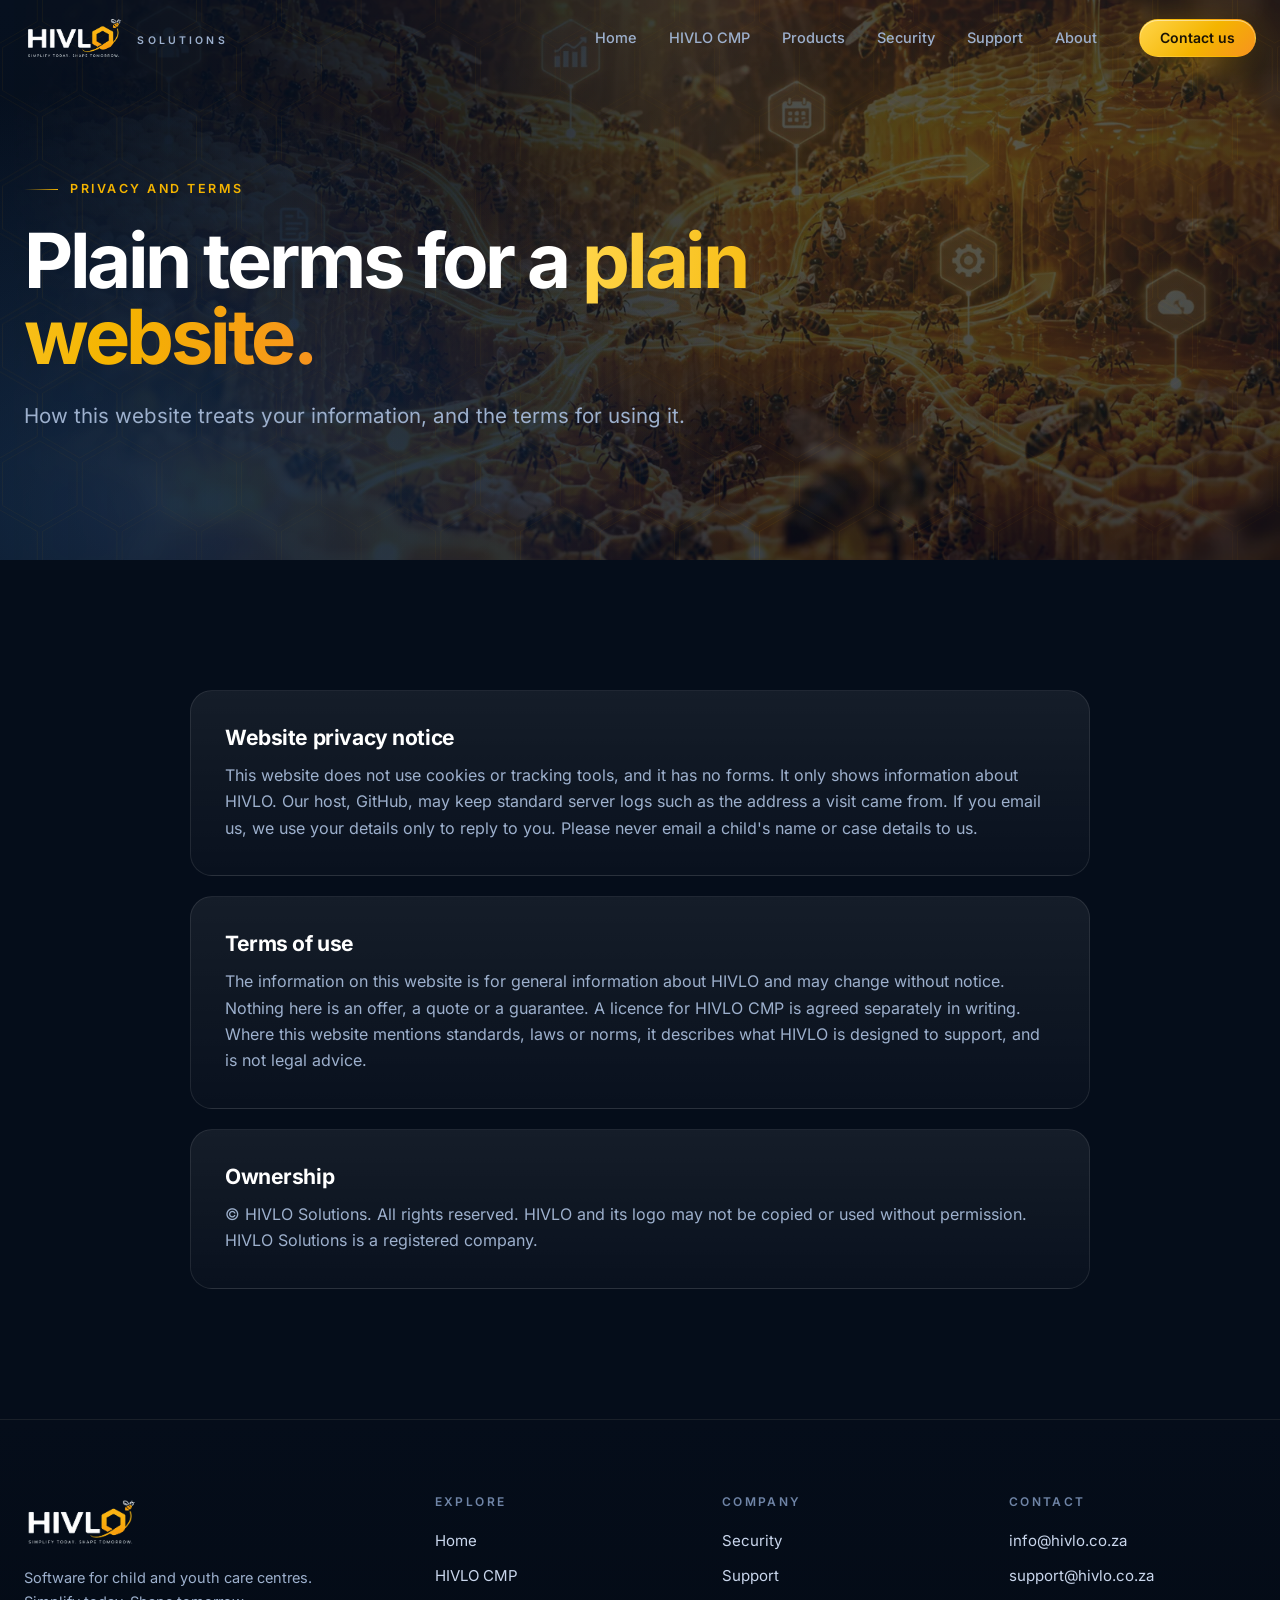
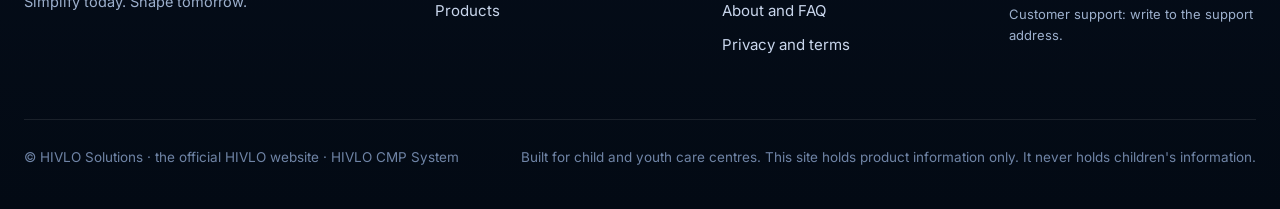
<file: legal.html>
<!doctype html><html lang="en"><head><meta charset="utf-8"><meta name="viewport" content="width=device-width,initial-scale=1">
<title>Privacy and terms – HIVLO</title><meta name="description" content="Website privacy notice and terms of use."><meta name="theme-color" content="#050d1a"><link rel="icon" type="image/png" sizes="32x32" href="assets/img/favicon-32.png"><link rel="apple-touch-icon" href="assets/img/favicon-180.png"><link rel="preload" href="assets/fonts/inter-latin-wght-normal.woff2" as="font" type="font/woff2" crossorigin><link rel="stylesheet" href="assets/site.css"></head><body>
<a href="#main" style="position:absolute;left:-999px" onfocus="this.style.left='12px';this.style.top='12px';this.style.zIndex=99;this.style.background='#F4B400';this.style.color='#000';this.style.padding='10px 16px';this.style.borderRadius='99px'">Skip to content</a>
<header class="nav"><div class="wrap"><a class="brand" href="index.html" aria-label="HIVLO Solutions, home"><img src="assets/img/hivlo-logo-reversed.png" alt="HIVLO" height="46"><small>SOLUTIONS</small></a>
<nav class="menu" id="menu" aria-label="Main"><a href="index.html">Home</a><a href="cmp.html">HIVLO CMP</a><a href="download.html">Products</a><a href="security.html">Security</a><a href="support.html">Support</a><a href="about.html">About</a></nav><a class="btn primary sm" href="index.html#contact">Contact us</a>
<button class="burger" aria-label="Menu" aria-expanded="false" aria-controls="menu"><span></span></button></div></header><main id="main"><section class="hero page"><div class="photo"></div><canvas id="hexfield" aria-hidden="true"></canvas><div class="wrap"><div style="max-width:900px"><span class="eyebrow" data-r>Privacy and terms</span><h1 data-r style="--d:.08s">Plain terms for a <span class="gold">plain website.</span></h1><p class="lead" data-r style="--d:.16s">How this website treats your information, and the terms for using it.</p></div></div></section>
<section><div class="wrap" style="max-width:900px"><div style="display:grid;gap:20px">
<div class="glass" data-r style="--d:0s"><h3 style="margin-top:0">Website privacy notice</h3><p>This website does not use cookies or tracking tools, and it has no forms. It only shows information about HIVLO. Our host, GitHub, may keep standard server logs such as the address a visit came from. If you email us, we use your details only to reply to you. Please never email a child's name or case details to us.</p></div>
<div class="glass" data-r style="--d:0.08s"><h3 style="margin-top:0">Terms of use</h3><p>The information on this website is for general information about HIVLO and may change without notice. Nothing here is an offer, a quote or a guarantee. A licence for HIVLO CMP is agreed separately in writing. Where this website mentions standards, laws or norms, it describes what HIVLO is designed to support, and is not legal advice.</p></div>
<div class="glass" data-r style="--d:0.16s"><h3 style="margin-top:0">Ownership</h3><p>© HIVLO Solutions. All rights reserved. HIVLO and its logo may not be copied or used without permission. HIVLO Solutions is a registered company.</p></div></div></div></section>
</main><footer><div class="wrap"><div class="fgrid"><div><img src="assets/img/hivlo-logo-reversed.png" alt="HIVLO Solutions" height="52"><p>Software for child and youth care centres. Simplify today. Shape tomorrow.</p></div>
<div><h4>Explore</h4><a href="index.html">Home</a><a href="cmp.html">HIVLO CMP</a><a href="download.html">Products</a></div>
<div><h4>Company</h4><a href="security.html">Security</a><a href="support.html">Support</a><a href="about.html">About and FAQ</a><a href="legal.html">Privacy and terms</a></div>
<div><h4>Contact</h4><a href="mailto:info@hivlo.co.za">info@hivlo.co.za</a><a href="mailto:support@hivlo.co.za">support@hivlo.co.za</a><p style="margin-top:10px;font-size:13px">Customer support: write to the support address.</p></div></div>
<div class="legal"><span>© HIVLO Solutions · the official HIVLO website · HIVLO CMP System</span><span>Built for child and youth care centres. This site holds product information only. It never holds children's information.</span></div></div></footer>
<script src="assets/site.js"></script></body></html>
</file>
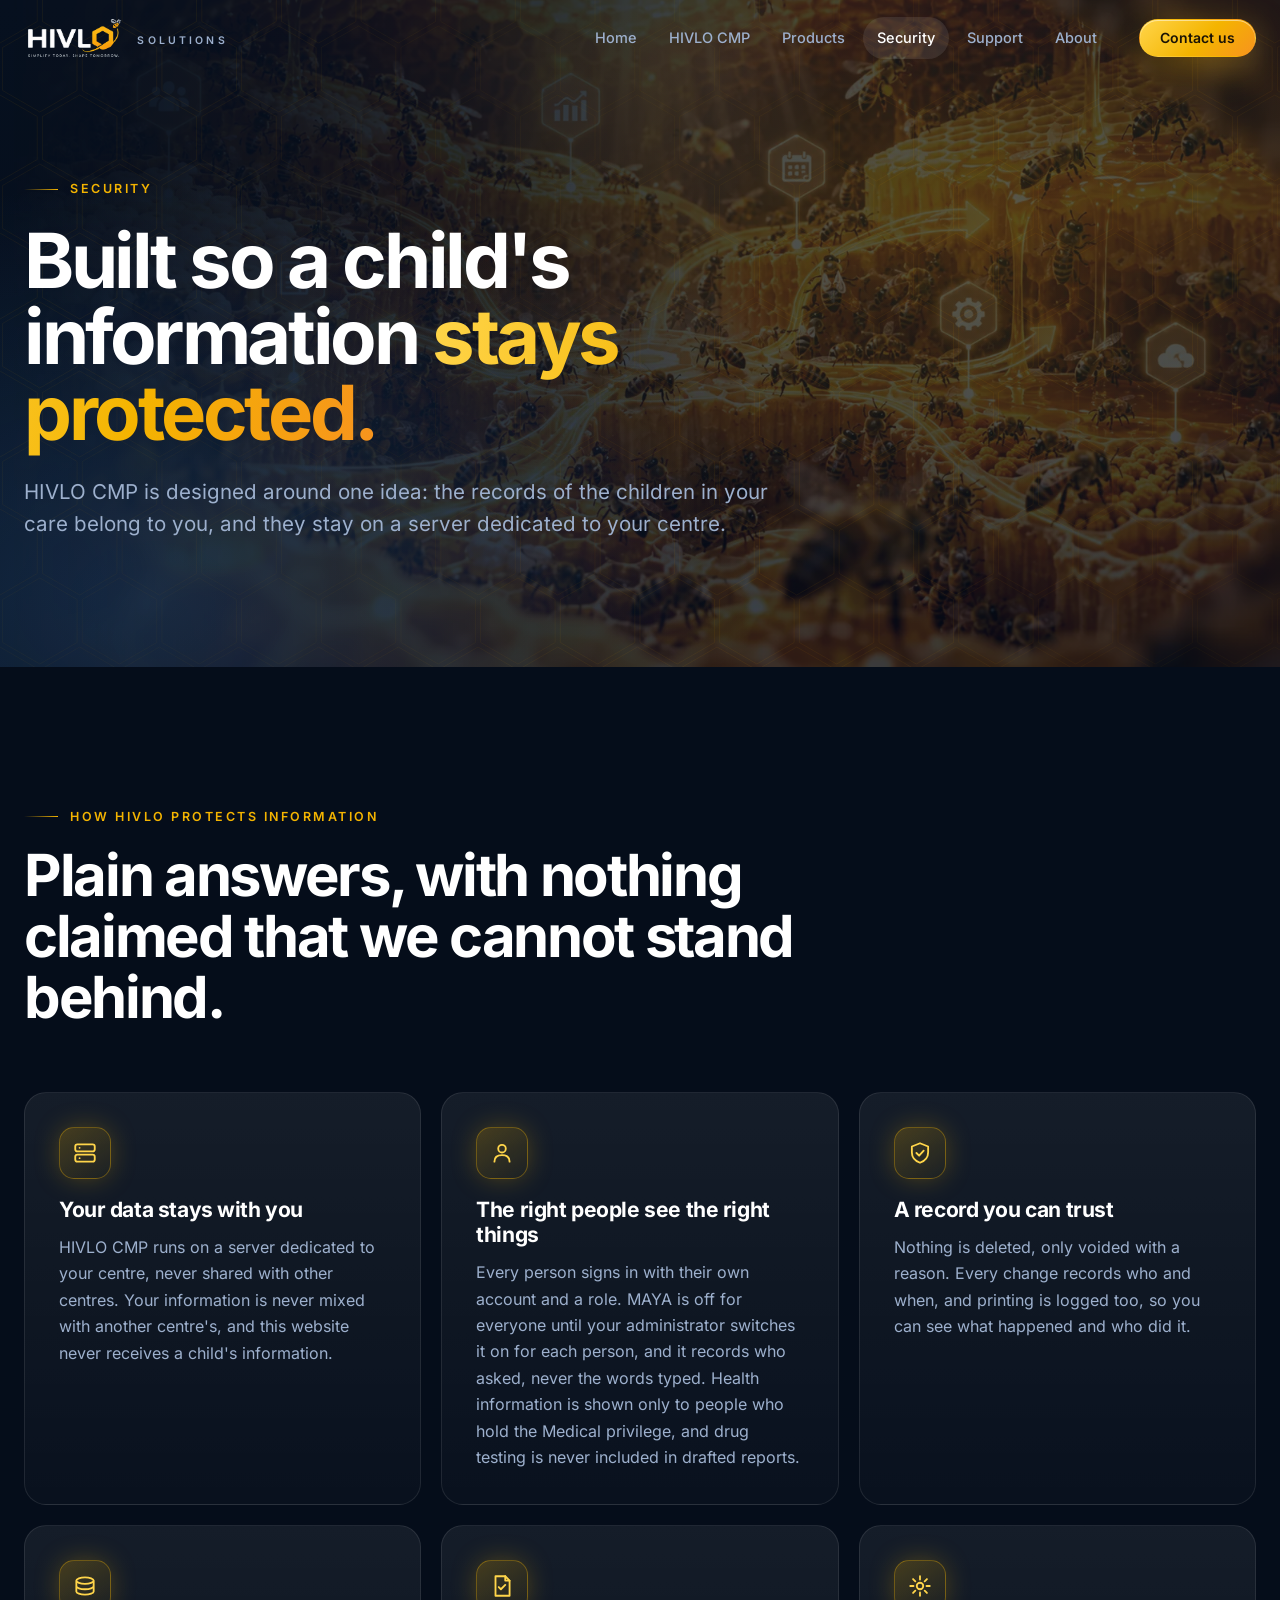
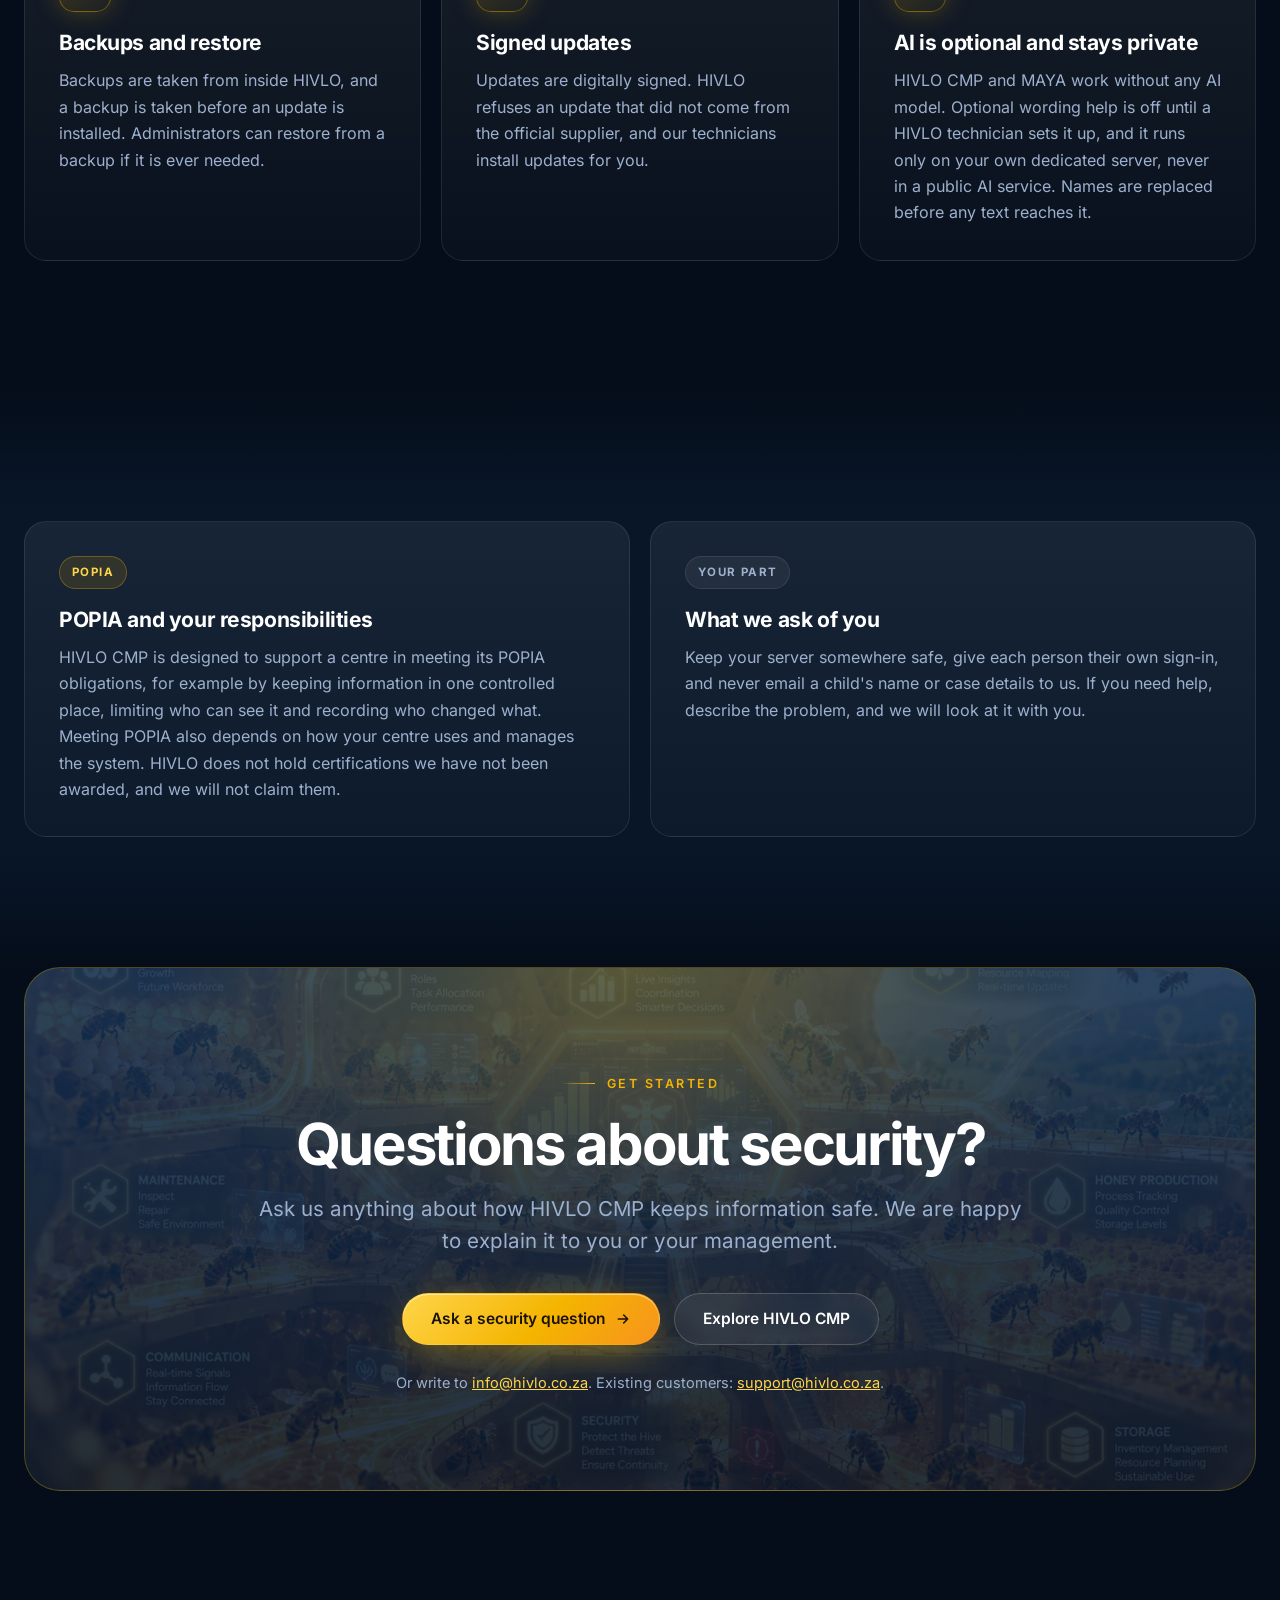
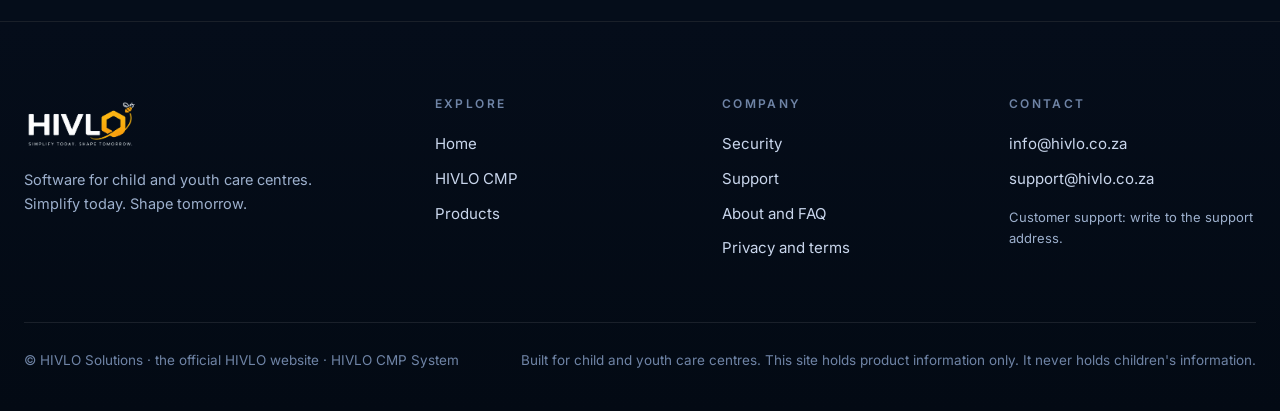
<file: security.html>
<!doctype html><html lang="en"><head><meta charset="utf-8"><meta name="viewport" content="width=device-width,initial-scale=1">
<title>Security – HIVLO CMP</title><meta name="description" content="How HIVLO CMP keeps a child's information protected."><meta name="theme-color" content="#050d1a"><link rel="icon" type="image/png" sizes="32x32" href="assets/img/favicon-32.png"><link rel="apple-touch-icon" href="assets/img/favicon-180.png"><link rel="preload" href="assets/fonts/inter-latin-wght-normal.woff2" as="font" type="font/woff2" crossorigin><link rel="stylesheet" href="assets/site.css"></head><body>
<a href="#main" style="position:absolute;left:-999px" onfocus="this.style.left='12px';this.style.top='12px';this.style.zIndex=99;this.style.background='#F4B400';this.style.color='#000';this.style.padding='10px 16px';this.style.borderRadius='99px'">Skip to content</a>
<header class="nav"><div class="wrap"><a class="brand" href="index.html" aria-label="HIVLO Solutions, home"><img src="assets/img/hivlo-logo-reversed.png" alt="HIVLO" height="46"><small>SOLUTIONS</small></a>
<nav class="menu" id="menu" aria-label="Main"><a href="index.html">Home</a><a href="cmp.html">HIVLO CMP</a><a href="download.html">Products</a><a href="security.html" aria-current="page">Security</a><a href="support.html">Support</a><a href="about.html">About</a></nav><a class="btn primary sm" href="index.html#contact">Contact us</a>
<button class="burger" aria-label="Menu" aria-expanded="false" aria-controls="menu"><span></span></button></div></header><main id="main"><section class="hero page"><div class="photo"></div><canvas id="hexfield" aria-hidden="true"></canvas><div class="wrap"><div style="max-width:900px"><span class="eyebrow" data-r>Security</span><h1 data-r style="--d:.08s">Built so a child's information <span class="gold">stays protected.</span></h1><p class="lead" data-r style="--d:.16s">HIVLO CMP is designed around one idea: the records of the children in your care belong to you, and they stay on a server dedicated to your centre.</p></div></div></section>
<section><div class="wrap"><div class="head " data-r><span class="eyebrow">How HIVLO protects information</span><h2>Plain answers, with nothing claimed that we cannot stand behind.</h2></div><div class="grid3"><div class="glass " data-r style="--d:0.0s"><span class="ico" aria-hidden="true"><svg viewBox="0 0 24 24"><rect x="3" y="4" width="18" height="6.500" rx="2"/><rect x="3" y="13.500" width="18" height="6.500" rx="2"/><path d="M7 7.250h.01M7 16.750h.01"/></svg></span><h3>Your data stays with you</h3><p>HIVLO CMP runs on a server dedicated to your centre, never shared with other centres. Your information is never mixed with another centre's, and this website never receives a child's information.</p></div><div class="glass " data-r style="--d:0.08s"><span class="ico" aria-hidden="true"><svg viewBox="0 0 24 24"><circle cx="12" cy="8" r="3.500"/><path d="M5 20c0-4 3-6 7-6s7 2 7 6"/></svg></span><h3>The right people see the right things</h3><p>Every person signs in with their own account and a role. MAYA is off for everyone until your administrator switches it on for each person, and it records who asked, never the words typed. Health information is shown only to people who hold the Medical privilege, and drug testing is never included in drafted reports.</p></div><div class="glass " data-r style="--d:0.16s"><span class="ico" aria-hidden="true"><svg viewBox="0 0 24 24"><path d="M12 3 4.5 6v5.5c0 4.600 3.100 7.800 7.500 9.500 4.400-1.700 7.500-4.900 7.500-9.500V6z"/><path d="m8.700 12 2.500 2.500 4.200-4.600"/></svg></span><h3>A record you can trust</h3><p>Nothing is deleted, only voided with a reason. Every change records who and when, and printing is logged too, so you can see what happened and who did it.</p></div><div class="glass " data-r style="--d:0.0s"><span class="ico" aria-hidden="true"><svg viewBox="0 0 24 24"><path d="M4 7c0-1.700 3.600-3 8-3s8 1.300 8 3-3.600 3-8 3-8-1.300-8-3zM4 7v5c0 1.700 3.600 3 8 3s8-1.300 8-3V7M4 12v5c0 1.700 3.600 3 8 3s8-1.300 8-3v-5"/></svg></span><h3>Backups and restore</h3><p>Backups are taken from inside HIVLO, and a backup is taken before an update is installed. Administrators can restore from a backup if it is ever needed.</p></div><div class="glass " data-r style="--d:0.08s"><span class="ico" aria-hidden="true"><svg viewBox="0 0 24 24"><path d="M6 3h9l4 4v14H6z"/><path d="M15 3v4h4M9 13l2 2 4-4"/></svg></span><h3>Signed updates</h3><p>Updates are digitally signed. HIVLO refuses an update that did not come from the official supplier, and our technicians install updates for you.</p></div><div class="glass " data-r style="--d:0.16s"><span class="ico" aria-hidden="true"><svg viewBox="0 0 24 24"><path d="M12 3v3M12 18v3M3 12h3M18 12h3M5.600 5.600l2.100 2.100M16.300 16.300l2.100 2.100M18.400 5.600l-2.100 2.100M7.700 16.300l-2.100 2.100"/><circle cx="12" cy="12" r="3"/></svg></span><h3>AI is optional and stays private</h3><p>HIVLO CMP and MAYA work without any AI model. Optional wording help is off until a HIVLO technician sets it up, and it runs only on your own dedicated server, never in a public AI service. Names are replaced before any text reaches it.</p></div></div></div></section>
<section class="alt"><div class="wrap"><div class="grid2c"><div class="glass" data-r><span class="pill">POPIA</span><h3>POPIA and your responsibilities</h3><p>HIVLO CMP is designed to support a centre in meeting its POPIA obligations, for example by keeping information in one controlled place, limiting who can see it and recording who changed what. Meeting POPIA also depends on how your centre uses and manages the system. HIVLO does not hold certifications we have not been awarded, and we will not claim them.</p></div>
<div class="glass" data-r style="--d:.1s"><span class="pill soft">Your part</span><h3>What we ask of you</h3><p>Keep your server somewhere safe, give each person their own sign-in, and never email a child's name or case details to us. If you need help, describe the problem, and we will look at it with you.</p></div></div></div></section>
<section class="cta"><div class="wrap"><div class="box" data-r><span class="eyebrow">Get started</span><h2 style="margin-top:20px">Questions about security?</h2><p class="lead">Ask us anything about how HIVLO CMP keeps information safe. We are happy to explain it to you or your management.</p>
<div class="btnrow"><a class="btn primary" href="mailto:info@hivlo.co.za?subject=HIVLO%20security%20question">Ask a security question <svg viewBox="0 0 24 24" fill="none" stroke="currentColor" stroke-width="2.4" stroke-linecap="round" stroke-linejoin="round"><path d="M5 12h14M13 6l6 6-6 6"/></svg></a><a class="btn ghost" href="cmp.html">Explore HIVLO CMP</a></div><small>Or write to <a href="mailto:info@hivlo.co.za">info@hivlo.co.za</a>. Existing customers: <a href="mailto:support@hivlo.co.za">support@hivlo.co.za</a>.</small></div></div></section></main><footer><div class="wrap"><div class="fgrid"><div><img src="assets/img/hivlo-logo-reversed.png" alt="HIVLO Solutions" height="52"><p>Software for child and youth care centres. Simplify today. Shape tomorrow.</p></div>
<div><h4>Explore</h4><a href="index.html">Home</a><a href="cmp.html">HIVLO CMP</a><a href="download.html">Products</a></div>
<div><h4>Company</h4><a href="security.html">Security</a><a href="support.html">Support</a><a href="about.html">About and FAQ</a><a href="legal.html">Privacy and terms</a></div>
<div><h4>Contact</h4><a href="mailto:info@hivlo.co.za">info@hivlo.co.za</a><a href="mailto:support@hivlo.co.za">support@hivlo.co.za</a><p style="margin-top:10px;font-size:13px">Customer support: write to the support address.</p></div></div>
<div class="legal"><span>© HIVLO Solutions · the official HIVLO website · HIVLO CMP System</span><span>Built for child and youth care centres. This site holds product information only. It never holds children's information.</span></div></div></footer>
<script src="assets/site.js"></script></body></html>
</file>
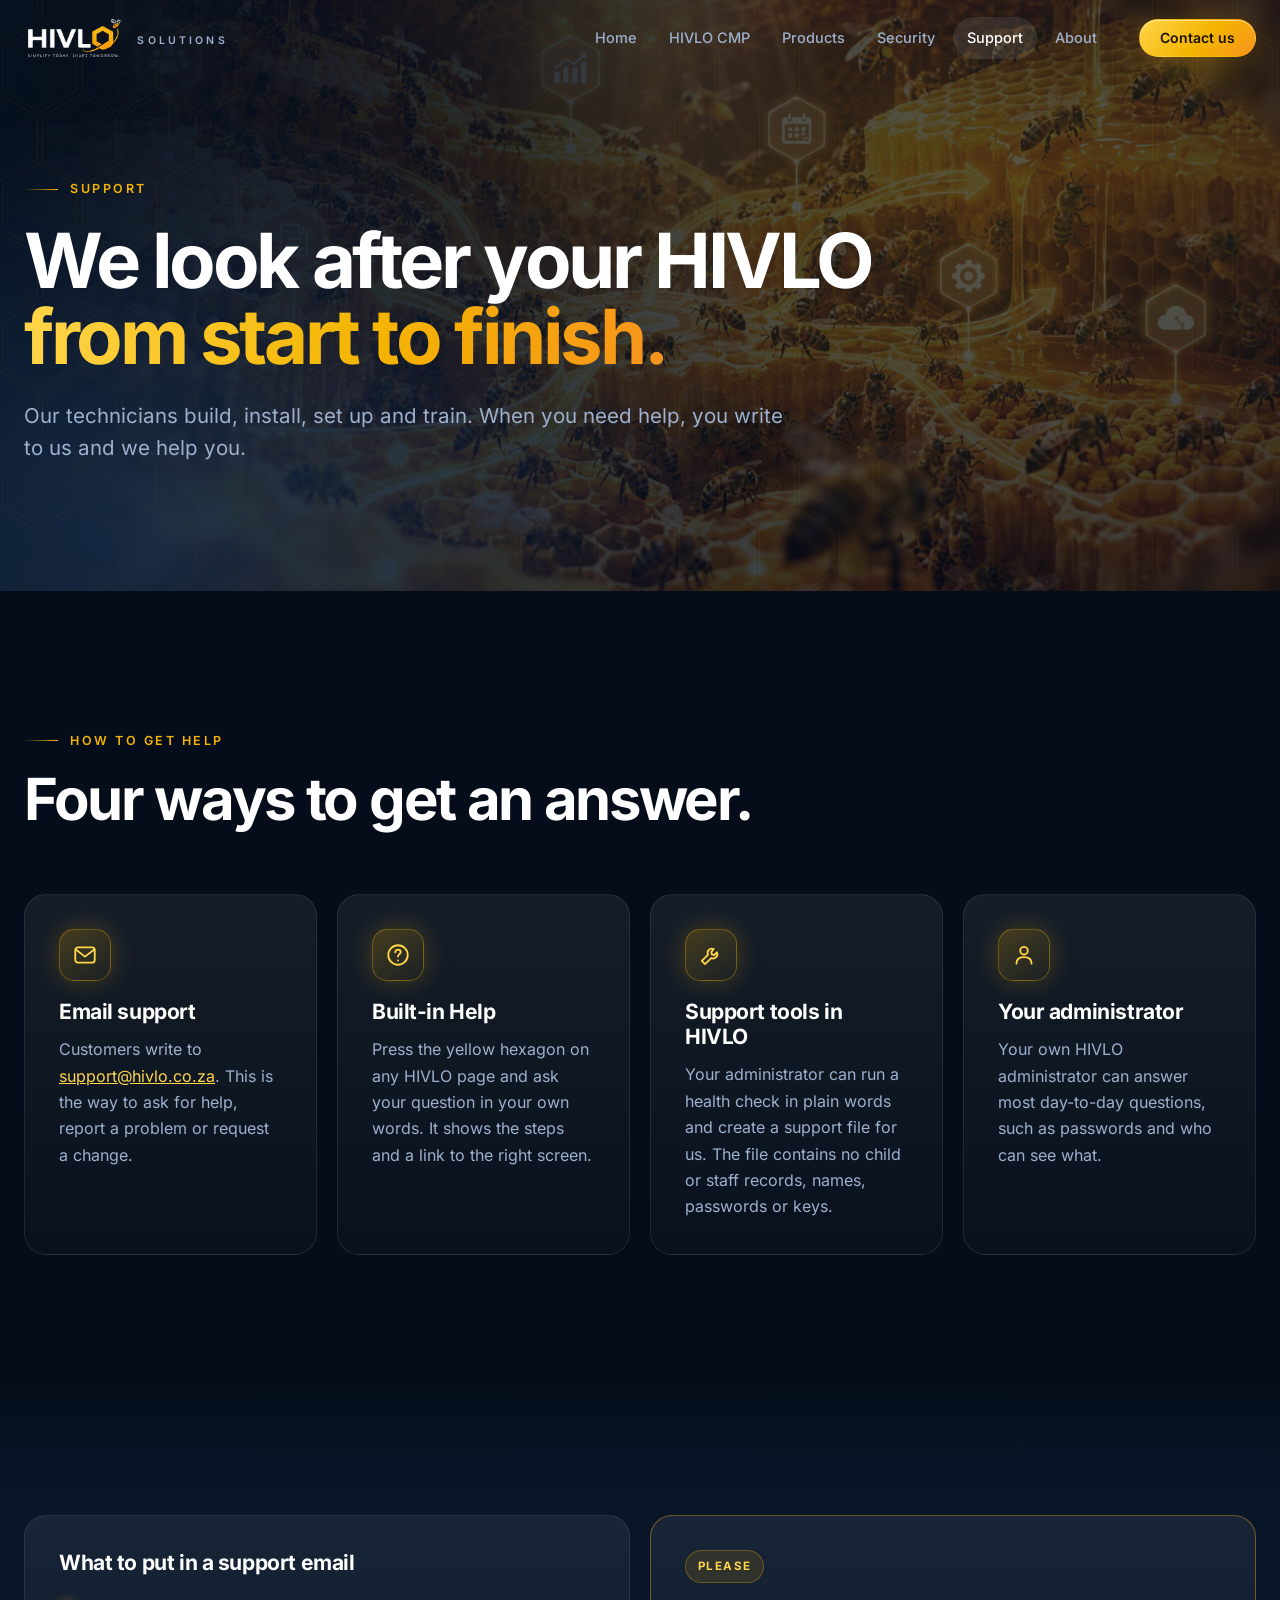
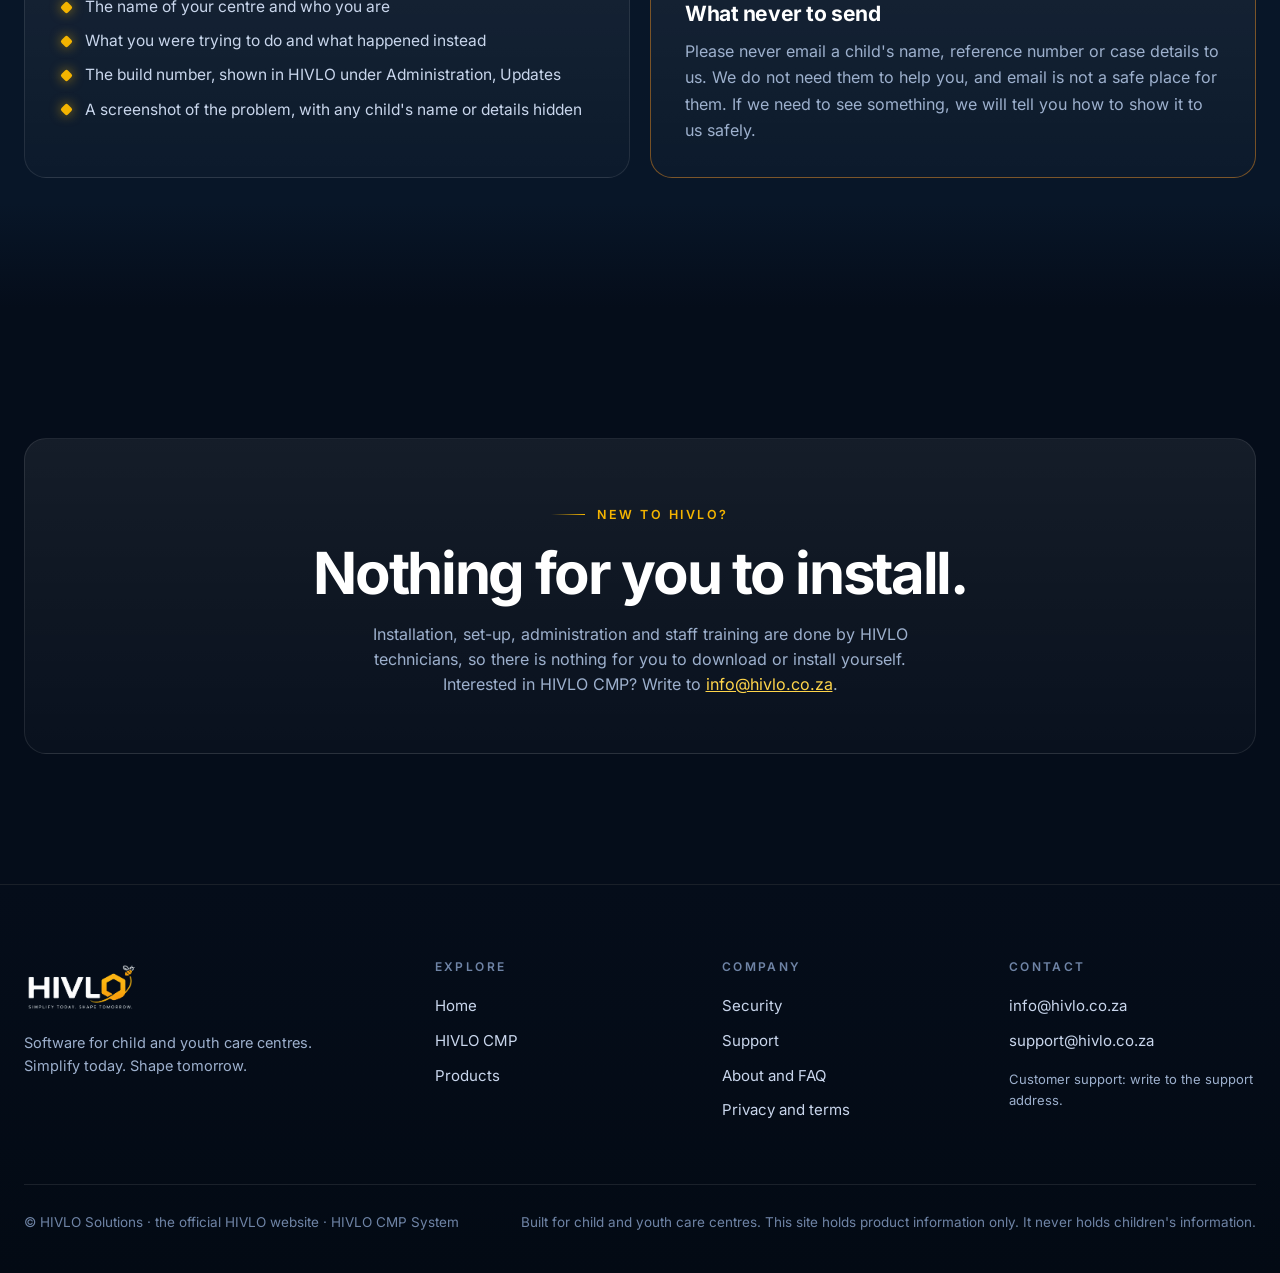
<file: support.html>
<!doctype html><html lang="en"><head><meta charset="utf-8"><meta name="viewport" content="width=device-width,initial-scale=1">
<title>Support – HIVLO CMP</title><meta name="description" content="How to get help with HIVLO CMP."><meta name="theme-color" content="#050d1a"><link rel="icon" type="image/png" sizes="32x32" href="assets/img/favicon-32.png"><link rel="apple-touch-icon" href="assets/img/favicon-180.png"><link rel="preload" href="assets/fonts/inter-latin-wght-normal.woff2" as="font" type="font/woff2" crossorigin><link rel="stylesheet" href="assets/site.css"></head><body>
<a href="#main" style="position:absolute;left:-999px" onfocus="this.style.left='12px';this.style.top='12px';this.style.zIndex=99;this.style.background='#F4B400';this.style.color='#000';this.style.padding='10px 16px';this.style.borderRadius='99px'">Skip to content</a>
<header class="nav"><div class="wrap"><a class="brand" href="index.html" aria-label="HIVLO Solutions, home"><img src="assets/img/hivlo-logo-reversed.png" alt="HIVLO" height="46"><small>SOLUTIONS</small></a>
<nav class="menu" id="menu" aria-label="Main"><a href="index.html">Home</a><a href="cmp.html">HIVLO CMP</a><a href="download.html">Products</a><a href="security.html">Security</a><a href="support.html" aria-current="page">Support</a><a href="about.html">About</a></nav><a class="btn primary sm" href="index.html#contact">Contact us</a>
<button class="burger" aria-label="Menu" aria-expanded="false" aria-controls="menu"><span></span></button></div></header><main id="main"><section class="hero page"><div class="photo"></div><canvas id="hexfield" aria-hidden="true"></canvas><div class="wrap"><div style="max-width:900px"><span class="eyebrow" data-r>Support</span><h1 data-r style="--d:.08s">We look after your HIVLO <span class="gold">from start to finish.</span></h1><p class="lead" data-r style="--d:.16s">Our technicians build, install, set up and train. When you need help, you write to us and we help you.</p></div></div></section>
<section><div class="wrap"><div class="head " data-r><span class="eyebrow">How to get help</span><h2>Four ways to get an answer.</h2></div><div class="grid4"><div class="glass " data-r style="--d:0.0s"><span class="ico" aria-hidden="true"><svg viewBox="0 0 24 24"><rect x="3" y="5" width="18" height="14" rx="2.500"/><path d="m3.500 7 8.500 6.500L20.500 7"/></svg></span><h3>Email support</h3><p>Customers write to <a href="mailto:support@hivlo.co.za" style="color:var(--gold2)">support@hivlo.co.za</a>. This is the way to ask for help, report a problem or request a change.</p></div><div class="glass " data-r style="--d:0.08s"><span class="ico" aria-hidden="true"><svg viewBox="0 0 24 24"><circle cx="12" cy="12" r="9"/><path d="M9.500 9.500c0-1.500 1.100-2.500 2.500-2.500s2.500 1 2.500 2.300c0 1.800-2.500 2-2.500 4M12 17v.1"/></svg></span><h3>Built-in Help</h3><p>Press the yellow hexagon on any HIVLO page and ask your question in your own words. It shows the steps and a link to the right screen.</p></div><div class="glass " data-r style="--d:0.16s"><span class="ico" aria-hidden="true"><svg viewBox="0 0 24 24"><path d="M14.500 6.500a4 4 0 0 0-5.300 5.300L3.500 17.500l3 3 5.700-5.700a4 4 0 0 0 5.300-5.300l-2.500 2.500-2.200-.5-.5-2.200z"/></svg></span><h3>Support tools in HIVLO</h3><p>Your administrator can run a health check in plain words and create a support file for us. The file contains no child or staff records, names, passwords or keys.</p></div><div class="glass " data-r style="--d:0.24s"><span class="ico" aria-hidden="true"><svg viewBox="0 0 24 24"><circle cx="12" cy="8" r="3.500"/><path d="M5 20c0-4 3-6 7-6s7 2 7 6"/></svg></span><h3>Your administrator</h3><p>Your own HIVLO administrator can answer most day-to-day questions, such as passwords and who can see what.</p></div></div></div></section>
<section class="alt"><div class="wrap"><div class="grid2c"><div class="glass" data-r><h3 style="margin-top:0">What to put in a support email</h3><ul class="list"><li>The name of your centre and who you are</li><li>What you were trying to do and what happened instead</li><li>The build number, shown in HIVLO under Administration, Updates</li><li>A screenshot of the problem, with any child's name or details hidden</li></ul></div>
<div class="glass" data-r style="border-color:rgba(247,147,30,.45);--d:.1s"><span class="pill">Please</span><h3>What never to send</h3><p>Please never email a child's name, reference number or case details to us. We do not need them to help you, and email is not a safe place for them. If we need to see something, we will tell you how to show it to us safely.</p></div></div></div></section>
<section><div class="wrap"><div class="glass" data-r style="padding:56px;text-align:center"><span class="eyebrow">New to HIVLO?</span><h2 style="margin:18px 0">Nothing for you to install.</h2><p class="lead" style="margin-inline:auto 0;margin-inline:auto">Installation, set-up, administration and staff training are done by HIVLO technicians, so there is nothing for you to download or install yourself. Interested in HIVLO CMP? Write to <a href="mailto:info@hivlo.co.za" style="color:var(--gold2)">info@hivlo.co.za</a>.</p></div></div></section>
</main><footer><div class="wrap"><div class="fgrid"><div><img src="assets/img/hivlo-logo-reversed.png" alt="HIVLO Solutions" height="52"><p>Software for child and youth care centres. Simplify today. Shape tomorrow.</p></div>
<div><h4>Explore</h4><a href="index.html">Home</a><a href="cmp.html">HIVLO CMP</a><a href="download.html">Products</a></div>
<div><h4>Company</h4><a href="security.html">Security</a><a href="support.html">Support</a><a href="about.html">About and FAQ</a><a href="legal.html">Privacy and terms</a></div>
<div><h4>Contact</h4><a href="mailto:info@hivlo.co.za">info@hivlo.co.za</a><a href="mailto:support@hivlo.co.za">support@hivlo.co.za</a><p style="margin-top:10px;font-size:13px">Customer support: write to the support address.</p></div></div>
<div class="legal"><span>© HIVLO Solutions · the official HIVLO website · HIVLO CMP System</span><span>Built for child and youth care centres. This site holds product information only. It never holds children's information.</span></div></div></footer>
<script src="assets/site.js"></script></body></html>
</file>
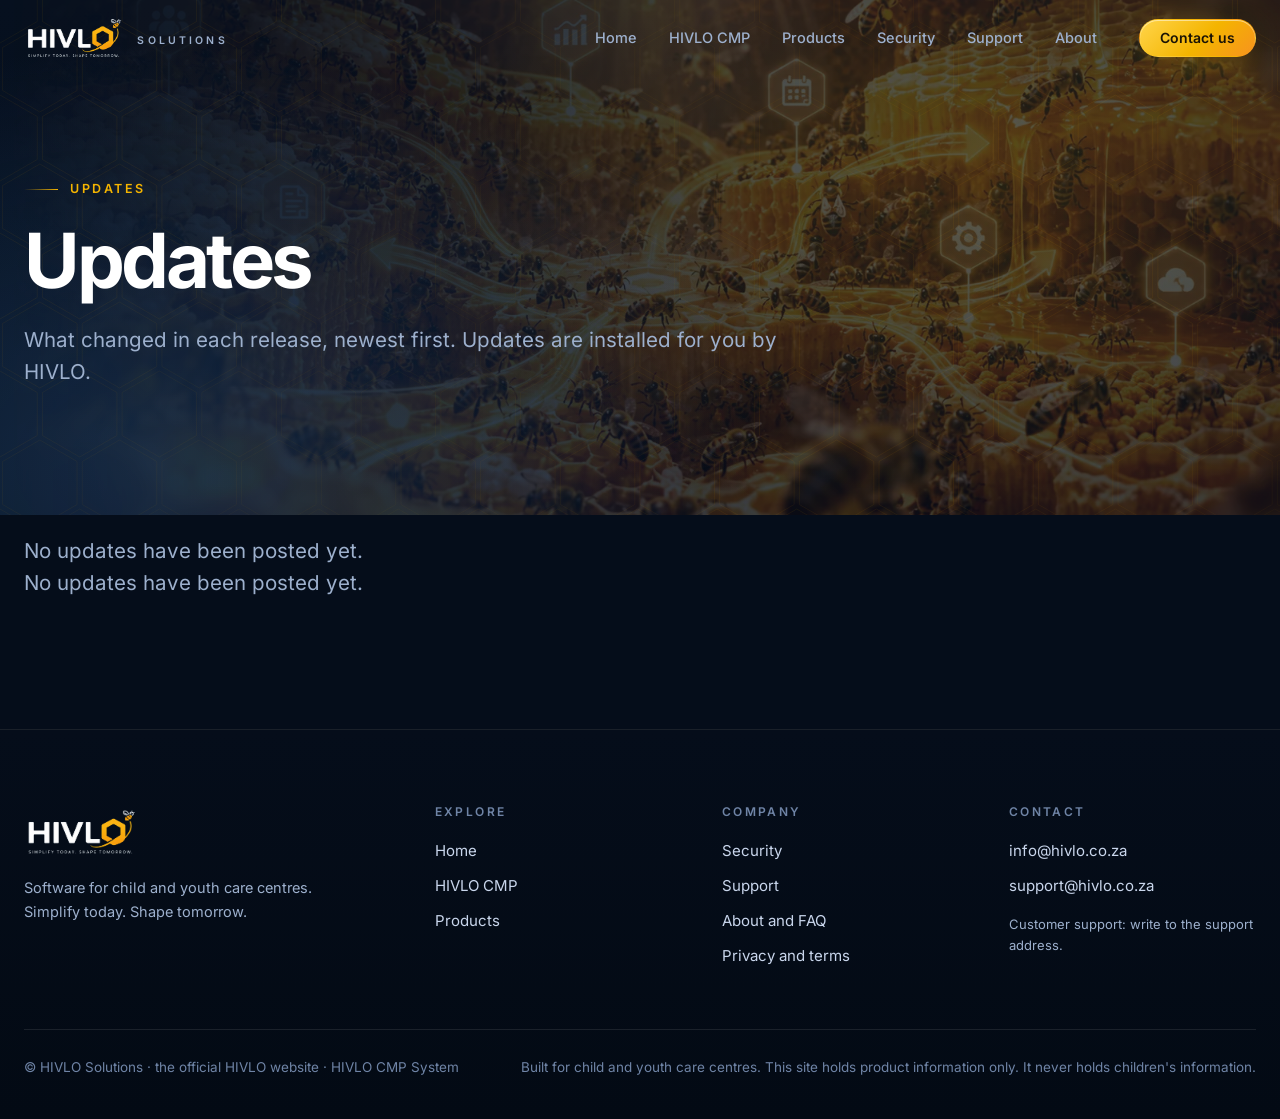
<file: updates.html>
<!doctype html><html lang="en"><head><meta charset="utf-8"><meta name="viewport" content="width=device-width,initial-scale=1">
<title>HIVLO updates and release notes</title><meta name="description" content="Every HIVLO release, newest first."><meta name="theme-color" content="#050d1a"><link rel="icon" type="image/png" sizes="32x32" href="assets/img/favicon-32.png"><link rel="apple-touch-icon" href="assets/img/favicon-180.png"><link rel="preload" href="assets/fonts/inter-latin-wght-normal.woff2" as="font" type="font/woff2" crossorigin><link rel="stylesheet" href="assets/site.css"></head><body>
<a href="#main" style="position:absolute;left:-999px" onfocus="this.style.left='12px';this.style.top='12px';this.style.zIndex=99;this.style.background='#F4B400';this.style.color='#000';this.style.padding='10px 16px';this.style.borderRadius='99px'">Skip to content</a>
<header class="nav"><div class="wrap"><a class="brand" href="index.html" aria-label="HIVLO Solutions, home"><img src="assets/img/hivlo-logo-reversed.png" alt="HIVLO" height="46"><small>SOLUTIONS</small></a>
<nav class="menu" id="menu" aria-label="Main"><a href="index.html">Home</a><a href="cmp.html">HIVLO CMP</a><a href="download.html">Products</a><a href="security.html">Security</a><a href="support.html">Support</a><a href="about.html">About</a></nav><a class="btn primary sm" href="index.html#contact">Contact us</a>
<button class="burger" aria-label="Menu" aria-expanded="false" aria-controls="menu"><span></span></button></div></header><main id="main"><section class="hero page"><div class="photo"></div><canvas id="hexfield" aria-hidden="true"></canvas><div class="wrap"><div style="max-width:900px"><span class="eyebrow" data-r>Updates</span><h1 data-r style="--d:.08s">Updates</h1><p class="lead" data-r style="--d:.16s">What changed in each release, newest first. Updates are installed for you by HIVLO.</p></div></div></section><section style="padding-top:20px"><div class="wrap"><div id="latestRelease"></div><div id="allReleases"></div></div></section></main><footer><div class="wrap"><div class="fgrid"><div><img src="assets/img/hivlo-logo-reversed.png" alt="HIVLO Solutions" height="52"><p>Software for child and youth care centres. Simplify today. Shape tomorrow.</p></div>
<div><h4>Explore</h4><a href="index.html">Home</a><a href="cmp.html">HIVLO CMP</a><a href="download.html">Products</a></div>
<div><h4>Company</h4><a href="security.html">Security</a><a href="support.html">Support</a><a href="about.html">About and FAQ</a><a href="legal.html">Privacy and terms</a></div>
<div><h4>Contact</h4><a href="mailto:info@hivlo.co.za">info@hivlo.co.za</a><a href="mailto:support@hivlo.co.za">support@hivlo.co.za</a><p style="margin-top:10px;font-size:13px">Customer support: write to the support address.</p></div></div>
<div class="legal"><span>© HIVLO Solutions · the official HIVLO website · HIVLO CMP System</span><span>Built for child and youth care centres. This site holds product information only. It never holds children's information.</span></div></div></footer>
<script src="assets/site.js"></script><script src="assets/app.js"></script></body></html>
</file>
<file: assets/site.css>
@font-face{font-family:"Inter";src:url(fonts/inter-latin-wght-normal.woff2) format("woff2");font-weight:100 900;font-display:swap}
:root{--bg:#050d1a;--bg2:#081628;--navy:#0B2A4A;--navy2:#123a63;--gold:#F4B400;--gold2:#FFD54A;--orange:#F7931E;--blue:#2F5F94;--ink:#eaf0fa;--mute:#9db0cd;--faint:#6f84a6;--line:rgba(255,255,255,.09);--glass:rgba(255,255,255,.045);--r:22px;--ease:cubic-bezier(.2,.8,.2,1);color-scheme:dark}
*{box-sizing:border-box}html{scroll-behavior:smooth;-webkit-text-size-adjust:100%}
body{margin:0;background:var(--bg);color:var(--ink);font:400 17px/1.65 "Inter",ui-sans-serif,system-ui,-apple-system,"Segoe UI",Roboto,sans-serif;-webkit-font-smoothing:antialiased;overflow-x:hidden}
img,svg{max-width:100%;display:block}a{color:inherit}
h1,h2,h3,h4{margin:0;font-weight:700;letter-spacing:-.03em;line-height:1.05;color:#fff}
h1{font-size:clamp(42px,7.2vw,92px);letter-spacing:-.045em;line-height:1}
h2{font-size:clamp(32px,4.6vw,58px);letter-spacing:-.04em}
h3{font-size:21px;letter-spacing:-.02em;line-height:1.2}
p{margin:0}
.wrap{width:min(1240px,100% - 48px);margin:0 auto}
.gold{background:linear-gradient(100deg,var(--gold2),var(--gold) 55%,var(--orange));-webkit-background-clip:text;background-clip:text;color:transparent}
.eyebrow{display:inline-flex;align-items:center;gap:12px;font-size:12.5px;font-weight:600;letter-spacing:.2em;text-transform:uppercase;color:var(--gold)}
.eyebrow::before{content:"";width:34px;height:1px;background:linear-gradient(90deg,transparent,var(--gold))}
.lead{font-size:clamp(18px,1.6vw,22px);color:var(--mute);max-width:60ch;line-height:1.55}
:focus-visible{outline:2px solid var(--gold2);outline-offset:3px;border-radius:6px}
::selection{background:var(--gold);color:#0a1626}
/* NAV */
.nav{position:fixed;inset:0 0 auto 0;z-index:50;transition:background .3s,border-color .3s,backdrop-filter .3s;border-bottom:1px solid transparent}
.nav.scrolled{background:rgba(5,13,26,.72);backdrop-filter:blur(18px) saturate(140%);-webkit-backdrop-filter:blur(18px) saturate(140%);border-color:var(--line)}
.nav .wrap{display:flex;align-items:center;gap:28px;height:76px}
.brand{display:flex;align-items:center;gap:12px;text-decoration:none;margin-right:auto}
.brand img{height:46px;width:auto}.brand small{font-size:10.5px;letter-spacing:.3em;color:var(--mute);font-weight:600;margin-top:6px}
.menu{display:flex;gap:4px;align-items:center}
.menu a{text-decoration:none;font-size:14.5px;font-weight:500;color:var(--mute);padding:9px 14px;border-radius:99px;transition:color .2s,background .2s}
.menu a:hover{color:#fff;background:rgba(255,255,255,.06)}.menu a[aria-current=page]{color:#fff;background:rgba(255,255,255,.09)}
.burger{display:none;width:44px;height:44px;border-radius:12px;border:1px solid var(--line);background:var(--glass);color:#fff;cursor:pointer;padding:0;align-items:center;justify-content:center}
.burger span,.burger span::before,.burger span::after{display:block;width:18px;height:2px;background:#fff;border-radius:2px;position:relative;transition:.25s}
.burger span::before,.burger span::after{content:"";position:absolute;left:0}.burger span::before{top:-6px}.burger span::after{top:6px}
.nav.open .burger span{background:transparent}.nav.open .burger span::before{top:0;transform:rotate(45deg)}.nav.open .burger span::after{top:0;transform:rotate(-45deg)}
/* BUTTONS */
.btn{display:inline-flex;align-items:center;gap:10px;font:600 15.5px/1 "Inter",sans-serif;text-decoration:none;padding:17px 28px;border-radius:99px;border:1px solid transparent;cursor:pointer;transition:transform .25s var(--ease),box-shadow .25s,background .25s,border-color .25s;white-space:nowrap}
.btn.gold-btn,.btn.primary{background:linear-gradient(135deg,var(--gold2),var(--gold) 55%,var(--orange));color:#1a1305;box-shadow:0 10px 40px -8px rgba(244,180,0,.55),inset 0 1px 0 rgba(255,255,255,.5)}
.btn.primary:hover{transform:translateY(-2px);box-shadow:0 16px 50px -8px rgba(244,180,0,.75),inset 0 1px 0 rgba(255,255,255,.6)}
.btn.ghost{color:#fff;background:rgba(255,255,255,.05);border-color:rgba(255,255,255,.18);backdrop-filter:blur(8px)}
.btn.ghost:hover{background:rgba(255,255,255,.11);border-color:rgba(255,255,255,.35);transform:translateY(-2px)}
.btn.sm{padding:11px 20px;font-size:14px}.btn svg{width:16px;height:16px;transition:transform .25s}.btn:hover svg{transform:translateX(4px)}
.btnrow{display:flex;gap:14px;flex-wrap:wrap}
/* HERO */
.hero{position:relative;min-height:100svh;padding:150px 0 90px;display:flex;align-items:center;overflow:hidden;isolation:isolate}
.hero::before{content:"";position:absolute;inset:0;z-index:-3;background:radial-gradient(900px 600px at 78% 35%,rgba(244,180,0,.16),transparent 60%),radial-gradient(1000px 700px at 12% 90%,rgba(47,95,148,.35),transparent 60%),linear-gradient(180deg,#06101f,#050d1a)}
.hero .photo{position:absolute;inset:0;z-index:-2;background:url(img/flow-bg.webp) center/cover;opacity:.22;mask-image:linear-gradient(90deg,transparent 0,#000 60%);-webkit-mask-image:linear-gradient(90deg,transparent 0,#000 60%)}
#hexfield{position:absolute;inset:0;width:100%;height:100%;z-index:-1;opacity:.9}
.hero .grid2{display:grid;grid-template-columns:1.02fr 1fr;gap:56px;align-items:center}
.hero h1{margin:22px 0 26px}.hero .lead{margin-bottom:38px}
.hero.page{min-height:auto;padding:170px 0 90px}.hero.page h1{font-size:clamp(40px,6vw,76px)}
.trust{display:flex;gap:26px;flex-wrap:wrap;margin-top:44px;color:var(--faint);font-size:13.5px}
.trust span{display:flex;align-items:center;gap:8px}.trust i{width:7px;height:7px;background:var(--gold);transform:rotate(45deg);border-radius:1px;box-shadow:0 0 12px var(--gold)}
.scrollcue{position:absolute;left:50%;bottom:26px;translate:-50% 0;width:26px;height:42px;border:1.5px solid rgba(255,255,255,.3);border-radius:99px}
.scrollcue::after{content:"";position:absolute;left:50%;top:8px;width:3px;height:8px;background:var(--gold);border-radius:3px;translate:-50% 0;animation:cue 1.8s infinite}
@keyframes cue{0%{opacity:0;transform:translateY(0)}30%{opacity:1}100%{opacity:0;transform:translateY(14px)}}
/* MARQUEE */
.marquee{border-block:1px solid var(--line);background:rgba(255,255,255,.02);overflow:hidden;padding:20px 0;white-space:nowrap}
.marquee .track{display:inline-flex;gap:56px;animation:mq 42s linear infinite}
.marquee span{font-size:15px;font-weight:600;letter-spacing:.14em;text-transform:uppercase;color:var(--faint);display:inline-flex;align-items:center;gap:56px}
.marquee span::after{content:"";width:8px;height:8px;background:var(--gold);transform:rotate(45deg);border-radius:2px}
@keyframes mq{to{transform:translateX(-50%)}}
/* SECTIONS */
section{position:relative;padding:130px 0}
.head{max-width:820px;margin-bottom:64px}.head h2{margin:18px 0 20px}.head.center{margin-inline:auto;text-align:center}.head.center .lead{margin-inline:auto}.head.center .eyebrow::before{display:none}
.alt{background:linear-gradient(180deg,var(--bg),var(--bg2) 20%,var(--bg2) 80%,var(--bg))}
.bgtex{position:relative;isolation:isolate}.bgtex::before{content:"";position:absolute;inset:0;z-index:-1;background:linear-gradient(rgba(5,13,26,.9),rgba(5,13,26,.94)),var(--tex) center/cover;}
/* GLASS + SPOTLIGHT */
.glass{position:relative;background:linear-gradient(180deg,rgba(255,255,255,.065),rgba(255,255,255,.02));border:1px solid var(--line);border-radius:var(--r);padding:34px;overflow:hidden;transition:transform .4s var(--ease),border-color .3s}
.glass::before{content:"";position:absolute;inset:0;background:radial-gradient(420px circle at var(--mx,50%) var(--my,0%),rgba(244,180,0,.16),transparent 55%);opacity:0;transition:opacity .35s;pointer-events:none}
.glass:hover{transform:translateY(-4px);border-color:rgba(244,180,0,.35)}.glass:hover::before{opacity:1}
.glass p{color:var(--mute);font-size:16px;margin-top:12px}.glass h3{margin-top:18px}
.ico{width:52px;height:52px;border-radius:15px;display:grid;place-items:center;background:linear-gradient(145deg,rgba(244,180,0,.22),rgba(244,180,0,.04));border:1px solid rgba(244,180,0,.35);color:var(--gold2);box-shadow:0 0 30px -6px rgba(244,180,0,.45)}
.ico svg{width:26px;height:26px;stroke:currentColor;fill:none;stroke-width:1.7;stroke-linecap:round;stroke-linejoin:round}
.grid3{display:grid;grid-template-columns:repeat(3,1fr);gap:20px}.grid4{display:grid;grid-template-columns:repeat(4,1fr);gap:20px}.grid2c{display:grid;grid-template-columns:1fr 1fr;gap:20px}
.bento{display:grid;grid-template-columns:repeat(6,1fr);gap:20px}
.bento .b2{grid-column:span 2}.bento .b3{grid-column:span 3}.bento .b4{grid-column:span 4}
.num{font-size:13px;font-weight:700;letter-spacing:.2em;color:var(--gold)}
.list{list-style:none;margin:20px 0 0;padding:0;display:grid;gap:11px}
.list li{position:relative;padding-left:26px;color:#c9d6ec;font-size:15.5px;line-height:1.5}
.list li::before{content:"";position:absolute;left:3px;top:.5em;width:9px;height:9px;background:var(--gold);transform:rotate(45deg);border-radius:2px;box-shadow:0 0 12px rgba(244,180,0,.7)}
.pill{display:inline-block;font-size:11.5px;font-weight:700;letter-spacing:.12em;text-transform:uppercase;padding:6px 12px;border-radius:99px;background:rgba(244,180,0,.12);color:var(--gold2);border:1px solid rgba(244,180,0,.3)}
.pill.soft{background:rgba(255,255,255,.06);color:var(--mute);border-color:var(--line)}
/* SPLIT */
.split{display:grid;grid-template-columns:1fr 1.05fr;gap:72px;align-items:center}.split.rev{grid-template-columns:1.05fr 1fr}.split.rev>:first-child{order:2}
.split .lead{margin:20px 0 28px}
/* MOCKUPS */
.stage{position:relative;perspective:1600px}.stage::before{content:"";position:absolute;inset:-8% -6%;background:radial-gradient(closest-side,rgba(244,180,0,.22),transparent 70%);filter:blur(30px);z-index:-1}
.tilt{transform-style:preserve-3d;transition:transform .5s var(--ease);will-change:transform}
.win{background:linear-gradient(180deg,#0e2138,#0a1829);border:1px solid rgba(255,255,255,.12);border-radius:20px;box-shadow:0 60px 120px -30px rgba(0,0,0,.8),0 0 0 1px rgba(255,255,255,.03),0 30px 80px -20px rgba(244,180,0,.18);overflow:hidden;font-size:13px;color:#dbe6fa}
.win .bar{display:flex;align-items:center;gap:7px;padding:12px 16px;background:rgba(255,255,255,.04);border-bottom:1px solid var(--line)}
.win .bar i{width:10px;height:10px;border-radius:50%;background:#2a3d58}.win .bar i:nth-child(1){background:#ff5f57}.win .bar i:nth-child(2){background:#febc2e}.win .bar i:nth-child(3){background:#28c840}
.win .bar b{margin-left:14px;font-weight:500;color:var(--faint);font-size:12px;background:rgba(255,255,255,.05);padding:4px 14px;border-radius:99px;flex:1;max-width:260px;text-align:center}
.app{display:grid;grid-template-columns:150px 1fr;min-height:400px}
.app .sb{background:rgba(0,0,0,.25);border-right:1px solid var(--line);padding:16px 12px;display:grid;align-content:start;gap:4px}
.app .sb .lg{font-weight:800;letter-spacing:-.02em;color:#fff;font-size:17px;padding:4px 10px 14px}.app .sb .lg em{font-style:normal;color:var(--gold)}
.app .sb a{display:flex;align-items:center;gap:9px;padding:8px 10px;border-radius:9px;color:var(--mute);font-size:12.5px;text-decoration:none}
.app .sb a.on{background:rgba(244,180,0,.14);color:var(--gold2)}.app .sb a::before{content:"";width:7px;height:7px;border-radius:2px;background:currentColor;opacity:.6;transform:rotate(45deg)}
.app .mn{padding:18px 20px;display:grid;gap:14px;align-content:start}
.app .top{display:flex;justify-content:space-between;align-items:center;gap:10px}
.app .search{background:rgba(255,255,255,.06);border:1px solid var(--line);border-radius:10px;padding:8px 12px;color:var(--faint);font-size:12px;flex:1;max-width:240px}
.app .who{display:flex;align-items:center;gap:12px}.app .av{width:46px;height:46px;border-radius:14px;background:linear-gradient(135deg,var(--gold2),var(--orange));color:#1a1305;font-weight:800;display:grid;place-items:center;font-size:16px}
.app .who b{display:block;color:#fff;font-size:16px;letter-spacing:-.01em}.app .who span{color:var(--faint);font-size:12px}
.tiles{display:grid;grid-template-columns:repeat(4,1fr);gap:9px}
.tile{background:rgba(255,255,255,.05);border:1px solid var(--line);border-radius:12px;padding:10px 11px}
.tile span{display:block;font-size:11px;color:var(--faint)}.tile b{display:flex;align-items:center;gap:7px;color:#fff;font-size:12.5px;margin-top:5px}
.tl{width:9px;height:9px;border-radius:50%;box-shadow:0 0 10px currentColor}.tl.g{background:#34d399;color:#34d399}.tl.a{background:#fbbf24;color:#fbbf24}.tl.r{background:#f87171;color:#f87171}
.feed{display:grid;gap:8px}.feed div{display:flex;gap:10px;align-items:flex-start;background:rgba(255,255,255,.04);border:1px solid var(--line);border-radius:11px;padding:9px 11px;color:#c3d1ea;font-size:12px}
.feed div b{color:var(--gold2);font-weight:600;min-width:62px}.demo{position:absolute;right:14px;bottom:10px;font-size:10.5px;letter-spacing:.14em;text-transform:uppercase;color:var(--faint)}
.fab{position:absolute;right:22px;bottom:34px;width:58px;height:58px;display:grid;place-items:center;clip-path:polygon(50% 0,100% 25%,100% 75%,50% 100%,0 75%,0 25%);background:linear-gradient(145deg,var(--gold2),var(--gold));color:#1a1305;font-weight:800;font-size:13px;box-shadow:0 0 0 0 rgba(244,180,0,.6);animation:pulse 2.6s infinite}
@keyframes pulse{0%{filter:drop-shadow(0 0 0 rgba(244,180,0,.7))}70%{filter:drop-shadow(0 0 18px rgba(244,180,0,0))}100%{filter:drop-shadow(0 0 0 rgba(244,180,0,0))}}
.float{position:absolute;background:rgba(10,24,41,.92);border:1px solid rgba(255,255,255,.14);border-radius:18px;box-shadow:0 30px 70px -20px rgba(0,0,0,.8);backdrop-filter:blur(14px);padding:16px}
.chat{display:grid;gap:10px;font-size:13px;min-width:280px}.chat .u{justify-self:end;background:rgba(255,255,255,.1);border-radius:14px 14px 4px 14px;padding:10px 14px;color:#fff;max-width:230px}
.chat .m{background:linear-gradient(145deg,rgba(244,180,0,.16),rgba(244,180,0,.05));border:1px solid rgba(244,180,0,.3);border-radius:14px 14px 14px 4px;padding:11px 14px;color:#f3e6bb;max-width:270px}
.chat .m u{display:inline-block;margin-top:8px;text-decoration:none;background:var(--gold);color:#1a1305;font-weight:700;border-radius:99px;padding:4px 11px;font-size:11.5px}
.chat .hd{display:flex;align-items:center;gap:9px;color:var(--mute);font-size:12px;font-weight:600}.chat .hd i{width:20px;height:20px;background:var(--gold);clip-path:polygon(50% 0,100% 25%,100% 75%,50% 100%,0 75%,0 25%)}
.chart{display:flex;align-items:flex-end;gap:14px;height:150px;padding:10px 4px 0}.chart i{flex:1;border-radius:8px 8px 3px 3px;background:linear-gradient(180deg,var(--gold2),rgba(244,180,0,.15));position:relative;transform-origin:bottom;animation:grow 1.2s var(--ease) both}
.chart i:nth-child(2){background:linear-gradient(180deg,#5f8fc8,rgba(47,95,148,.2))}.chart i:nth-child(3){background:linear-gradient(180deg,#ffb25a,rgba(247,147,30,.2))}.chart i:nth-child(4){background:linear-gradient(180deg,#5f8fc8,rgba(47,95,148,.2))}
@keyframes grow{from{transform:scaleY(0)}}
.legend{display:flex;gap:14px;font-size:11px;color:var(--faint);margin-top:8px;justify-content:space-between;padding:0 2px}
.parcel{display:grid;gap:8px}.parcel div{display:flex;justify-content:space-between;align-items:center;background:rgba(255,255,255,.05);border:1px solid var(--line);border-radius:10px;padding:9px 12px;font-size:12px}
.parcel b{color:#fff}.parcel em{font-style:normal;font-size:11px;font-weight:700;padding:3px 9px;border-radius:99px}.parcel em.ok{background:rgba(52,211,153,.16);color:#6ee7b7}.parcel em.low{background:rgba(251,191,36,.16);color:#fcd34d}
/* PILLARS (home) */
.pillar{padding:42px 34px 38px}.pillar .big{font-size:64px;font-weight:800;letter-spacing:-.05em;line-height:1;margin-bottom:18px;background:linear-gradient(180deg,rgba(255,255,255,.28),rgba(255,255,255,.03));-webkit-background-clip:text;background-clip:text;color:transparent}
.pillar .dot{width:14px;height:14px;transform:rotate(45deg);border-radius:3px;margin-bottom:22px;box-shadow:0 0 24px currentColor}
/* JOURNEY */
.journey{position:relative;display:grid;grid-template-columns:repeat(6,1fr);gap:16px;counter-reset:j}
.journey::before{content:"";position:absolute;left:6%;right:6%;top:26px;height:2px;background:linear-gradient(90deg,transparent,rgba(244,180,0,.6),transparent)}
.journey li{list-style:none;position:relative;padding-top:64px;text-align:center}
.journey li::before{counter-increment:j;content:counter(j);position:absolute;left:50%;top:0;translate:-50% 0;width:54px;height:54px;display:grid;place-items:center;clip-path:polygon(50% 0,100% 25%,100% 75%,50% 100%,0 75%,0 25%);background:linear-gradient(145deg,var(--gold2),var(--gold));color:#1a1305;font-weight:800}
.journey b{display:block;color:#fff;font-size:17px;margin-bottom:6px}.journey span{color:var(--mute);font-size:14px;line-height:1.5;display:block}
/* HIVE FLOW restyle */
.flow{display:flex;gap:10px;margin:0 0 22px;flex-wrap:wrap}
.flow button{display:inline-flex;align-items:center;gap:9px;border:1px solid var(--line);background:var(--glass);color:#fff;padding:12px 22px;border-radius:99px;font:600 15px "Inter",sans-serif;cursor:pointer;transition:.25s}
.flow button:hover{border-color:rgba(244,180,0,.5)}.flow button[aria-pressed=true]{background:linear-gradient(135deg,var(--gold2),var(--gold));color:#1a1305;border-color:transparent}
.flow button i{width:10px;height:10px;border-radius:3px;transform:rotate(45deg)}
.flowbox{position:relative;background:radial-gradient(900px 500px at 50% 45%,rgba(60,40,0,.5),rgba(4,12,24,.92));border:1px solid rgba(244,180,0,.28);border-radius:28px;padding:14px;box-shadow:0 40px 100px -30px rgba(0,0,0,.8)}
#hive{width:100%;height:auto;display:block}#hive .cell{transition:opacity .25s}#hive .dim{opacity:.18}#hive text{font-family:"Inter",system-ui,sans-serif;pointer-events:none}
#hive .hx{cursor:pointer;outline:none}#hive .hxg .pop{transition:opacity .2s}#hive .hxg.hot .pop{opacity:.15}#hive .hxg.sel .hxp{stroke:#fff;stroke-width:4}
#hive .lift{transition:transform .22s cubic-bezier(.2,.8,.3,1.2);transform-box:fill-box;transform-origin:center}#hive .lift.go{transform:translate(var(--dx),var(--dy)) scale(1.2)}#hive .lift .hxp{stroke:#FFD54A;stroke-width:3.5}
.hxtip{position:absolute;z-index:5;background:rgba(6,18,34,.96);color:#e8effc;border:1px solid rgba(244,180,0,.55);border-left:5px solid var(--gold);border-radius:12px;padding:14px 16px;box-shadow:0 18px 50px rgba(0,0,0,.6);pointer-events:none;font-size:14px;line-height:1.5}
.hxtip strong{display:block;color:var(--gold2);font-size:16px;margin-bottom:4px}
.flowmsg{display:grid;gap:8px;min-height:7em;margin:14px 8px 4px;color:#c9d6ec}.flowmsg .cdet{display:block;background:rgba(255,255,255,.07);border-left:4px solid var(--gold);border-radius:8px;padding:11px 15px;color:#fff}.flowmsg .cdet.hint{background:none;border:0;padding:0;font-style:italic;color:var(--mute)}
.flowlist{display:none}.flowlist .card{background:var(--glass);border:1px solid var(--line);border-radius:18px;padding:20px}.flowlist h3{display:flex;align-items:center;gap:8px}.flowlist i{width:12px;height:12px;border-radius:3px;transform:rotate(45deg);display:inline-block}.flowlist p{color:var(--mute);font-size:15px;margin-top:8px}
/* PLUG / ROADMAP */
.road{display:grid;grid-template-columns:1.1fr 1fr 1fr;gap:20px;align-items:stretch}
.road .core{grid-row:span 2;background:linear-gradient(160deg,rgba(244,180,0,.16),rgba(255,255,255,.02));border-color:rgba(244,180,0,.4)}
.planned{border-style:dashed;background:transparent}.planned::after{content:"PLANNED";position:absolute;right:18px;top:18px;font-size:10.5px;letter-spacing:.16em;color:var(--faint);font-weight:700}
.note{margin-top:22px;padding:16px 20px;border-radius:14px;background:rgba(244,180,0,.07);border:1px solid rgba(244,180,0,.22);color:#e9d9a3;font-size:14.5px}
/* STEPS */
.steps{display:grid;grid-template-columns:repeat(5,1fr);gap:16px}.steps .glass{padding:26px 22px}.steps .glass h3{font-size:18px;margin-top:10px}.steps .glass p{font-size:14.5px}
/* FAQ */
.faq{display:grid;gap:12px;max-width:900px}.faq details{background:var(--glass);border:1px solid var(--line);border-radius:18px;padding:0 26px;transition:border-color .25s}
.faq details[open]{border-color:rgba(244,180,0,.4);background:rgba(255,255,255,.06)}
.faq summary{cursor:pointer;list-style:none;font-weight:600;font-size:18px;color:#fff;padding:22px 0;display:flex;justify-content:space-between;align-items:center;gap:16px}
.faq summary::-webkit-details-marker{display:none}.faq summary::after{content:"+";font-size:28px;color:var(--gold);line-height:1;transition:.25s}.faq details[open] summary::after{transform:rotate(45deg)}
.faq details p{color:var(--mute);padding:0 0 24px;max-width:70ch}
/* CTA */
.cta{padding:0 0 130px}.cta .box{position:relative;overflow:hidden;border-radius:36px;padding:96px 48px;text-align:center;background:radial-gradient(700px 400px at 50% 0%,rgba(244,180,0,.28),transparent 70%),linear-gradient(180deg,#0f2c4d,#081628);border:1px solid rgba(244,180,0,.32)}
.cta .box::before{content:"";position:absolute;inset:0;background:url(img/band-a.webp) center/cover;opacity:.12;mix-blend-mode:screen}.cta .box>*{position:relative}
.cta h2{max-width:18ch;margin:0 auto 18px}.cta .lead{margin:0 auto 36px}.cta .btnrow{justify-content:center}.cta small{display:block;margin-top:26px;color:var(--mute);font-size:14.5px}.cta small a{color:var(--gold2)}
/* FOOTER */
footer{border-top:1px solid var(--line);padding:76px 0 40px;background:linear-gradient(180deg,var(--bg),#030a14)}
.fgrid{display:grid;grid-template-columns:1.5fr 1fr 1fr 1fr;gap:40px}.fgrid img{height:52px;margin-bottom:18px}.fgrid p{color:var(--mute);font-size:14.5px;max-width:34ch}
.fgrid h4{font-size:12px;letter-spacing:.2em;text-transform:uppercase;color:var(--faint);margin-bottom:16px;font-weight:600}.fgrid a{display:block;text-decoration:none;color:#c9d6ec;font-size:15px;padding:5px 0}.fgrid a:hover{color:var(--gold2)}
.legal{margin-top:56px;padding-top:26px;border-top:1px solid var(--line);display:flex;justify-content:space-between;gap:20px;flex-wrap:wrap;color:var(--faint);font-size:13.5px}
/* REVEAL */
[data-r]{opacity:0;transform:translateY(34px);transition:opacity .9s var(--ease),transform .9s var(--ease);transition-delay:var(--d,0s)}
[data-r].in{opacity:1;transform:none}
.noscript [data-r]{opacity:1;transform:none}
/* RESPONSIVE */
@media (max-width:1060px){.hero .grid2,.split,.split.rev{grid-template-columns:1fr;gap:56px}.split.rev>:first-child{order:0}.grid4{grid-template-columns:1fr 1fr}.steps{grid-template-columns:1fr 1fr}.journey{grid-template-columns:repeat(3,1fr);row-gap:40px}.journey::before{display:none}.road{grid-template-columns:1fr 1fr}.road .core{grid-row:auto;grid-column:span 2}.fgrid{grid-template-columns:1fr 1fr}.bento .b2,.bento .b3,.bento .b4{grid-column:span 6}section{padding:96px 0}}
@media (max-width:820px){.menu{position:fixed;inset:76px 0 auto 0;flex-direction:column;align-items:stretch;gap:2px;padding:14px 20px 24px;background:rgba(5,13,26,.97);backdrop-filter:blur(18px);border-bottom:1px solid var(--line);translate:0 -130%;transition:translate .4s var(--ease);max-height:calc(100svh - 76px);overflow:auto}.nav.open .menu{translate:0 0}.menu a{font-size:17px;padding:14px 16px}.burger{display:flex}.nav .btn.sm{display:none}.nav.open{background:rgba(5,13,26,.97)}
 .grid3,.grid2c{grid-template-columns:1fr}.app{grid-template-columns:1fr}.app .sb{display:none}.tiles{grid-template-columns:1fr 1fr}.float{position:relative!important;inset:auto!important;margin-top:16px;width:auto!important}
 #hive,.hxtip{display:none}.flow{display:none}.flowmsg{display:none}.flowlist{display:grid;gap:14px}.flowbox{display:none}.hero{padding-top:128px}.glass{padding:26px}.cta .box{padding:64px 24px;border-radius:26px}}
@media (max-width:560px){.grid4,.steps,.road{grid-template-columns:1fr}.road .core{grid-column:auto}.journey{grid-template-columns:1fr 1fr}.fgrid{grid-template-columns:1fr}body{font-size:16px}.brand small{display:none}}
@media (prefers-reduced-motion:reduce){*{animation:none!important;transition:none!important;scroll-behavior:auto!important}[data-r]{opacity:1;transform:none}.marquee .track{animation:none}}
/* updates page (app.js) */
.rel{background:var(--glass);border:1px solid var(--line);border-radius:18px;padding:24px;margin:0 0 14px}.rel h3{margin-bottom:8px}.rel .meta{color:var(--faint);font-size:14px;margin-bottom:10px}.rel ul{color:var(--mute)}.dlrow{display:flex;gap:10px;flex-wrap:wrap}.btn.dl{background:var(--glass);border-color:var(--line);color:#fff}
@media (max-width:820px){.scrollcue{display:none}}
/* ===== faithful CMP representation (light app, as in the real product) ===== */
.hvwin{background:#fff!important;border-color:rgba(255,255,255,.18)}.hvwin .bar{background:#dfe6ef;border-color:#cbd5e1}.hvwin .bar b{background:#fff;color:#64748b}
.hv{--pg:#F3F6FA;--cd:#fff;--bd:#D9E1EA;--navy:#0B2A4A;--honey:#F4B400;--t:#218653;--tl:#E3F2EA;--g:#B45309;--gl:#FDEEDC;--o:#C0392B;--ol:#FBE8E5;--mut:#52657D;font:400 13.5px/1.45 "Inter",system-ui,sans-serif;color:var(--navy);text-align:left}
.hv *{box-sizing:border-box}.hv button{font:inherit;color:inherit}
.hv-app{position:relative;display:grid;grid-template-columns:200px 1fr;min-height:600px;background:var(--pg);border-radius:0 0 18px 18px;overflow:hidden}
.hv-solo{padding:18px;background:var(--pg)}
.hv-side{background:#0B2A4A;color:#cfd9e8;display:flex;flex-direction:column;padding:14px 10px}
.hv-logo{padding:2px 8px 14px}.hv-logo img{height:34px;width:auto}
.hv-side nav{display:flex;flex-direction:column;gap:2px;flex:1}
.hv-grp{font-size:10.5px;letter-spacing:.14em;text-transform:uppercase;color:#7f95b3;font-weight:600;padding:14px 10px 5px}
.hv-it{display:block;width:100%;text-align:left;background:none;border:0;border-radius:8px;padding:8px 10px;color:#cfd9e8;cursor:pointer;font-size:13.5px}
span.hv-it{cursor:default}
button.hv-it:hover{background:rgba(255,255,255,.08)}.hv-it.on{background:#fff;color:#0B2A4A;font-weight:600}
.hv-foot{display:grid;gap:10px;padding:10px 6px 0;border-top:1px solid rgba(255,255,255,.12)}
.hv-case{display:flex;align-items:center;gap:9px;background:none;border:0;cursor:pointer;color:#e8eef7;font-size:12px;text-align:left;padding:4px;border-radius:8px}.hv-case svg{width:26px;height:26px;flex:none}.hv-case:hover{background:rgba(255,255,255,.08)}
.hv-bld{font-size:11px;color:#7f95b3;font-weight:600;letter-spacing:.04em;padding-left:4px}
.hv-main{display:flex;flex-direction:column;min-width:0}
.hv-top{display:flex;align-items:center;justify-content:space-between;gap:12px;background:#fff;border-bottom:1px solid var(--bd);padding:10px 20px}
.hv-find{border:1px solid var(--bd);border-radius:8px;padding:7px 12px;color:#64748B;font-size:13px;min-width:200px;background:#F8FAFC}
.hv-user{display:flex;align-items:center;gap:9px;font-size:13px;font-weight:500}.hv-av{width:30px;height:30px;border-radius:50%;background:#0B2A4A;color:#fff;font-size:11px;font-weight:700;display:grid;place-items:center}.hv-av.big{width:46px;height:46px;border-radius:12px;font-size:15px;background:#0B2A4A}
.hv-body{padding:20px;flex:1;position:relative;min-height:480px}
.hv-pg[hidden],.hv-gp[hidden],.hv-srow[hidden]{display:none}.hv-pg{animation:hvin .35s var(--ease)}@keyframes hvin{from{opacity:0;transform:translateY(6px)}}
.hv-h{margin-bottom:14px}.hv-h h3{font-size:18px;letter-spacing:-.01em;color:#0B2A4A;font-weight:600;line-height:1.2}.hv-h p{color:var(--mut);font-size:12.5px;margin-top:2px}
.hv-card{background:var(--cd);border:1px solid var(--bd);border-radius:12px;padding:16px;box-shadow:0 1px 2px rgba(15,23,42,.05);margin-bottom:14px}
.hv-card h4{font-size:14px;font-weight:600;color:#0B2A4A;margin:0 0 10px;letter-spacing:0}
.hv-two{display:grid;grid-template-columns:1fr 1fr;gap:14px}.hv-two .hv-card{margin-bottom:0}
.hv-stats{display:grid;grid-template-columns:repeat(4,1fr);gap:12px;margin-bottom:14px}
.hv-stat{background:#fff;border:1px solid var(--bd);border-radius:12px;padding:12px 14px}.hv-stat span{display:block;font-size:12px;color:var(--mut)}.hv-stat b{font-size:24px;font-weight:700;color:#0B2A4A}.hv-stat.g b{color:var(--g)}.hv-stat.o b{color:var(--o)}
.hv-list{display:grid}.hv-list>div{display:flex;align-items:center;gap:10px;padding:9px 0;border-top:1px solid #EDF1F6;font-size:13px}.hv-list>div:first-child{border-top:0}
.hv-list>div>span{flex:1;color:#334155}.hv-list>div>em{font-style:normal;color:#0B2A4A;font-weight:600;font-size:12px}.hv-list b{font-weight:600}
.hv-dot{width:10px;height:10px;border-radius:50%;display:inline-block}.hv-dot.t{background:var(--t)}.hv-dot.g{background:#D97706}.hv-dot.o{background:var(--o)}
.hv-b{display:inline-block;font-size:11px;font-weight:700;padding:2px 9px;border-radius:99px;white-space:nowrap}.hv-b.t{background:var(--tl);color:#186A41}.hv-b.g{background:var(--gl);color:#8A3F06}.hv-b.o{background:var(--ol);color:#9B2D21}.hv-b.n{background:#E6ECF3;color:#0B2A4A}
.hv-bar{margin-top:14px;border:1px dashed var(--bd);border-radius:10px;padding:10px 14px;color:var(--mut);font-size:12.5px;background:#fff}
.hv-filter{display:flex;gap:10px;flex-wrap:wrap;align-items:flex-end;margin-bottom:14px}.hv-in{background:#fff;border:1px solid var(--bd);border-radius:8px;padding:6px 12px;min-width:140px;font-size:13px;color:#0B2A4A}.hv-in small{display:block;color:var(--mut);font-size:11px}
.hv-btn{display:inline-block;background:#F4B400;color:#0B2A4A;font-weight:600;border-radius:8px;padding:9px 16px;font-size:13px}.hv-btn.ghost{background:#fff;border:1px solid var(--bd);font-weight:500}
.hv-tbl{width:100%;border-collapse:collapse;background:#fff;border:1px solid var(--bd);border-radius:12px;overflow:hidden;font-size:13px}.hv-tbl th{text-align:left;font-size:12px;color:var(--mut);font-weight:600;padding:9px 12px;background:#F8FAFC;border-bottom:1px solid var(--bd)}.hv-tbl td{padding:10px 12px;border-bottom:1px solid #EDF1F6;color:#334155}.hv-tbl tr:last-child td{border-bottom:0}.hv-tbl .go{cursor:pointer}.hv-tbl .go:hover td{background:#FFF9E5}.hv-tbl td b{color:#0B2A4A}
.hv-card .hv-tbl{border:0;border-radius:0}.hv-hint{color:var(--mut);font-size:12px;margin-top:10px}
.hv-chead{display:flex;align-items:center;gap:12px;flex-wrap:wrap;margin-bottom:12px}.hv-who{display:flex;align-items:center;gap:12px;flex:1;min-width:200px}.hv-who b{display:block;font-size:17px;color:#0B2A4A}.hv-who small{color:var(--mut);font-size:12px}
.hv-back{background:none;border:0;color:#2563A6;cursor:pointer;padding:0;font-size:13px}.hv-back:hover{text-decoration:underline}
.hv-grow{display:flex;gap:6px;flex-wrap:wrap;margin-bottom:8px}.hv-gt{border:1px solid var(--bd);background:#fff;border-radius:99px;padding:7px 14px;font-size:13px;cursor:pointer;color:#0B2A4A;font-weight:500}
.hv-gt.on{background:#0B2A4A;color:#fff;border-color:#0B2A4A}button.hv-gt:hover{border-color:#0B2A4A}
.hv-srow{display:flex;gap:4px;flex-wrap:wrap;border-bottom:1px solid var(--bd);margin-bottom:14px}.hv-srow span,.hv-sub span{padding:7px 12px;font-size:12.5px;color:var(--mut);border-bottom:2px solid transparent}.hv-srow .on,.hv-sub .on{color:#0B2A4A;font-weight:600;border-bottom-color:#F4B400}
.hv-sub{display:flex;gap:4px;border-bottom:1px solid var(--bd);margin-bottom:14px;flex-wrap:wrap}
.hv-blks{display:grid;grid-template-columns:repeat(4,1fr);gap:10px;margin-bottom:14px}
.hv-blk{border-radius:10px;padding:10px 12px;border:1px solid transparent;border-left-width:4px}.hv-blk b{display:block;font-size:12.5px;font-weight:600;line-height:1.25}.hv-blk span{display:block;font-size:11.5px;margin-top:3px}
.hv-blk.t{background:var(--tl);border-color:#BFE0CE;color:#186A41}.hv-blk.g{background:var(--gl);border-color:#F3D0A8;color:#8A3F06}.hv-blk.o{background:var(--ol);border-color:#F1C2BB;color:#9B2D21}
.hv-steps{list-style:none;margin:0;padding:0;display:flex;flex-wrap:wrap;gap:8px}.hv-steps li{display:inline-flex;align-items:center;gap:8px;border:1px solid var(--bd);border-radius:99px;padding:5px 12px 5px 5px;font-size:12.5px;background:#fff;color:#475569}
.hv-steps i{font-style:normal;width:22px;height:22px;border-radius:50%;display:grid;place-items:center;background:#E6ECF3;color:#0B2A4A;font-weight:700;font-size:11px}.hv-steps .done i{background:var(--t);color:#fff}.hv-steps .cur{border-color:#F4B400;background:#FFF4CC;color:#0B2A4A;font-weight:600}.hv-steps .cur i{background:#F4B400;color:#0B2A4A}
.hv-week{display:grid;grid-template-columns:repeat(5,1fr);gap:8px}.hv-week>div{background:#fff;border:1px solid var(--bd);border-radius:10px;padding:10px;min-height:120px;font-size:12px}.hv-week b{display:block;margin-bottom:6px;color:#0B2A4A}.hv-week i{display:block;font-style:normal;background:#E3EDF8;color:#1E4F85;border-radius:6px;padding:4px 7px;margin-bottom:5px}.hv-week i.o{background:var(--ol);color:#9B2D21}
.hv-chart{display:flex;align-items:flex-end;gap:14px;height:150px;padding:8px 4px 0}.hv-chart i{flex:1;border-radius:6px 6px 2px 2px;background:#0B2A4A}.hv-chart i:nth-child(2n){background:#F4B400}.hv-leg{display:flex;justify-content:space-between;color:var(--mut);font-size:11.5px;padding:6px 4px 0}
/* help hexagon + panel */
.hv-help{position:absolute;right:18px;bottom:18px;width:54px;height:54px;border:0;cursor:pointer;background:#F4B400;clip-path:polygon(50% 0,100% 25%,100% 75%,50% 100%,0 75%,0 25%);display:grid;place-items:center;z-index:5;transition:transform .2s}.hv-help:hover{transform:scale(1.08)}.hv-help span{font-weight:800;font-size:20px;color:#0B2A4A}
.hv-helpp{position:absolute;right:18px;bottom:84px;width:min(330px,calc(100% - 36px));background:#fff;border:1px solid var(--bd);border-radius:14px;box-shadow:0 20px 50px -12px rgba(15,23,42,.35);z-index:6;overflow:hidden}.hv-helpp[hidden]{display:none}
.hv-hh{background:#0B2A4A;color:#fff;padding:11px 14px;font-size:13px}.hv-chat{padding:14px;display:grid;gap:10px;font-size:13px}.hv-chat .u{justify-self:end;background:#E6ECF3;border-radius:12px 12px 3px 12px;padding:8px 12px;color:#0B2A4A;max-width:85%}.hv-chat .m{background:#FFF4CC;border:1px solid #F4B400;border-radius:12px 12px 12px 3px;padding:9px 12px;color:#0B2A4A;max-width:92%}.hv-chat .m u{display:inline-block;text-decoration:none;margin-top:6px;background:#F4B400;color:#0B2A4A;font-weight:700;border-radius:99px;padding:2px 10px;font-size:12px}.hv-chat .in{border:1px solid var(--bd);border-radius:8px;padding:8px 12px;color:#64748B}
/* mini hero version */
.hv-mini{min-height:0;grid-template-columns:170px 1fr}.hv-mini .hv-body{min-height:0}.hv-mini .hv-blks{grid-template-columns:repeat(3,1fr)}.hv-mini .hv-it{font-size:12.5px;padding:6px 9px}
/* info strip under window */
.hv-wrap{display:grid;gap:26px}.hv-info{display:grid;grid-template-columns:1fr 1fr;gap:6px 48px;align-items:start;padding:8px 6px}.hv-info .eyebrow,.hv-info h3,.hv-info .lead{grid-column:1}.hv-info h3{font-size:30px;margin:12px 0 6px;letter-spacing:-.03em}.hv-info .list{grid-column:2;grid-row:1/span 3;margin:30px 0 0}
/* floating chat (hero + MAYA section) now matches the light app */
.float{background:#fff!important;border-color:#D9E1EA!important;color:#0B2A4A}.float .chat .hd{color:#0B2A4A}.float .chat .u{background:#E6ECF3;color:#0B2A4A}.float .chat .m{background:#FFF4CC;border-color:#F4B400;color:#0B2A4A}.float .chat .m u{background:#F4B400;color:#0B2A4A}.float .chat .hd i{background:#F4B400}
@media (max-width:1060px){.hv-info{grid-template-columns:1fr}.hv-info .list{grid-column:1;grid-row:auto;margin-top:18px}.hv-stats,.hv-blks{grid-template-columns:repeat(2,1fr)}}
@media (max-width:820px){.hv-app{grid-template-columns:1fr;min-height:0}.hv-side{flex-direction:row;align-items:center;overflow-x:auto;padding:8px}.hv-logo{display:none}.hv-side nav{flex-direction:row;flex:none;gap:4px}.hv-grp{display:none}.hv-it{width:auto;white-space:nowrap}.hv-foot{border:0;padding:0 0 0 8px;grid-auto-flow:column;align-items:center}.hv-case span,.hv-bld{display:none}.hv-two{grid-template-columns:1fr}.hv-find{min-width:0;flex:1}.hv-week{grid-template-columns:1fr 1fr}.hv-body{padding:14px}.hv-tbl{font-size:12px}.hv-mini .hv-side{display:none}.hv-mini{grid-template-columns:1fr}}
</file>
